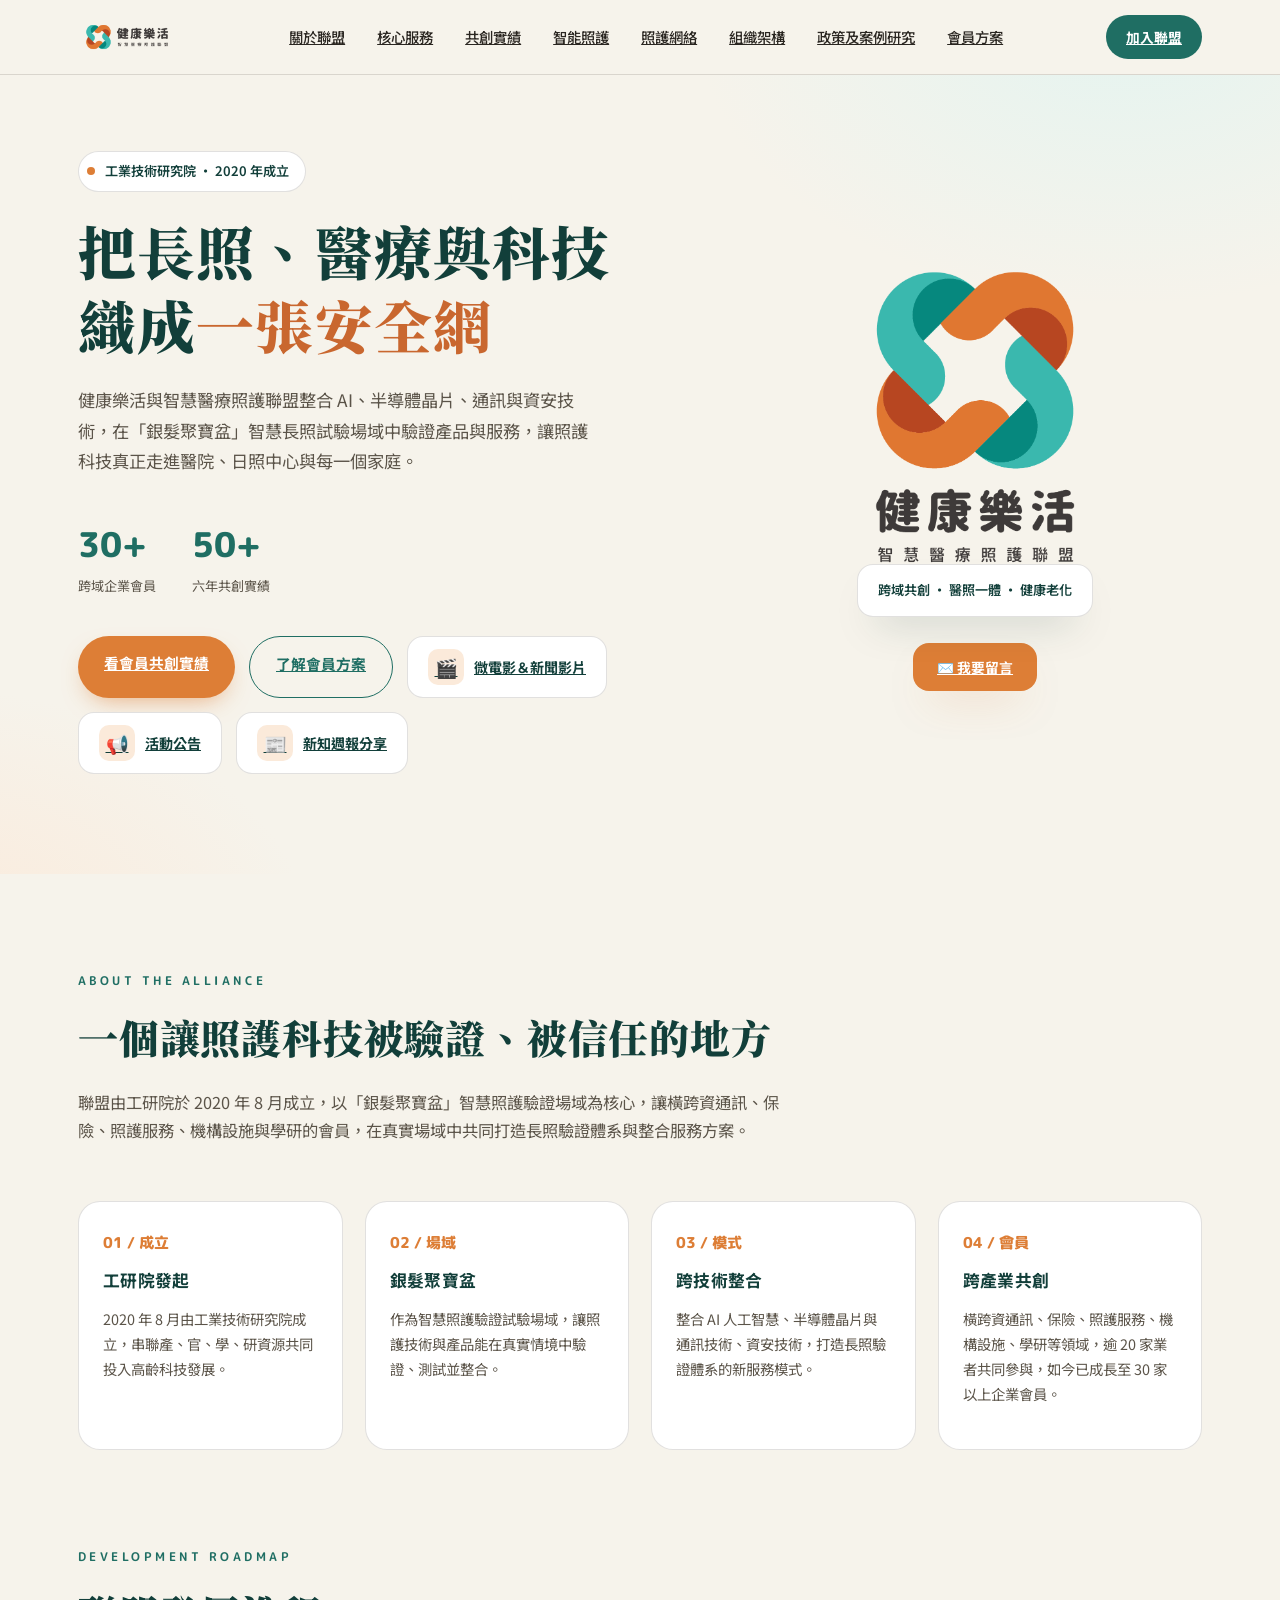
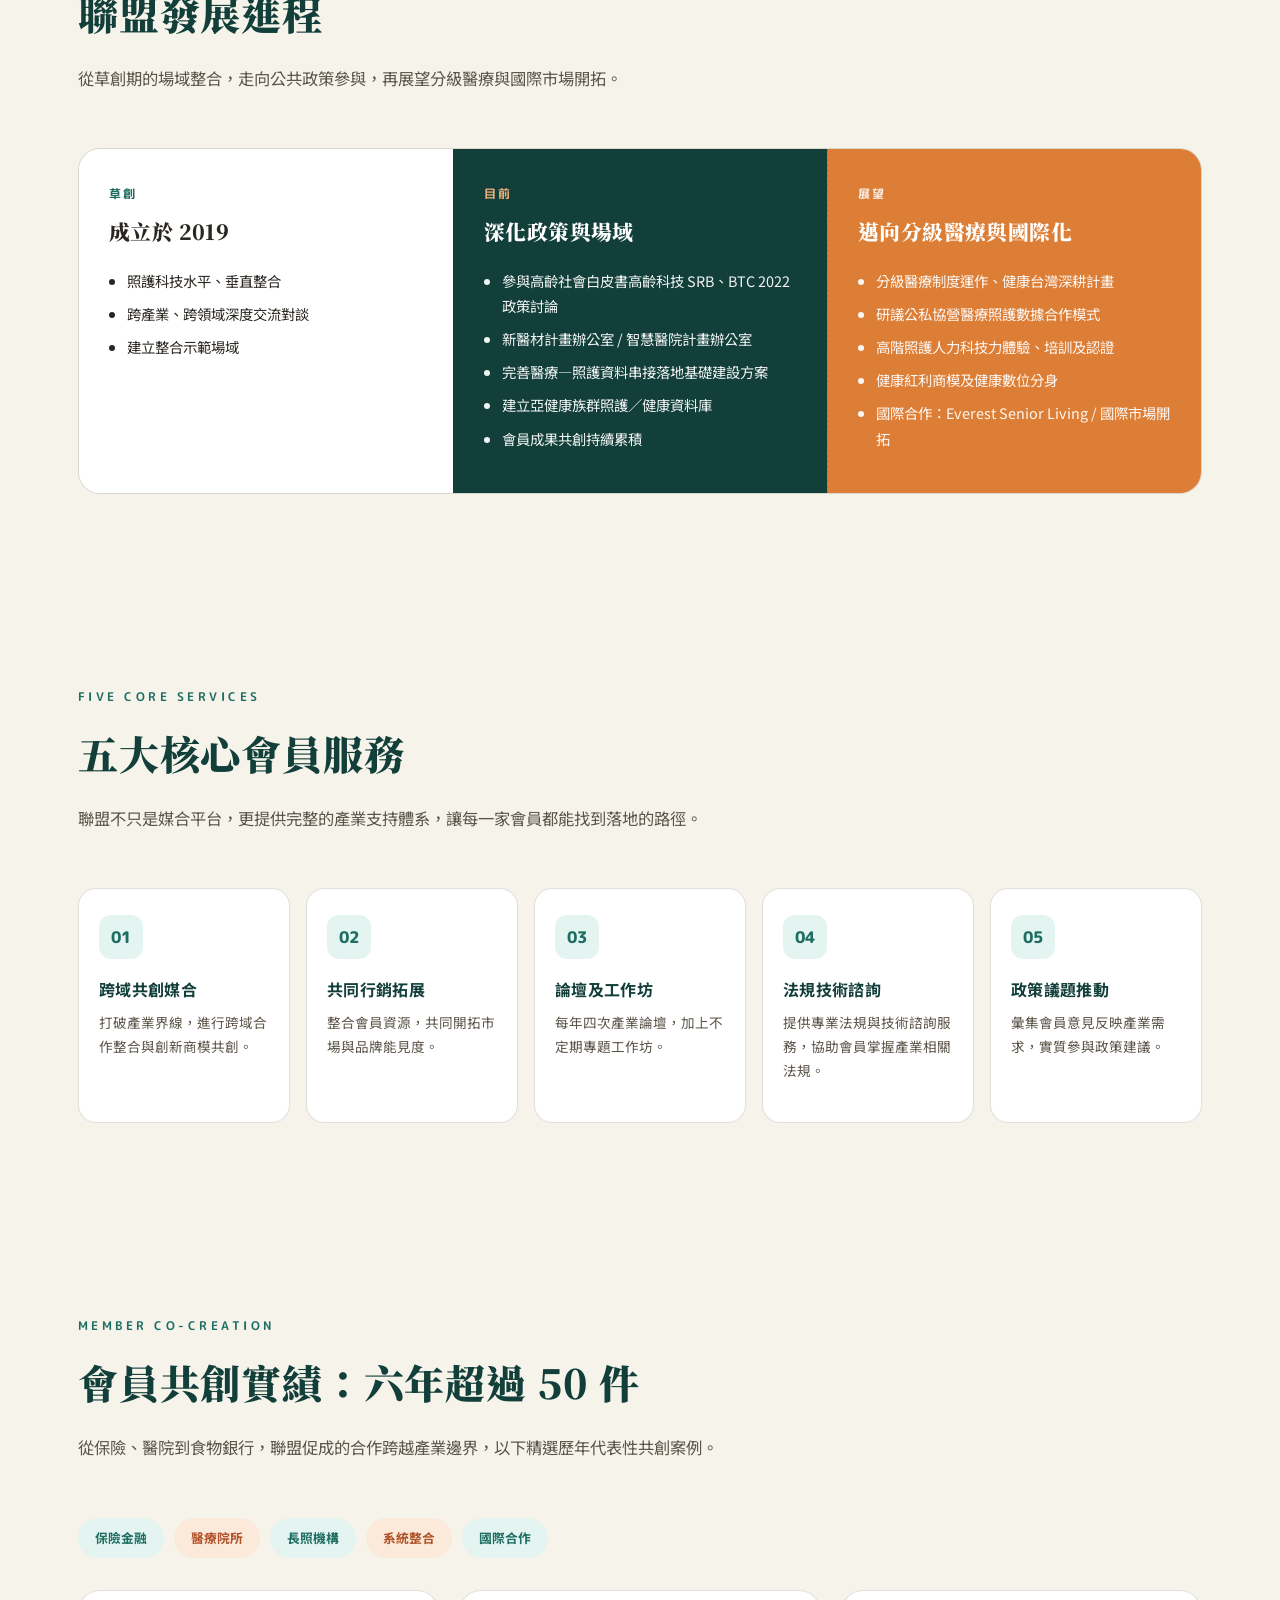
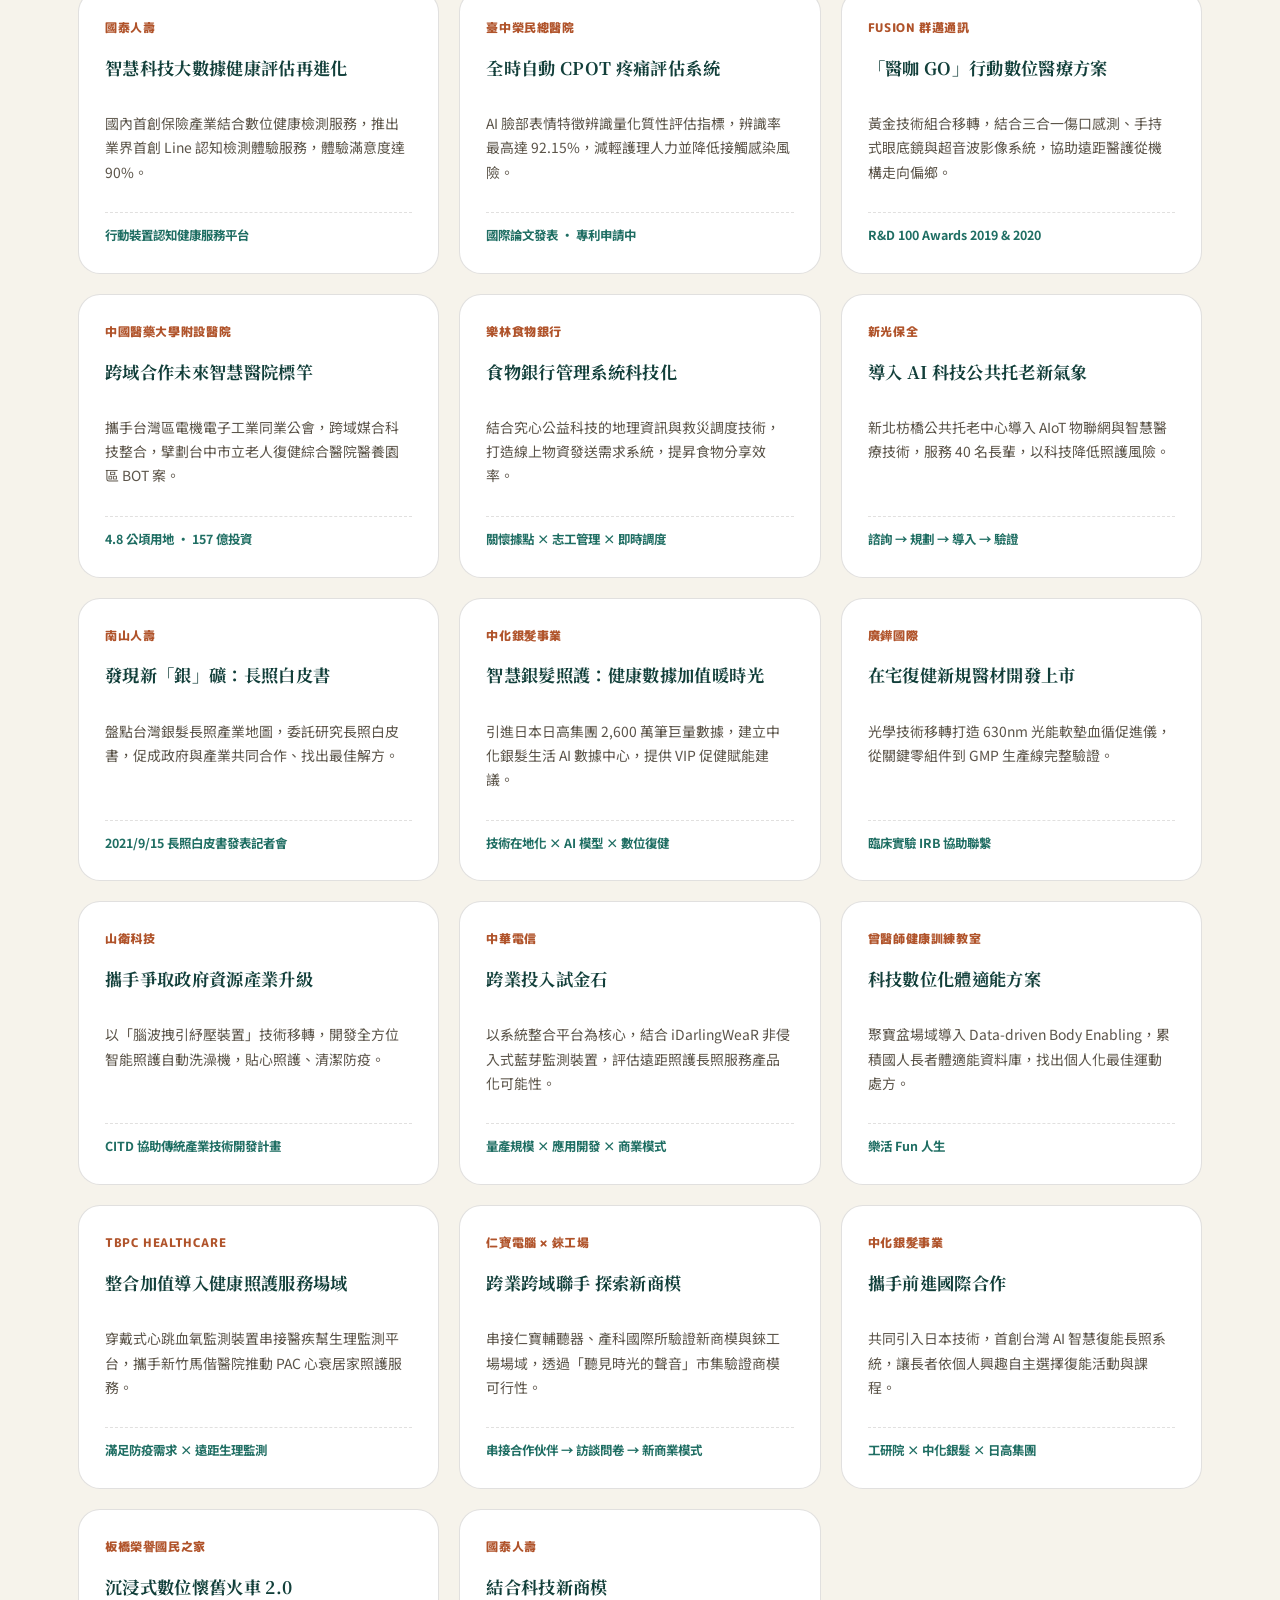
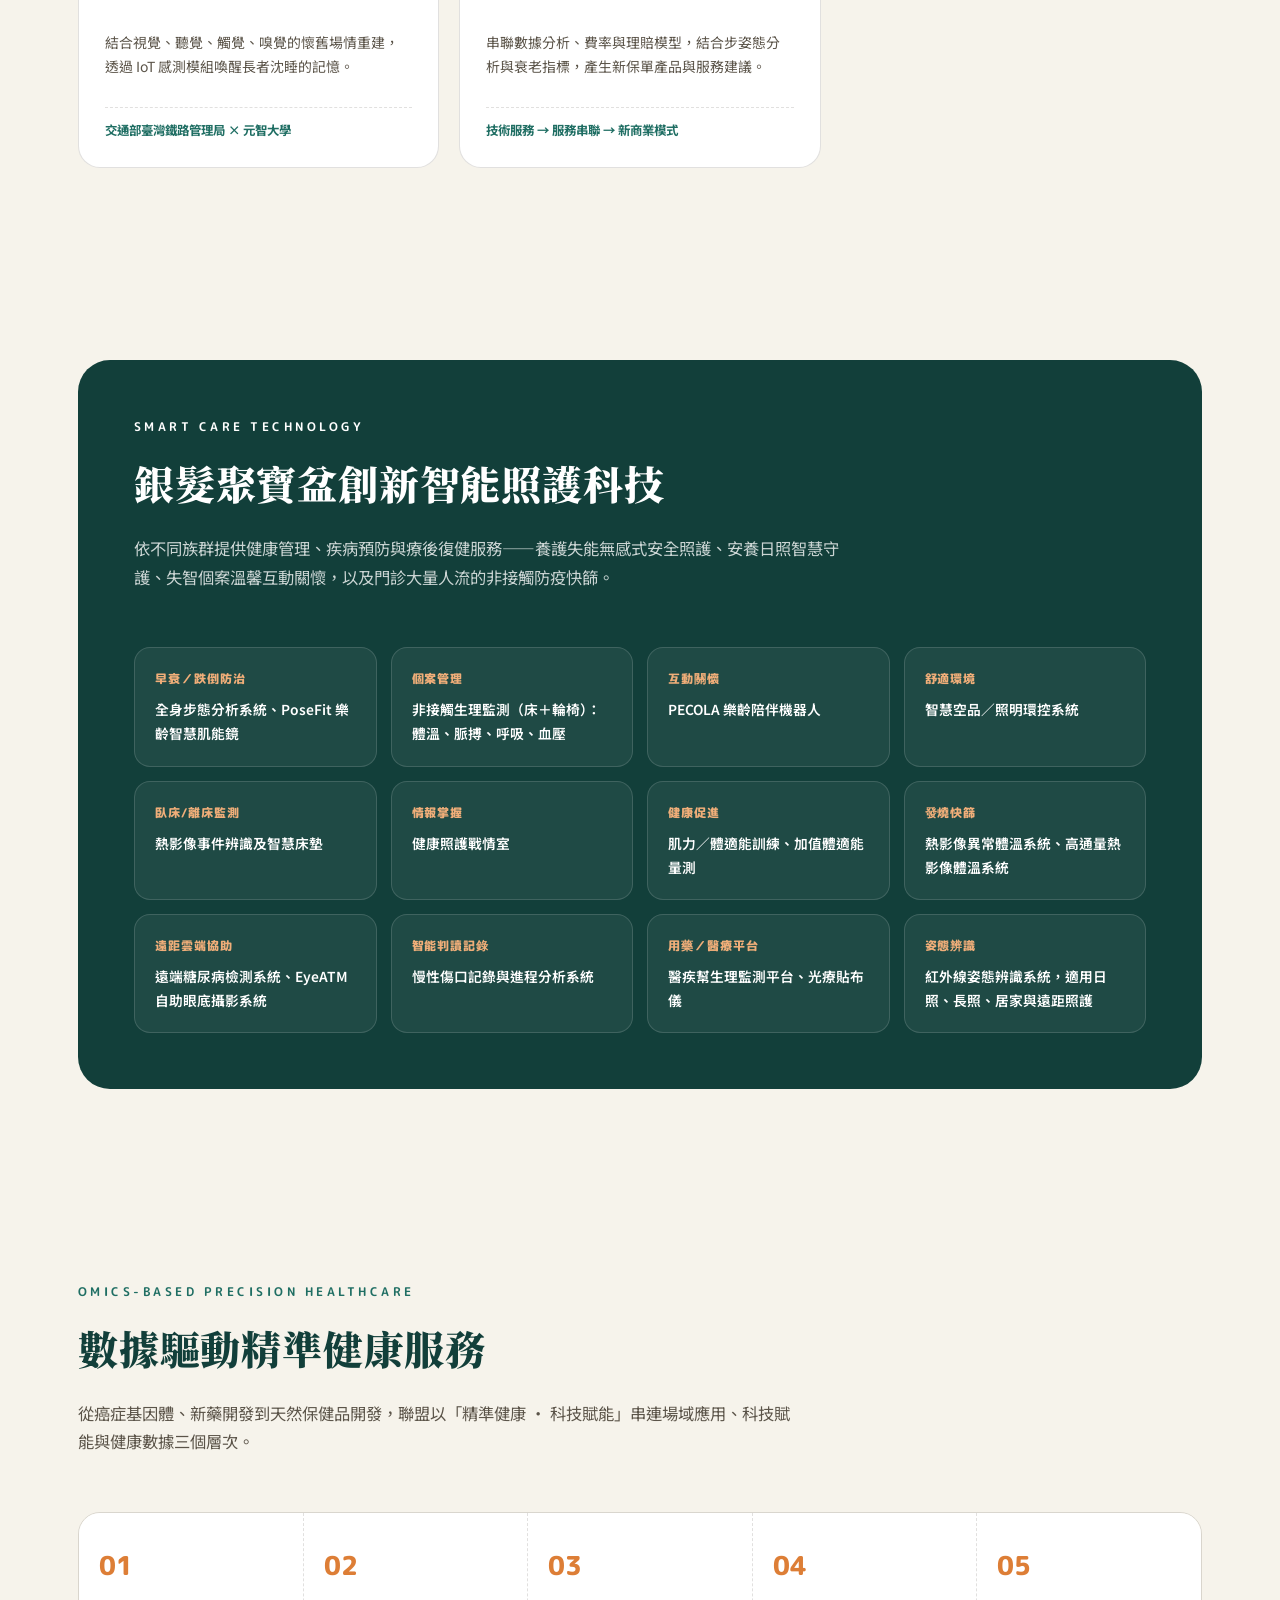
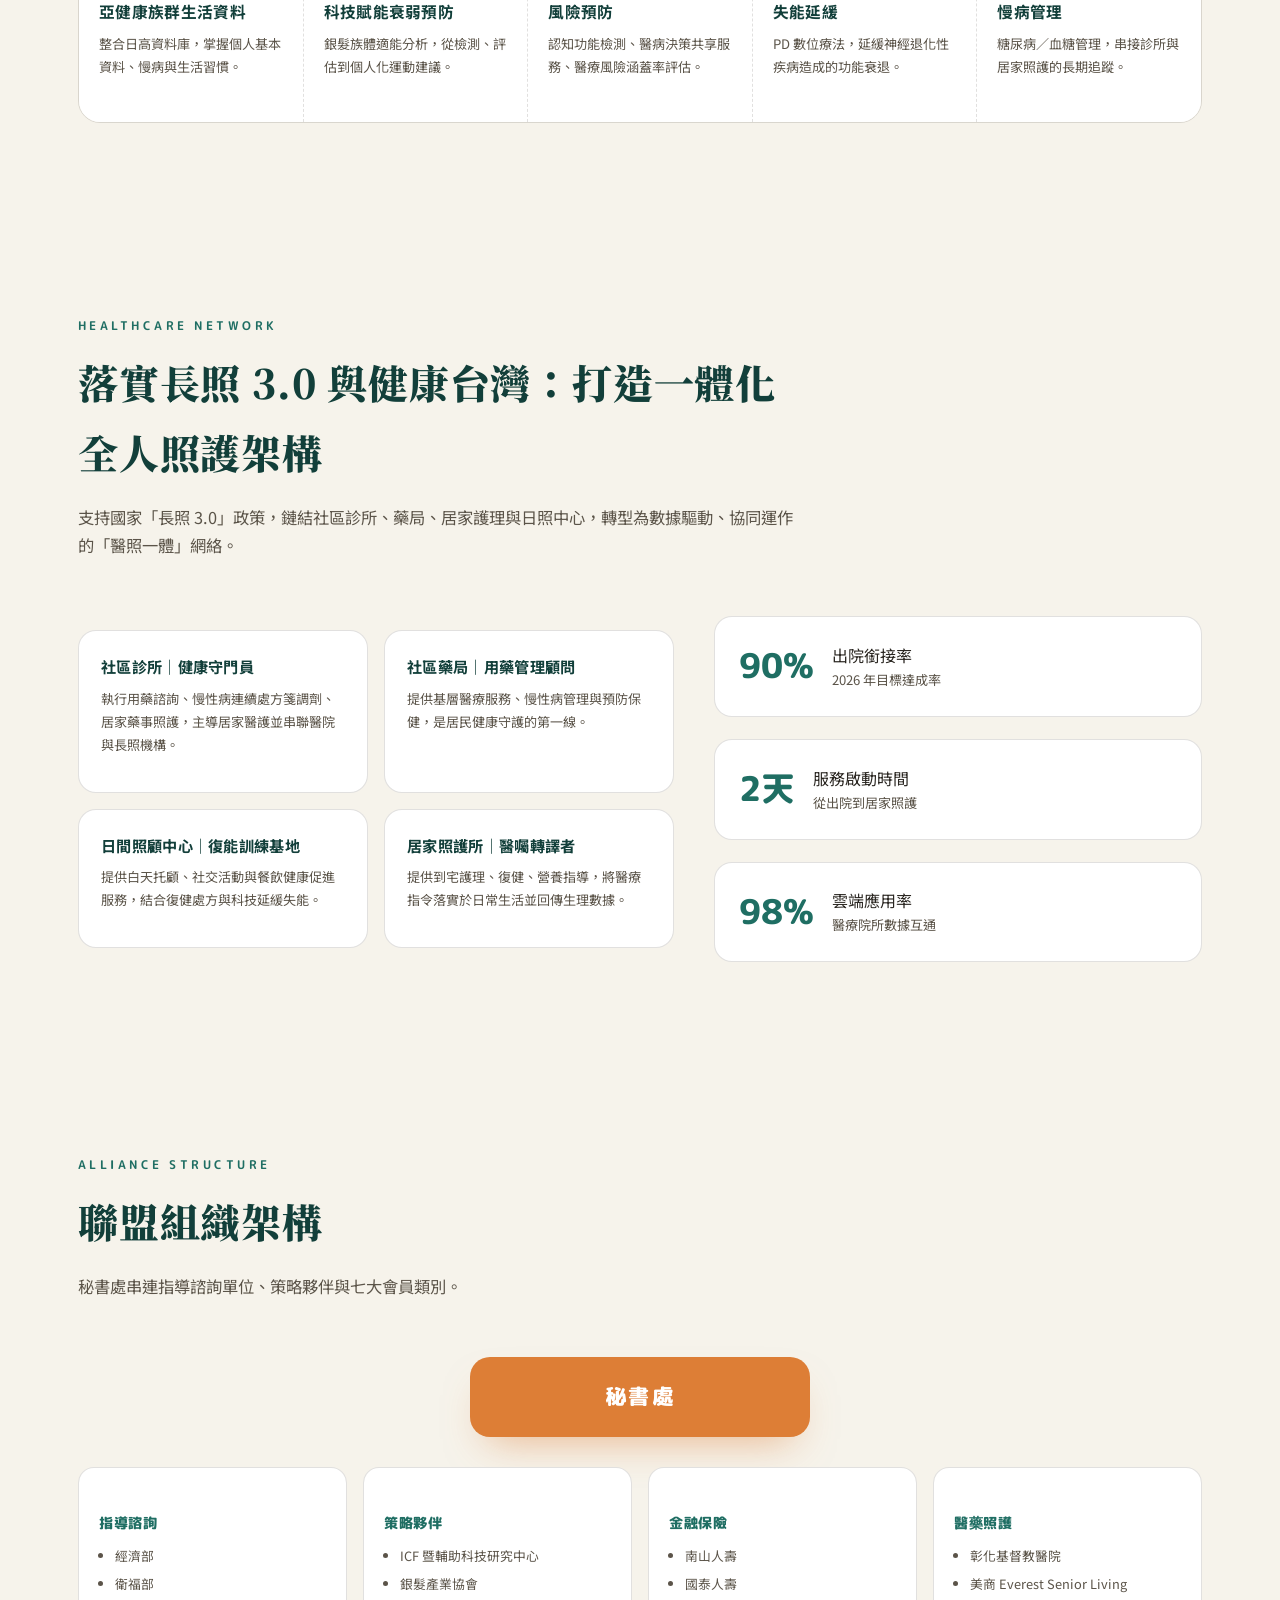
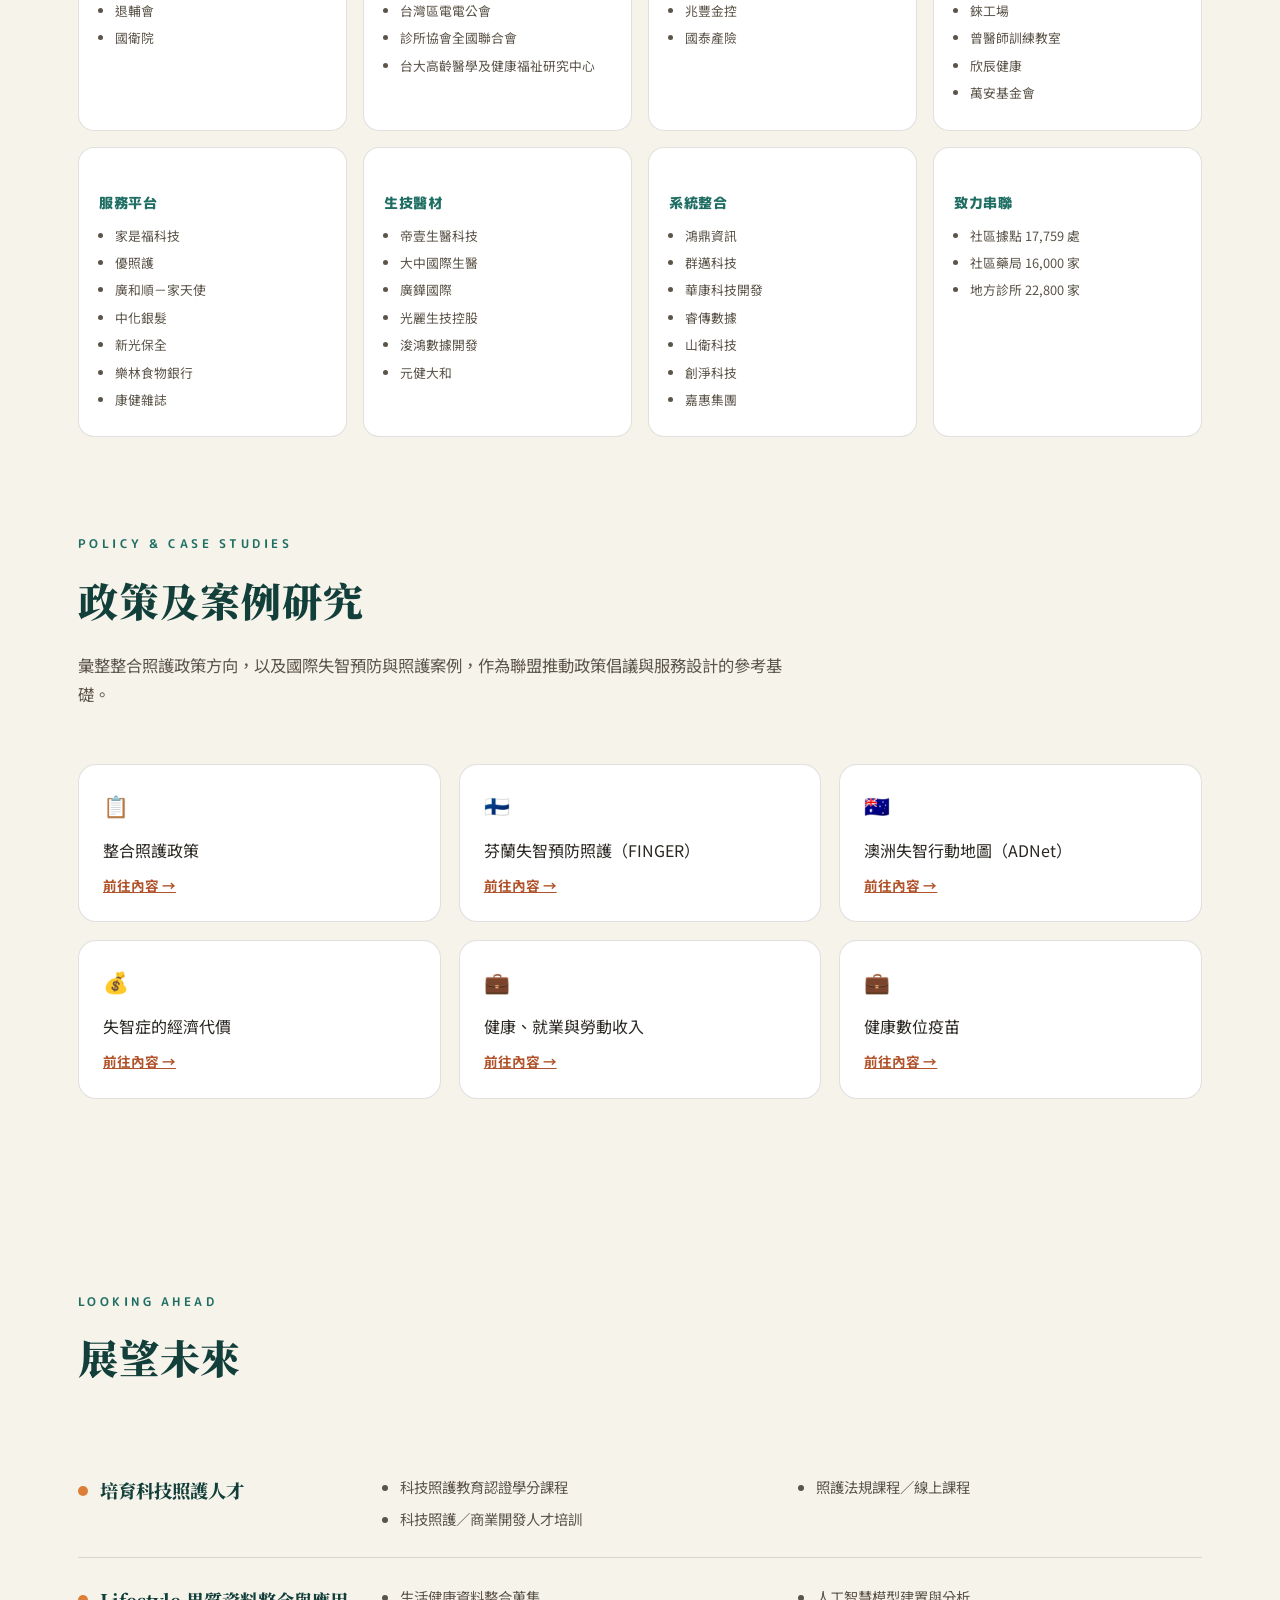
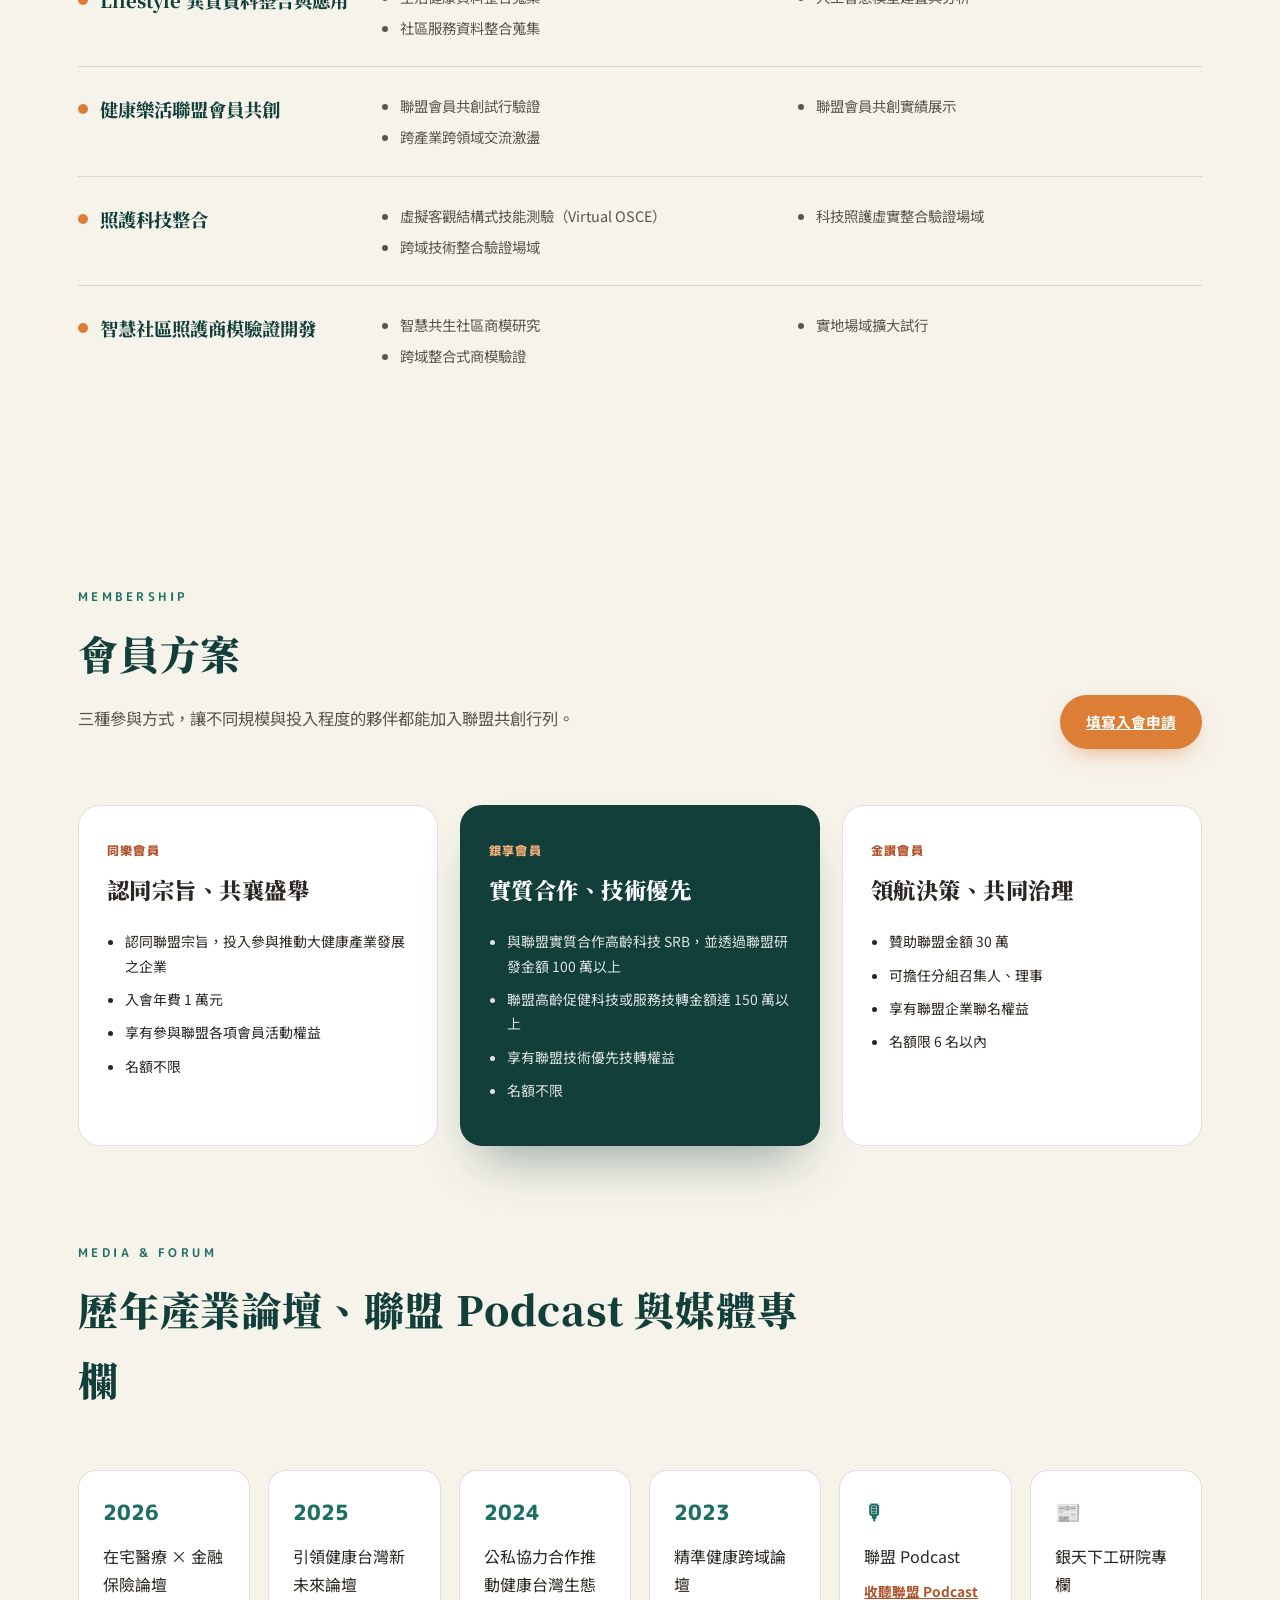
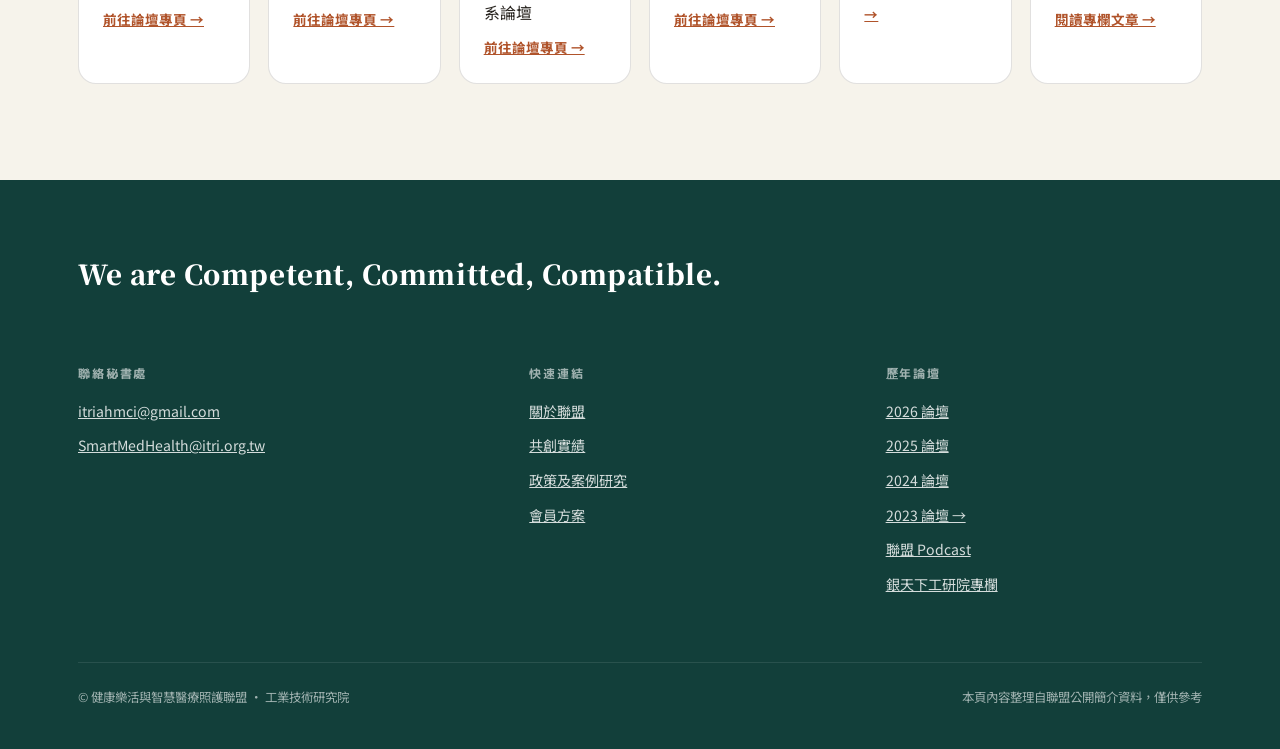
<file: index.html>
<html lang="zh-Hant">
<head><!-- Google tag (gtag.js) -->
<script async src="https://www.googletagmanager.com/gtag/js?id=G-NW3ZSP789E"></script>
<script>
  window.dataLayer = window.dataLayer || [];
  function gtag(){dataLayer.push(arguments);}
  gtag('js', new Date());

  gtag('config', 'G-NW3ZSP789E');
</script>
<meta charset="UTF-8">
<meta name="viewport" content="width=device-width, initial-scale=1.0">
<title>健康樂活與智慧醫療照護聯盟</title>
<link rel="preconnect" href="https://fonts.googleapis.com">
<link rel="preconnect" href="https://fonts.gstatic.com" crossorigin>
<link href="https://fonts.googleapis.com/css2?family=Noto+Serif+TC:wght@600;700;900&family=Noto+Sans+TC:wght@400;500;600;700&family=M+PLUS+Rounded+1c:wght@500;700;800&display=swap" rel="stylesheet">
<style>
  :root{
    --teal-900:#123F3A;
    --teal-700:#1F6E63;
    --teal-500:#3AA697;
    --teal-300:#7FCBBE;
    --teal-100:#E4F4F0;
    --orange-700:#B0532A;
    --orange-500:#DD7E36;
    --orange-300:#F0AE79;
    --orange-100:#FBEADA;
    --sand:#F6F3EB;
    --sand-deep:#EFEADD;
    --ink:#2A2621;
    --ink-soft:#5B5449;
    --line:rgba(42,38,33,.14);
    --radius:22px;
  }
  *{box-sizing:border-box;}
  html{scroll-behavior:smooth;}
  body{
    margin:0;
    background:var(--sand);
    color:var(--ink);
    font-family:"Noto Sans TC","Noto Sans",sans-serif;
    line-height:1.75;
    -webkit-font-smoothing:antialiased;
  }
  h1,h2,h3,h4{
    font-family:"Noto Serif TC",serif;
    font-weight:900;
    margin:0;
    letter-spacing:.02em;
  }
  .eyebrow{
    font-family:"M PLUS Rounded 1c",sans-serif;
    font-weight:700;
    font-size:.78rem;
    letter-spacing:.28em;
    text-transform:uppercase;
    color:var(--teal-700);
  }
  a{color:inherit;}
  img{max-width:100%;display:block;}
  .wrap{max-width:1180px;margin:0 auto;padding:0 28px;}
  section{padding:96px 0;position:relative;}
  .section-head{max-width:720px;margin-bottom:56px;}
  .section-head h2{font-size:clamp(1.7rem,3.2vw,2.5rem);margin-top:10px;color:var(--teal-900);}
  .section-head p{color:var(--ink-soft);margin-top:16px;font-size:1.02rem;}

  /* ---------- NAV ---------- */
  .nav{
    position:sticky;top:0;z-index:50;
    background:rgba(246,243,235,.88);
    backdrop-filter:blur(10px);
    border-bottom:1px solid var(--line);
  }
  .nav .wrap{display:flex;align-items:center;justify-content:space-between;height:74px;}
  .nav-brand{display:flex;align-items:center;gap:10px;font-family:"Noto Serif TC",serif;font-weight:900;font-size:1.05rem;color:var(--teal-900);}
  .nav-brand img{height:34px;width:auto;}
  .nav-links{display:flex;gap:28px;font-size:.9rem;font-weight:500;list-style:none;padding:0;margin:0;}
  .nav-links a{padding:6px 2px;border-bottom:2px solid transparent;transition:border-color .2s, color .2s;}
  .nav-links a:hover{border-color:var(--orange-500);color:var(--orange-700);}
  .nav-cta{
    background:var(--teal-700);color:#fff;padding:10px 20px;border-radius:999px;
    font-size:.86rem;font-weight:700;white-space:nowrap;
  }
  @media(max-width:920px){.nav-links{display:none;}}

  /* ---------- HERO ---------- */
  .hero{
    padding:76px 0 100px;
    background:
      radial-gradient(620px 420px at 88% -8%, var(--teal-100) 0%, rgba(228,244,240,0) 70%),
      radial-gradient(560px 380px at -6% 110%, var(--orange-100) 0%, rgba(251,234,218,0) 70%);
    overflow:hidden;
  }
  .hero .wrap{display:grid;grid-template-columns:1.15fr .85fr;gap:56px;align-items:center;}
  .hero-tag{display:inline-flex;align-items:center;gap:10px;background:#fff;border:1px solid var(--line);padding:8px 16px 8px 8px;border-radius:999px;font-size:.82rem;font-weight:600;color:var(--teal-900);}
  .hero-tag span.dot{width:8px;height:8px;border-radius:50%;background:var(--orange-500);}
  .hero h1{font-size:clamp(2.3rem,4.6vw,3.6rem);line-height:1.28;margin-top:22px;color:var(--teal-900);}
  .hero h1 em{font-style:normal;color:var(--orange-600,#c9672f);position:relative;}
  .hero p.lead{margin-top:24px;font-size:1.08rem;color:var(--ink-soft);max-width:52ch;}
  .hero-stats{display:flex;gap:36px;margin-top:40px;flex-wrap:wrap;}
  .hero-stats .stat b{display:block;font-family:"M PLUS Rounded 1c",sans-serif;font-size:2.1rem;font-weight:800;color:var(--teal-700);}
  .hero-stats .stat span{font-size:.82rem;color:var(--ink-soft);}
  .hero-actions{margin-top:38px;display:flex;gap:14px;flex-wrap:wrap;}
  .btn-primary{background:var(--orange-500);color:#fff;padding:14px 26px;border-radius:999px;font-weight:700;font-size:.92rem;box-shadow:0 10px 24px -10px rgba(221,126,54,.65);}
  .btn-ghost{border:1.5px solid var(--teal-700);color:var(--teal-800,#1f6e63);padding:14px 26px;border-radius:999px;font-weight:700;font-size:.92rem;}
  .quick-box{
    display:flex;align-items:center;gap:10px;
    background:#fff;border:1.5px solid var(--line);border-radius:16px;
    padding:12px 20px;font-weight:700;font-size:.88rem;color:var(--teal-900);
    transition:transform .2s ease, box-shadow .2s ease, border-color .2s ease;
  }
  .quick-box:hover{transform:translateY(-3px);box-shadow:0 16px 30px -18px rgba(20,60,55,.4);border-color:var(--teal-500);}
  .quick-box .qb-ic{
    width:36px;height:36px;border-radius:10px;background:var(--orange-100);color:var(--orange-700);
    display:flex;align-items:center;justify-content:center;font-size:1.15rem;flex-shrink:0;
  }

  /* interlock motif */
  .interlock-wrap{position:relative;display:flex;align-items:center;justify-content:center;}
  .interlock{width:100%;max-width:300px;height:auto;}
  .interlock-card{
    position:absolute;bottom:-18px;left:50%;transform:translateX(-50%);
    background:#fff;border:1px solid var(--line);border-radius:16px;padding:14px 20px;
    box-shadow:0 20px 40px -20px rgba(20,60,55,.35);font-size:.82rem;font-weight:600;color:var(--teal-900);
    white-space:nowrap;
  }
  .interlock-col{display:flex;flex-direction:column;align-items:center;gap:44px;}
  .interlock-card-link{
    background:var(--orange-500);border-radius:16px;padding:12px 24px;
    box-shadow:0 20px 40px -20px rgba(221,126,54,.5);font-size:.86rem;font-weight:700;color:#fff;
    white-space:nowrap;display:inline-flex;align-items:center;gap:8px;
    transition:transform .2s ease, box-shadow .2s ease, background .2s ease;
  }
  .interlock-card-link:hover{transform:translateY(-3px);box-shadow:0 16px 30px -18px rgba(221,126,54,.7);background:var(--orange-600,#c9672f);}

  /* ---------- ABOUT ---------- */
  .about-grid{display:grid;grid-template-columns:repeat(4,1fr);gap:22px;}
  .about-card{
    background:#fff;border:1px solid var(--line);border-radius:var(--radius);padding:28px 24px;
  }
  .about-card .num{font-family:"M PLUS Rounded 1c",sans-serif;font-weight:800;color:var(--orange-500);font-size:.95rem;}
  .about-card h4{font-size:1.05rem;margin-top:10px;color:var(--teal-900);font-family:"Noto Sans TC";font-weight:700;}
  .about-card p{margin-top:10px;font-size:.9rem;color:var(--ink-soft);}
  @media(max-width:920px){.about-grid{grid-template-columns:1fr 1fr;}}
  @media(max-width:560px){.about-grid{grid-template-columns:1fr;}}

  /* ---------- TIMELINE ---------- */
  .timeline{
    display:grid;grid-template-columns:repeat(3,1fr);gap:0;
    border-radius:var(--radius);overflow:hidden;border:1px solid var(--line);
  }
  .tl-col{padding:34px 30px;background:#fff;position:relative;}
  .tl-col + .tl-col{border-left:1px dashed var(--line);}
  .tl-col.now{background:var(--teal-900);color:#fff;}
  .tl-col.now .tl-eyebrow{color:var(--orange-300);}
  .tl-col.next{background:var(--orange-500);color:#fff;}
  .tl-col.next .tl-eyebrow{color:#fff;opacity:.85;}
  .tl-eyebrow{font-family:"M PLUS Rounded 1c",sans-serif;font-weight:700;font-size:.78rem;letter-spacing:.2em;text-transform:uppercase;color:var(--teal-700);}
  .tl-col h3{font-size:1.3rem;margin-top:8px;}
  .tl-col ul{margin:18px 0 0;padding-left:18px;font-size:.9rem;}
  .tl-col li{margin-bottom:8px;}
  .tl-col.now li, .tl-col.next li{opacity:.94;}
  @media(max-width:860px){.timeline{grid-template-columns:1fr;}.tl-col+.tl-col{border-left:none;border-top:1px dashed var(--line);}}

  /* ---------- SERVICE CARDS ---------- */
  .service-row{display:grid;grid-template-columns:repeat(5,1fr);gap:16px;}
  .service-card{
    background:#fff;border:1px solid var(--line);border-radius:18px;padding:26px 20px;text-align:left;
    transition:transform .25s ease, box-shadow .25s ease;
  }
  .service-card:hover{transform:translateY(-6px);box-shadow:0 22px 40px -22px rgba(20,60,55,.3);}
  .service-card .ic{
    width:44px;height:44px;border-radius:12px;background:var(--teal-100);color:var(--teal-700);
    display:flex;align-items:center;justify-content:center;font-weight:800;font-family:"M PLUS Rounded 1c";
    margin-bottom:16px;
  }
  .service-card h4{font-size:1rem;color:var(--teal-900);font-family:"Noto Sans TC";font-weight:700;}
  .service-card p{margin-top:8px;font-size:.85rem;color:var(--ink-soft);}
  @media(max-width:980px){.service-row{grid-template-columns:repeat(2,1fr);}}
  @media(max-width:560px){.service-row{grid-template-columns:1fr;}}

  /* ---------- SHOWCASE ---------- */
  .filter-row{display:flex;gap:10px;flex-wrap:wrap;margin-bottom:32px;}
  .tag{
    font-size:.8rem;font-weight:700;padding:8px 16px;border-radius:999px;
    background:#fff;border:1px solid var(--line);color:var(--ink-soft);
  }
  .tag.teal{background:var(--teal-100);color:var(--teal-700);border-color:transparent;}
  .tag.orange{background:var(--orange-100);color:var(--orange-700);border-color:transparent;}
  .case-grid{display:grid;grid-template-columns:repeat(3,1fr);gap:20px;}
  .case-card{
    background:#fff;border:1px solid var(--line);border-radius:var(--radius);padding:26px;
    display:flex;flex-direction:column;gap:14px;
  }
  .case-card .partner{
    font-family:"M PLUS Rounded 1c",sans-serif;font-weight:800;font-size:.78rem;letter-spacing:.05em;
    color:var(--orange-700);text-transform:uppercase;
  }
  .case-card h4{font-size:1.08rem;color:var(--teal-900);font-family:"Noto Serif TC";font-weight:700;}
  .case-card p{font-size:.87rem;color:var(--ink-soft);flex:1;}
  .case-card .meta{font-size:.78rem;color:var(--teal-700);font-weight:700;border-top:1px dashed var(--line);padding-top:12px;}
  @media(max-width:980px){.case-grid{grid-template-columns:1fr 1fr;}}
  @media(max-width:640px){.case-grid{grid-template-columns:1fr;}}

  /* ---------- TECH GRID ---------- */
  .tech-panel{
    background:var(--teal-900);color:#fff;border-radius:32px;padding:56px;
  }
  .tech-panel .section-head h2, .tech-panel .eyebrow, .tech-panel .section-head p{color:#fff;}
  .tech-panel .section-head p{opacity:.78;}
  .tech-grid{display:grid;grid-template-columns:repeat(4,1fr);gap:14px;}
  .tech-item{
    background:rgba(255,255,255,.06);border:1px solid rgba(255,255,255,.14);border-radius:16px;
    padding:20px;font-size:.86rem;font-weight:600;
  }
  .tech-item span{display:block;font-family:"M PLUS Rounded 1c";font-weight:800;color:var(--orange-300);font-size:.75rem;letter-spacing:.08em;margin-bottom:8px;}
  @media(max-width:980px){.tech-grid{grid-template-columns:repeat(2,1fr);}.tech-panel{padding:36px 24px;}}

  /* ---------- PRECISION HEALTH ---------- */
  .pillar-row{display:flex;gap:0;border-radius:var(--radius);overflow:hidden;border:1px solid var(--line);}
  .pillar{flex:1;background:#fff;padding:30px 20px;position:relative;}
  .pillar+.pillar{border-left:1px dashed var(--line);}
  .pillar .idx{font-family:"M PLUS Rounded 1c";font-weight:800;color:var(--orange-500);font-size:1.6rem;}
  .pillar h4{margin-top:10px;font-size:.98rem;color:var(--teal-900);font-family:"Noto Sans TC";font-weight:700;}
  .pillar p{margin-top:8px;font-size:.82rem;color:var(--ink-soft);}
  @media(max-width:920px){.pillar-row{flex-direction:column;}.pillar+.pillar{border-left:none;border-top:1px dashed var(--line);}}

  /* ---------- CARE NETWORK ---------- */
  .network-wrap{display:grid;grid-template-columns:1.1fr .9fr;gap:40px;align-items:center;}
  .network-cards{display:grid;grid-template-columns:1fr 1fr;gap:16px;}
  .network-card{background:#fff;border:1px solid var(--line);border-radius:18px;padding:22px;}
  .network-card h4{font-size:.95rem;color:var(--teal-900);font-family:"Noto Sans TC";font-weight:700;}
  .network-card p{font-size:.82rem;color:var(--ink-soft);margin-top:8px;}
  .stat-stack{display:flex;flex-direction:column;gap:22px;}
  .stat-ring{
    display:flex;align-items:center;gap:18px;background:#fff;border:1px solid var(--line);border-radius:18px;padding:20px 24px;
  }
  .stat-ring b{font-family:"M PLUS Rounded 1c";font-size:2.1rem;color:var(--teal-700);font-weight:800;}
  .stat-ring div span{display:block;font-size:.82rem;color:var(--ink-soft);}
  @media(max-width:920px){.network-wrap{grid-template-columns:1fr;}.network-cards{grid-template-columns:1fr 1fr;}}

  /* ---------- ORG CHART ---------- */
  .org-center{
    text-align:center;background:var(--orange-500);color:#fff;border-radius:20px;padding:22px;max-width:340px;margin:0 auto 30px;
    box-shadow:0 20px 40px -18px rgba(221,126,54,.55);
  }
  .org-center b{display:block;font-family:"Noto Serif TC";font-weight:800;font-size:1rem;}
  .org-grid{display:grid;grid-template-columns:repeat(4,1fr);gap:16px;}
  .org-box{background:#fff;border:1px solid var(--line);border-radius:16px;padding:20px;}
  .org-box h5{font-size:.86rem;color:var(--teal-700);font-family:"M PLUS Rounded 1c";font-weight:800;letter-spacing:.05em;margin-bottom:10px;}
  .org-box ul{margin:0;padding-left:16px;font-size:.8rem;color:var(--ink-soft);}
  .org-box li{margin-bottom:5px;}
  @media(max-width:980px){.org-grid{grid-template-columns:1fr 1fr;}}
  @media(max-width:560px){.org-grid{grid-template-columns:1fr;}}

  /* ---------- ROADMAP ---------- */
  .roadmap{display:flex;flex-direction:column;gap:0;}
  .rm-row{display:grid;grid-template-columns:280px 1fr;gap:24px;padding:26px 0;border-top:1px solid var(--line);align-items:start;}
  .rm-row:first-child{border-top:none;}
  .rm-label{
    font-family:"Noto Serif TC";font-weight:800;font-size:1.15rem;color:var(--teal-900);
    display:flex;align-items:center;gap:12px;
  }
  .rm-label .dot{width:10px;height:10px;border-radius:50%;background:var(--orange-500);flex-shrink:0;}
  .rm-row ul{margin:0;padding-left:18px;font-size:.9rem;color:var(--ink-soft);columns:2;column-gap:30px;}
  .rm-row li{margin-bottom:6px;break-inside:avoid;}
  @media(max-width:760px){.rm-row{grid-template-columns:1fr;}.rm-row ul{columns:1;}}

  /* ---------- MEMBERSHIP ---------- */
  .plan-grid{display:grid;grid-template-columns:repeat(3,1fr);gap:22px;}
  .plan-card{background:#fff;border:1px solid var(--line);border-radius:var(--radius);padding:34px 28px;position:relative;}
  .plan-card.featured{background:var(--teal-900);color:#fff;transform:translateY(-10px);box-shadow:0 30px 50px -22px rgba(18,63,58,.45);}
  .plan-card.featured p, .plan-card.featured li{color:rgba(255,255,255,.86);}
  .plan-card .tier{font-family:"M PLUS Rounded 1c";font-weight:800;font-size:.78rem;letter-spacing:.1em;text-transform:uppercase;color:var(--orange-600,#b0532a);}
  .plan-card.featured .tier{color:var(--orange-300);}
  .plan-card h3{font-size:1.4rem;margin-top:8px;}
  .plan-card ul{margin:20px 0 0;padding-left:18px;font-size:.87rem;}
  .plan-card li{margin-bottom:9px;}
  @media(max-width:980px){.plan-grid{grid-template-columns:1fr;}.plan-card.featured{transform:none;}}

  /* ---------- FORUMS / FOOTER ---------- */
  .forum-row{display:grid;grid-template-columns:repeat(3,1fr);gap:18px;}
  .forum-card{background:#fff;border:1px solid var(--line);border-radius:18px;padding:24px;display:flex;flex-direction:column;gap:10px;}
  .forum-card .yr{font-family:"M PLUS Rounded 1c";font-weight:800;color:var(--teal-700);font-size:1.3rem;}
  .forum-card a{font-size:.85rem;font-weight:700;color:var(--orange-700);}
  @media(max-width:860px){.forum-row{grid-template-columns:1fr !important;}}

  footer{background:var(--teal-900);color:#fff;padding:70px 0 40px;}
  footer h3{font-size:1.7rem;}
  footer .foot-grid{display:grid;grid-template-columns:1.3fr 1fr 1fr;gap:40px;margin-top:44px;}
  footer .foot-col a{display:block;font-size:.88rem;opacity:.82;margin-bottom:10px;}
  footer .foot-col h5{font-family:"M PLUS Rounded 1c";font-size:.78rem;letter-spacing:.15em;text-transform:uppercase;opacity:.6;margin-bottom:14px;}
  .foot-bottom{margin-top:56px;padding-top:24px;border-top:1px solid rgba(255,255,255,.16);font-size:.78rem;opacity:.6;display:flex;justify-content:space-between;flex-wrap:wrap;gap:10px;}
  @media(max-width:820px){footer .foot-grid{grid-template-columns:1fr 1fr;}}

  .reveal{opacity:0;transform:translateY(18px);transition:opacity .7s ease, transform .7s ease;}
  .reveal.show{opacity:1;transform:none;}
</style>
</head>
<body>

<nav class="nav">
  <div class="wrap">
    <div class="nav-brand"><img src="[data-uri]" alt="健康樂活與智慧醫療照護聯盟"></div>
    <ul class="nav-links">
      <li><a href="#about">關於聯盟</a></li>
      <li><a href="#services">核心服務</a></li>
      <li><a href="#cases">共創實績</a></li>
      <li><a href="#tech">智能照護</a></li>
      <li><a href="#network">照護網絡</a></li>
      <li><a href="#org">組織架構</a></li>
      <li><a href="#policy-cases">政策及案例研究</a></li>
      <li><a href="#plans">會員方案</a></li>
    </ul>
    <a class="nav-cta" href="#plans">加入聯盟</a>
  </div>
</nav>

<!-- HERO -->
<header class="hero">
  <div class="wrap">
    <div>
      <div class="hero-tag"><span class="dot"></span>工業技術研究院 · 2020 年成立</div>
      <h1>把長照、醫療與科技<br>織成<em>一張安全網</em></h1>
      <p class="lead">健康樂活與智慧醫療照護聯盟整合 AI、半導體晶片、通訊與資安技術，在「銀髮聚寶盆」智慧長照試驗場域中驗證產品與服務，讓照護科技真正走進醫院、日照中心與每一個家庭。</p>
      <div class="hero-stats">
        <div class="stat"><b>30+</b><span>跨域企業會員</span></div>
        <div class="stat"><b>50+</b><span>六年共創實績</span></div>
      </div>
      <div class="hero-actions">
        <a class="btn-primary" href="#cases">看會員共創實績</a>
        <a class="btn-ghost" href="#plans">了解會員方案</a>
        <a class="quick-box" href="media/index.html">
          <span class="qb-ic">🎬</span>
          <span>微電影＆新聞影片</span>
        </a>
        <a class="quick-box" href="activity/announcement.html">
          <span class="qb-ic">📢</span>
          <span>活動公告</span>
        </a>
        <a class="quick-box" href="news_report/index.html">
          <span class="qb-ic">📰</span>
          <span>新知週報分享</span>
        </a>
      </div>
    </div>
    <div class="interlock-col">
    <div class="interlock-wrap">
      <img class="interlock" src="[data-uri]" alt="健康樂活與智慧醫療照護聯盟">
      <div class="interlock-card">跨域共創 · 醫照一體 · 健康老化</div>
    </div>
    <a class="interlock-card-link" href="guestbook/index.html">✉️ 我要留言</a>
    </div>
  </div>
</header>

<!-- ABOUT -->
<section id="about">
  <div class="wrap">
    <div class="section-head reveal">
      <span class="eyebrow">About the Alliance</span>
      <h2>一個讓照護科技被驗證、被信任的地方</h2>
      <p>聯盟由工研院於 2020 年 8 月成立，以「銀髮聚寶盆」智慧照護驗證場域為核心，讓橫跨資通訊、保險、照護服務、機構設施與學研的會員，在真實場域中共同打造長照驗證體系與整合服務方案。</p>
    </div>
    <div class="about-grid">
      <div class="about-card reveal">
        <div class="num">01 / 成立</div>
        <h4>工研院發起</h4>
        <p>2020 年 8 月由工業技術研究院成立，串聯產、官、學、研資源共同投入高齡科技發展。</p>
      </div>
      <div class="about-card reveal">
        <div class="num">02 / 場域</div>
        <h4>銀髮聚寶盆</h4>
        <p>作為智慧照護驗證試驗場域，讓照護技術與產品能在真實情境中驗證、測試並整合。</p>
      </div>
      <div class="about-card reveal">
        <div class="num">03 / 模式</div>
        <h4>跨技術整合</h4>
        <p>整合 AI 人工智慧、半導體晶片與通訊技術、資安技術，打造長照驗證體系的新服務模式。</p>
      </div>
      <div class="about-card reveal">
        <div class="num">04 / 會員</div>
        <h4>跨產業共創</h4>
        <p>橫跨資通訊、保險、照護服務、機構設施、學研等領域，逾 20 家業者共同參與，如今已成長至 30 家以上企業會員。</p>
      </div>
    </div>
  </div>
</section>

<!-- TIMELINE -->
<section id="timeline" style="padding-top:0;">
  <div class="wrap">
    <div class="section-head reveal">
      <span class="eyebrow">Development Roadmap</span>
      <h2>聯盟發展進程</h2>
      <p>從草創期的場域整合，走向公共政策參與，再展望分級醫療與國際市場開拓。</p>
    </div>
    <div class="timeline reveal">
      <div class="tl-col">
        <div class="tl-eyebrow">草創</div>
        <h3>成立於 2019</h3>
        <ul>
          <li>照護科技水平、垂直整合</li>
          <li>跨產業、跨領域深度交流對談</li>
          <li>建立整合示範場域</li>
        </ul>
      </div>
      <div class="tl-col now">
        <div class="tl-eyebrow">目前</div>
        <h3>深化政策與場域</h3>
        <ul>
          <li>參與高齡社會白皮書高齡科技 SRB、BTC 2022 政策討論</li>
          <li>新醫材計畫辦公室 / 智慧醫院計畫辦公室</li>
          <li>完善醫療—照護資料串接落地基礎建設方案</li>
          <li>建立亞健康族群照護／健康資料庫</li>
          <li>會員成果共創持續累積</li>
        </ul>
      </div>
      <div class="tl-col next">
        <div class="tl-eyebrow">展望</div>
        <h3>邁向分級醫療與國際化</h3>
        <ul>
          <li>分級醫療制度運作、健康台灣深耕計畫</li>
          <li>研議公私協營醫療照護數據合作模式</li>
          <li>高階照護人力科技力體驗、培訓及認證</li>
          <li>健康紅利商模及健康數位分身</li>
          <li>國際合作：Everest Senior Living / 國際市場開拓</li>
        </ul>
      </div>
    </div>
  </div>
</section>

<!-- FIVE CORE SERVICES -->
<section id="services">
  <div class="wrap">
    <div class="section-head reveal">
      <span class="eyebrow">Five Core Services</span>
      <h2>五大核心會員服務</h2>
      <p>聯盟不只是媒合平台，更提供完整的產業支持體系，讓每一家會員都能找到落地的路徑。</p>
    </div>
    <div class="service-row">
      <div class="service-card reveal"><div class="ic">01</div><h4>跨域共創媒合</h4><p>打破產業界線，進行跨域合作整合與創新商模共創。</p></div>
      <div class="service-card reveal"><div class="ic">02</div><h4>共同行銷拓展</h4><p>整合會員資源，共同開拓市場與品牌能見度。</p></div>
      <div class="service-card reveal"><div class="ic">03</div><h4>論壇及工作坊</h4><p>每年四次產業論壇，加上不定期專題工作坊。</p></div>
      <div class="service-card reveal"><div class="ic">04</div><h4>法規技術諮詢</h4><p>提供專業法規與技術諮詢服務，協助會員掌握產業相關法規。</p></div>
      <div class="service-card reveal"><div class="ic">05</div><h4>政策議題推動</h4><p>彙集會員意見反映產業需求，實質參與政策建議。</p></div>
    </div>
  </div>
</section>

<!-- CASE SHOWCASE -->
<section id="cases">
  <div class="wrap">
    <div class="section-head reveal">
      <span class="eyebrow">Member Co-creation</span>
      <h2>會員共創實績：六年超過 50 件</h2>
      <p>從保險、醫院到食物銀行，聯盟促成的合作跨越產業邊界，以下精選歷年代表性共創案例。</p>
    </div>
    <div class="filter-row reveal">
      <span class="tag teal">保險金融</span>
      <span class="tag orange">醫療院所</span>
      <span class="tag teal">長照機構</span>
      <span class="tag orange">系統整合</span>
      <span class="tag teal">國際合作</span>
    </div>
    <div class="case-grid">
      <div class="case-card reveal">
        <div class="partner">國泰人壽</div>
        <h4>智慧科技大數據健康評估再進化</h4>
        <p>國內首創保險產業結合數位健康檢測服務，推出業界首創 Line 認知檢測體驗服務，體驗滿意度達 90%。</p>
        <div class="meta">行動裝置認知健康服務平台</div>
      </div>
      <div class="case-card reveal">
        <div class="partner">臺中榮民總醫院</div>
        <h4>全時自動 CPOT 疼痛評估系統</h4>
        <p>AI 臉部表情特徵辨識量化質性評估指標，辨識率最高達 92.15%，減輕護理人力並降低接觸感染風險。</p>
        <div class="meta">國際論文發表 · 專利申請中</div>
      </div>
      <div class="case-card reveal">
        <div class="partner">Fusion 群邁通訊</div>
        <h4>「醫咖 GO」行動數位醫療方案</h4>
        <p>黃金技術組合移轉，結合三合一傷口感測、手持式眼底鏡與超音波影像系統，協助遠距醫護從機構走向偏鄉。</p>
        <div class="meta">R&D 100 Awards 2019 & 2020</div>
      </div>
      <div class="case-card reveal">
        <div class="partner">中國醫藥大學附設醫院</div>
        <h4>跨域合作未來智慧醫院標竿</h4>
        <p>攜手台灣區電機電子工業同業公會，跨域媒合科技整合，擘劃台中市立老人復健綜合醫院醫養園區 BOT 案。</p>
        <div class="meta">4.8 公頃用地 · 157 億投資</div>
      </div>
      <div class="case-card reveal">
        <div class="partner">樂林食物銀行</div>
        <h4>食物銀行管理系統科技化</h4>
        <p>結合究心公益科技的地理資訊與救災調度技術，打造線上物資發送需求系統，提昇食物分享效率。</p>
        <div class="meta">關懷據點 × 志工管理 × 即時調度</div>
      </div>
      <div class="case-card reveal">
        <div class="partner">新光保全</div>
        <h4>導入 AI 科技公共托老新氣象</h4>
        <p>新北枋橋公共托老中心導入 AIoT 物聯網與智慧醫療技術，服務 40 名長輩，以科技降低照護風險。</p>
        <div class="meta">諮詢 → 規劃 → 導入 → 驗證</div>
      </div>
      <div class="case-card reveal">
        <div class="partner">南山人壽</div>
        <h4>發現新「銀」礦：長照白皮書</h4>
        <p>盤點台灣銀髮長照產業地圖，委託研究長照白皮書，促成政府與產業共同合作、找出最佳解方。</p>
        <div class="meta">2021/9/15 長照白皮書發表記者會</div>
      </div>
      <div class="case-card reveal">
        <div class="partner">中化銀髮事業</div>
        <h4>智慧銀髮照護：健康數據加值暖時光</h4>
        <p>引進日本日高集團 2,600 萬筆巨量數據，建立中化銀髮生活 AI 數據中心，提供 VIP 促健賦能建議。</p>
        <div class="meta">技術在地化 × AI 模型 × 數位復健</div>
      </div>
      <div class="case-card reveal">
        <div class="partner">廣鏵國際</div>
        <h4>在宅復健新規醫材開發上市</h4>
        <p>光學技術移轉打造 630nm 光能軟墊血循促進儀，從關鍵零組件到 GMP 生產線完整驗證。</p>
        <div class="meta">臨床實驗 IRB 協助聯繫</div>
      </div>
      <div class="case-card reveal">
        <div class="partner">山衛科技</div>
        <h4>攜手爭取政府資源產業升級</h4>
        <p>以「腦波拽引紓壓裝置」技術移轉，開發全方位智能照護自動洗澡機，貼心照護、清潔防疫。</p>
        <div class="meta">CITD 協助傳統產業技術開發計畫</div>
      </div>
      <div class="case-card reveal">
        <div class="partner">中華電信</div>
        <h4>跨業投入試金石</h4>
        <p>以系統整合平台為核心，結合 iDarlingWeaR 非侵入式藍芽監測裝置，評估遠距照護長照服務產品化可能性。</p>
        <div class="meta">量產規模 × 應用開發 × 商業模式</div>
      </div>
      <div class="case-card reveal">
        <div class="partner">曾醫師健康訓練教室</div>
        <h4>科技數位化體適能方案</h4>
        <p>聚寶盆場域導入 Data-driven Body Enabling，累積國人長者體適能資料庫，找出個人化最佳運動處方。</p>
        <div class="meta">樂活 Fun 人生</div>
      </div>
      <div class="case-card reveal">
        <div class="partner">tBPC HealthCare</div>
        <h4>整合加值導入健康照護服務場域</h4>
        <p>穿戴式心跳血氧監測裝置串接醫疾幫生理監測平台，攜手新竹馬偕醫院推動 PAC 心衰居家照護服務。</p>
        <div class="meta">滿足防疫需求 × 遠距生理監測</div>
      </div>
      <div class="case-card reveal">
        <div class="partner">仁寶電腦 × 錸工場</div>
        <h4>跨業跨域聯手 探索新商模</h4>
        <p>串接仁寶輔聽器、產科國際所驗證新商模與錸工場場域，透過「聽見時光的聲音」市集驗證商模可行性。</p>
        <div class="meta">串接合作伙伴 → 訪談問卷 → 新商業模式</div>
      </div>
      <div class="case-card reveal">
        <div class="partner">中化銀髮事業</div>
        <h4>攜手前進國際合作</h4>
        <p>共同引入日本技術，首創台灣 AI 智慧復能長照系統，讓長者依個人興趣自主選擇復能活動與課程。</p>
        <div class="meta">工研院 × 中化銀髮 × 日高集團</div>
      </div>
      <div class="case-card reveal">
        <div class="partner">板橋榮譽國民之家</div>
        <h4>沉浸式數位懷舊火車 2.0</h4>
        <p>結合視覺、聽覺、觸覺、嗅覺的懷舊場情重建，透過 IoT 感測模組喚醒長者沈睡的記憶。</p>
        <div class="meta">交通部臺灣鐵路管理局 × 元智大學</div>
      </div>
      <div class="case-card reveal">
        <div class="partner">國泰人壽</div>
        <h4>結合科技新商模</h4>
        <p>串聯數據分析、費率與理賠模型，結合步姿態分析與衰老指標，產生新保單產品與服務建議。</p>
        <div class="meta">技術服務 → 服務串聯 → 新商業模式</div>
      </div>
    </div>
  </div>
</section>

<!-- TECH ECOSYSTEM -->
<section id="tech">
  <div class="wrap">
    <div class="tech-panel">
      <div class="section-head reveal">
        <span class="eyebrow">Smart Care Technology</span>
        <h2>銀髮聚寶盆創新智能照護科技</h2>
        <p>依不同族群提供健康管理、疾病預防與療後復健服務——養護失能無感式安全照護、安養日照智慧守護、失智個案溫馨互動關懷，以及門診大量人流的非接觸防疫快篩。</p>
      </div>
      <div class="tech-grid">
        <div class="tech-item reveal"><span>早衰／跌倒防治</span>全身步態分析系統、PoseFit 樂齡智慧肌能鏡</div>
        <div class="tech-item reveal"><span>個案管理</span>非接觸生理監測（床＋輪椅）：體溫、脈搏、呼吸、血壓</div>
        <div class="tech-item reveal"><span>互動關懷</span>PECOLA 樂齡陪伴機器人</div>
        <div class="tech-item reveal"><span>舒適環境</span>智慧空品／照明環控系統</div>
        <div class="tech-item reveal"><span>臥床/離床監測</span>熱影像事件辨識及智慧床墊</div>
        <div class="tech-item reveal"><span>情報掌握</span>健康照護戰情室</div>
        <div class="tech-item reveal"><span>健康促進</span>肌力／體適能訓練、加值體適能量測</div>
        <div class="tech-item reveal"><span>發燒快篩</span>熱影像異常體溫系統、高通量熱影像體溫系統</div>
        <div class="tech-item reveal"><span>遠距雲端協助</span>遠端糖尿病檢測系統、EyeATM 自助眼底攝影系統</div>
        <div class="tech-item reveal"><span>智能判讀記錄</span>慢性傷口記錄與進程分析系統</div>
        <div class="tech-item reveal"><span>用藥／醫療平台</span>醫疾幫生理監測平台、光療貼布儀</div>
        <div class="tech-item reveal"><span>姿態辨識</span>紅外線姿態辨識系統，適用日照、長照、居家與遠距照護</div>
      </div>
    </div>
  </div>
</section>

<!-- PRECISION HEALTH -->
<section id="precision">
  <div class="wrap">
    <div class="section-head reveal">
      <span class="eyebrow">Omics-based Precision Healthcare</span>
      <h2>數據驅動精準健康服務</h2>
      <p>從癌症基因體、新藥開發到天然保健品開發，聯盟以「精準健康 · 科技賦能」串連場域應用、科技賦能與健康數據三個層次。</p>
    </div>
    <div class="pillar-row reveal">
      <div class="pillar">
        <div class="idx">01</div>
        <h4>亞健康族群生活資料</h4>
        <p>整合日高資料庫，掌握個人基本資料、慢病與生活習慣。</p>
      </div>
      <div class="pillar">
        <div class="idx">02</div>
        <h4>科技賦能衰弱預防</h4>
        <p>銀髮族體適能分析，從檢測、評估到個人化運動建議。</p>
      </div>
      <div class="pillar">
        <div class="idx">03</div>
        <h4>風險預防</h4>
        <p>認知功能檢測、醫病決策共享服務、醫療風險涵蓋率評估。</p>
      </div>
      <div class="pillar">
        <div class="idx">04</div>
        <h4>失能延緩</h4>
        <p>PD 數位療法，延緩神經退化性疾病造成的功能衰退。</p>
      </div>
      <div class="pillar">
        <div class="idx">05</div>
        <h4>慢病管理</h4>
        <p>糖尿病／血糖管理，串接診所與居家照護的長期追蹤。</p>
      </div>
    </div>
  </div>
</section>

<!-- CARE NETWORK -->
<section id="network">
  <div class="wrap">
    <div class="section-head reveal">
      <span class="eyebrow">Healthcare Network</span>
      <h2>落實長照 3.0 與健康台灣：打造一體化全人照護架構</h2>
      <p>支持國家「長照 3.0」政策，鏈結社區診所、藥局、居家護理與日照中心，轉型為數據驅動、協同運作的「醫照一體」網絡。</p>
    </div>
    <div class="network-wrap">
      <div class="network-cards reveal">
        <div class="network-card">
          <h4>社區診所｜健康守門員</h4>
          <p>執行用藥諮詢、慢性病連續處方箋調劑、居家藥事照護，主導居家醫護並串聯醫院與長照機構。</p>
        </div>
        <div class="network-card">
          <h4>社區藥局｜用藥管理顧問</h4>
          <p>提供基層醫療服務、慢性病管理與預防保健，是居民健康守護的第一線。</p>
        </div>
        <div class="network-card">
          <h4>日間照顧中心｜復能訓練基地</h4>
          <p>提供白天托顧、社交活動與餐飲健康促進服務，結合復健處方與科技延緩失能。</p>
        </div>
        <div class="network-card">
          <h4>居家照護所｜醫囑轉譯者</h4>
          <p>提供到宅護理、復健、營養指導，將醫療指令落實於日常生活並回傳生理數據。</p>
        </div>
      </div>
      <div class="stat-stack reveal">
        <div class="stat-ring"><b>90%</b><div>出院銜接率<span>2026 年目標達成率</span></div></div>
        <div class="stat-ring"><b>2天</b><div>服務啟動時間<span>從出院到居家照護</span></div></div>
        <div class="stat-ring"><b>98%</b><div>雲端應用率<span>醫療院所數據互通</span></div></div>
      </div>
    </div>
  </div>
</section>

<!-- ORG CHART -->
<section id="org">
  <div class="wrap">
    <div class="section-head reveal">
      <span class="eyebrow">Alliance Structure</span>
      <h2>聯盟組織架構</h2>
      <p>秘書處串連指導諮詢單位、策略夥伴與七大會員類別。</p>
    </div>
    <div class="org-center reveal">
      <span style="font-family:'M PLUS Rounded 1c';font-size:1.3rem;font-weight:800;letter-spacing:.1em;">秘書處</span>
    </div>
    <div class="org-grid">
      <div class="org-box reveal"><h5>指導諮詢</h5><ul><li>經濟部</li><li>衛福部</li><li>退輔會</li><li>國衛院</li></ul></div>
      <div class="org-box reveal"><h5>策略夥伴</h5><ul><li>ICF 暨輔助科技研究中心</li><li>銀髮產業協會</li><li>台灣區電電公會</li><li>診所協會全國聯合會</li><li>台大高齡醫學及健康福祉研究中心</li></ul></div>
      <div class="org-box reveal"><h5>金融保險</h5><ul><li>南山人壽</li><li>國泰人壽</li><li>兆豐金控</li><li>國泰產險</li></ul></div>
      <div class="org-box reveal"><h5>醫藥照護</h5><ul><li>彰化基督教醫院</li><li>美商 Everest Senior Living</li><li>錸工場</li><li>曾醫師訓練教室</li><li>欣辰健康</li><li>萬安基金會</li></ul></div>
      <div class="org-box reveal"><h5>服務平台</h5><ul><li>家是福科技</li><li>優照護</li><li>廣和順－家天使</li><li>中化銀髮</li><li>新光保全</li><li>樂林食物銀行</li><li>康健雜誌</li></ul></div>
      <div class="org-box reveal"><h5>生技醫材</h5><ul><li>帝壹生醫科技</li><li>大中國際生醫</li><li>廣鏵國際</li><li>光麗生技控股</li><li>浚鴻數據開發</li><li>元健大和</li></ul></div>
      <div class="org-box reveal"><h5>系統整合</h5><ul><li>鴻鼎資訊</li><li>群邁科技</li><li>華康科技開發</li><li>睿傳數據</li><li>山衛科技</li><li>創淨科技</li><li>嘉惠集團</li></ul></div>
      <div class="org-box reveal"><h5>致力串聯</h5><ul><li>社區據點 17,759 處</li><li>社區藥局 16,000 家</li><li>地方診所 22,800 家</li></ul></div>
    </div>
  </div>
</section>

<!-- POLICY & CASE STUDIES -->
<section id="policy-cases" style="padding-top:0;">
  <div class="wrap">
    <div class="section-head reveal">
      <span class="eyebrow">Policy &amp; Case Studies</span>
      <h2>政策及案例研究</h2>
      <p>彙整整合照護政策方向，以及國際失智預防與照護案例，作為聯盟推動政策倡議與服務設計的參考基礎。</p>
    </div>
    <div class="forum-row" style="grid-template-columns:repeat(3,1fr);">
      <div class="forum-card reveal">
        <div class="yr">📋</div>
        <div>整合照護政策</div>
        <a href="Policy_study/index.html" target="_blank" rel="noopener">前往內容 →</a>
      </div>
      <div class="forum-card reveal">
        <div class="yr">🇫🇮</div>
        <div>芬蘭失智預防照護（FINGER）</div>
        <a href="Case_Studies/Finland_FINGER.html" target="_blank" rel="noopener">前往內容 →</a>
      </div>
      <div class="forum-card reveal">
        <div class="yr">🇦🇺</div>
        <div>澳洲失智行動地圖（ADNet）</div>
        <a href="Case_Studies/Australian_ADNet.html" target="_blank" rel="noopener">前往內容 →</a>
      </div>
      <div class="forum-card reveal">
        <div class="yr">💰</div>
        <div>失智症的經濟代價</div>
        <a href="Case_Studies/Dematia_EcoLoss.html" target="_blank" rel="noopener">前往內容 →</a>
      </div>
      <div class="forum-card reveal">
        <div class="yr">💼</div>
        <div>健康、就業與勞動收入</div>
        <a href="Case_Studies/Income&Health.html" target="_blank" rel="noopener">前往內容 →</a>
      </div>
        <div class="forum-card reveal">
        <div class="yr">💼</div>
        <div>健康數位疫苗</div>
        <a href="Case_Studies/digital_vaccine.html" target="_blank" rel="noopener">前往內容 →</a>
      </div>
    </div>
  </div>
</section>

<!-- ROADMAP -->
<section id="roadmap">
  <div class="wrap">
    <div class="section-head reveal">
      <span class="eyebrow">Looking Ahead</span>
      <h2>展望未來</h2>
    </div>
    <div class="roadmap reveal">
      <div class="rm-row">
        <div class="rm-label"><span class="dot"></span>培育科技照護人才</div>
        <ul><li>科技照護教育認證學分課程</li><li>科技照護／商業開發人才培訓</li><li>照護法規課程／線上課程</li></ul>
      </div>
      <div class="rm-row">
        <div class="rm-label"><span class="dot"></span>Lifestyle 異質資料整合與應用</div>
        <ul><li>生活健康資料整合蒐集</li><li>社區服務資料整合蒐集</li><li>人工智慧模型建置與分析</li></ul>
      </div>
      <div class="rm-row">
        <div class="rm-label"><span class="dot"></span>健康樂活聯盟會員共創</div>
        <ul><li>聯盟會員共創試行驗證</li><li>跨產業跨領域交流激盪</li><li>聯盟會員共創實績展示</li></ul>
      </div>
      <div class="rm-row">
        <div class="rm-label"><span class="dot"></span>照護科技整合</div>
        <ul><li>虛擬客觀結構式技能測驗（Virtual OSCE）</li><li>跨域技術整合驗證場域</li><li>科技照護虛實整合驗證場域</li></ul>
      </div>
      <div class="rm-row">
        <div class="rm-label"><span class="dot"></span>智慧社區照護商模驗證開發</div>
        <ul><li>智慧共生社區商模研究</li><li>跨域整合式商模驗證</li><li>實地場域擴大試行</li></ul>
      </div>
    </div>
  </div>
</section>

<!-- MEMBERSHIP -->
<section id="plans">
  <div class="wrap">
    <div class="section-head reveal" style="display:flex;align-items:flex-end;justify-content:space-between;gap:24px;flex-wrap:wrap;max-width:none;">
      <div>
        <span class="eyebrow">Membership</span>
        <h2>會員方案</h2>
        <p>三種參與方式，讓不同規模與投入程度的夥伴都能加入聯盟共創行列。</p>
      </div>
      <a class="btn-primary" href="adminstration/apply.html" target="_blank" rel="noopener" style="flex-shrink:0;">填寫入會申請</a>
    </div>
    <div class="plan-grid">
      <div class="plan-card reveal">
        <div class="tier">同樂會員</div>
        <h3>認同宗旨、共襄盛舉</h3>
        <ul>
          <li>認同聯盟宗旨，投入參與推動大健康產業發展之企業</li>
          <li>入會年費 1 萬元</li>
          <li>享有參與聯盟各項會員活動權益</li>
          <li>名額不限</li>
        </ul>
      </div>
      <div class="plan-card featured reveal">
        <div class="tier">銀享會員</div>
        <h3>實質合作、技術優先</h3>
        <ul>
          <li>與聯盟實質合作高齡科技 SRB，並透過聯盟研發金額 100 萬以上</li>
          <li>聯盟高齡促健科技或服務技轉金額達 150 萬以上</li>
          <li>享有聯盟技術優先技轉權益</li>
          <li>名額不限</li>
        </ul>
      </div>
      <div class="plan-card reveal">
        <div class="tier">金讚會員</div>
        <h3>領航決策、共同治理</h3>
        <ul>
          <li>贊助聯盟金額 30 萬</li>
          <li>可擔任分組召集人、理事</li>
          <li>享有聯盟企業聯名權益</li>
          <li>名額限 6 名以內</li>
        </ul>
      </div>
    </div>
  </div>
</section>

<!-- FORUMS -->
<section id="forums" style="padding-top:0;">
  <div class="wrap">
    <div class="section-head reveal">
      <span class="eyebrow">Media &amp; Forum</span>
      <h2>歷年產業論壇、聯盟 Podcast 與媒體專欄</h2>
    </div>
    <div class="forum-row" style="grid-template-columns:repeat(6,1fr);">
      <div class="forum-card reveal">
        <div class="yr">2026</div>
        <div>在宅醫療 × 金融保險論壇</div>
        <a href="forum/2026Q3.html" target="_blank" rel="noopener">前往論壇專頁 →</a>
      </div>
      <div class="forum-card reveal">
        <div class="yr">2025</div>
        <div>引領健康台灣新未來論壇</div>
        <a href="forum/2025Q4.html" target="_blank" rel="noopener">前往論壇專頁 →</a>
      </div>
      <div class="forum-card reveal">
        <div class="yr">2024</div>
        <div>公私協力合作推動健康台灣生態系論壇</div>
        <a href="forum/2024Q4.html" target="_blank" rel="noopener">前往論壇專頁 →</a>
      </div>
        <div class="forum-card reveal">
        <div class="yr">2023</div>
        <div>精準健康跨域論壇</div>
        <a href="forum/2023Q4.html" target="_blank" rel="noopener">前往論壇專頁 →</a>
      </div>
      <div class="forum-card reveal">
        <div class="yr">🎙</div>
        <div>聯盟 Podcast</div>
        <a href="https://open.firstory.me/user/cmadfxoxs07gt01yz2qtug9ne/platforms" target="_blank" rel="noopener">收聽聯盟 Podcast →</a>
      </div>
      <div class="forum-card reveal">
        <div class="yr">📰</div>
        <div>銀天下工研院專欄</div>
        <a href="https://www.cw.com.tw/feature/topic/aging/aging-itri" target="_blank" rel="noopener">閱讀專欄文章 →</a>
      </div>
    </div>
  </div>
</section>

<!-- FOOTER -->
<footer id="contact">
  <div class="wrap">
    <h3>We are Competent, Committed, Compatible.</h3>
    <div class="foot-grid">
      <div class="foot-col">
        <h5>聯絡秘書處</h5>
        <a href="mailto:itriahmci@gmail.com">itriahmci@gmail.com</a>
        <a href="mailto:SmartMedHealth@itri.org.tw">SmartMedHealth@itri.org.tw</a>
      </div>
      <div class="foot-col">
        <h5>快速連結</h5>
        <a href="#about">關於聯盟</a>
        <a href="#cases">共創實績</a>
        <a href="#policy-cases">政策及案例研究</a>
        <a href="#plans">會員方案</a>
      </div>
      <div class="foot-col">
        <h5>歷年論壇</h5>
        <a href="forum/2026Q3.html" target="_blank" rel="noopener">2026 論壇</a>
        <a href="forum/2025Q4.html" target="_blank" rel="noopener">2025 論壇</a>
        <a href="forum/2024Q4.html" target="_blank" rel="noopener">2024 論壇</a>
        <a href="forum/2023Q4.html" target="_blank" rel="noopener">2023 論壇 →</a>
        <a href="https://open.firstory.me/user/cmadfxoxs07gt01yz2qtug9ne/platforms" target="_blank" rel="noopener">聯盟 Podcast</a>
        <a href="https://www.cw.com.tw/feature/topic/aging/aging-itri" target="_blank" rel="noopener">銀天下工研院專欄</a>
      </div>
    </div>
    <div class="foot-bottom">
      <span>© 健康樂活與智慧醫療照護聯盟 · 工業技術研究院</span>
      <span>本頁內容整理自聯盟公開簡介資料，僅供參考</span>
    </div>
  </div>
</footer>

<script>
  const els = document.querySelectorAll('.reveal');
  const io = new IntersectionObserver((entries)=>{
    entries.forEach(e=>{ if(e.isIntersecting){ e.target.classList.add('show'); io.unobserve(e.target); } });
  },{threshold:.12});
  els.forEach(el=>io.observe(el));
</script>
</body>
</html>
</file>
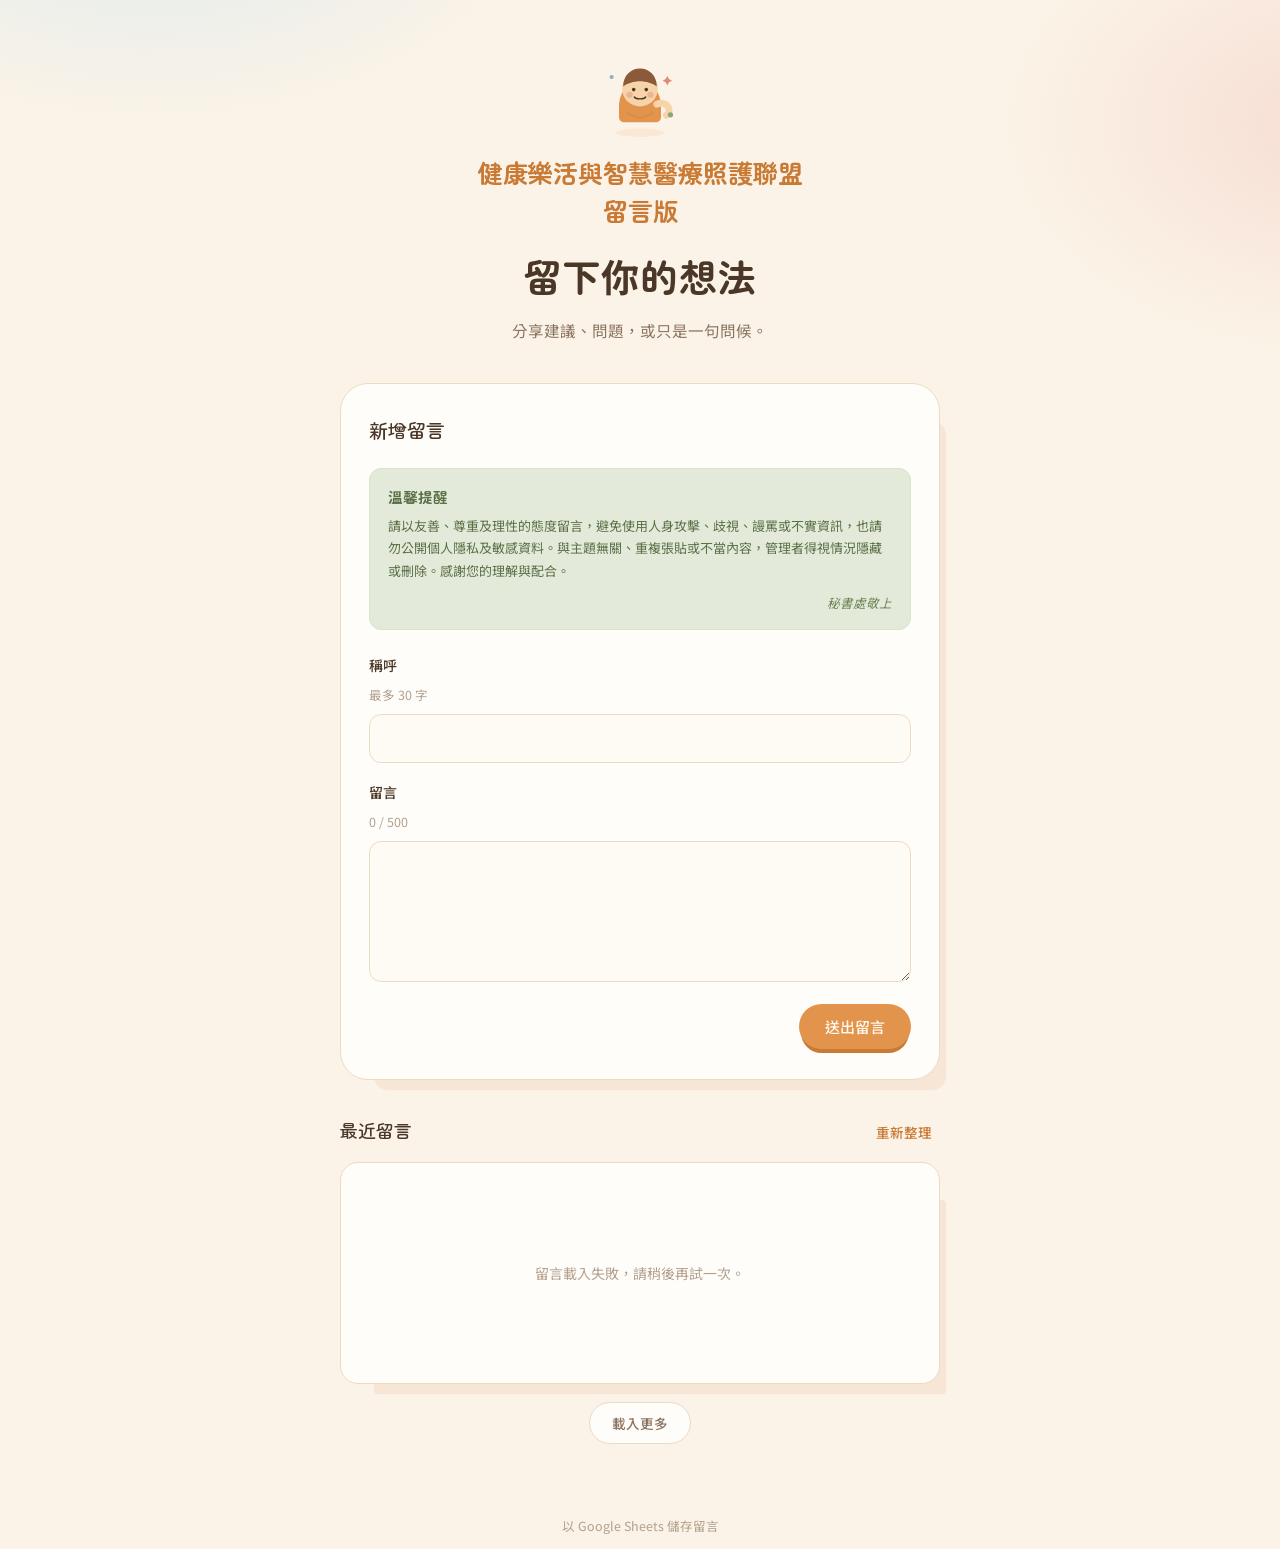
<file: guestbook/index.html>
<!doctype html>
<html lang="zh-Hant">
<head>
  <meta charset="utf-8">
  <meta name="viewport" content="width=device-width,initial-scale=1">
  <meta name="description" content="由 Google Sheets 儲存內容的簡潔留言板">
  <title>留言板</title>
  <link rel="stylesheet" href="styles.css">
</head>
<body>
  <main class="shell">
    <header class="hero">
      <svg class="hero-art" viewBox="0 0 160 160" xmlns="http://www.w3.org/2000/svg" role="img" aria-label="揮手打招呼的插畫角色">
        <ellipse cx="80" cy="146" rx="46" ry="8" fill="#E2934C" opacity="0.12"/>
        <path d="M40 96c0-28 18-46 40-46s40 18 40 46v20c0 6-4 10-10 10H50c-6 0-10-4-10-10z" fill="#E2934C"/>
        <path d="M40 96c0-28 18-46 40-46s40 18 40 46" fill="none"/>
        <circle cx="80" cy="62" r="34" fill="#F6D3A8"/>
        <path d="M48 58c0-20 14-34 32-34s32 14 32 34c-8-6-20-10-32-10s-24 4-32 10z" fill="#8A5A3A"/>
        <circle cx="68" cy="64" r="3.4" fill="#4A3728"/>
        <circle cx="92" cy="64" r="3.4" fill="#4A3728"/>
        <circle cx="60" cy="74" r="6" fill="#E89A7C" opacity="0.55"/>
        <circle cx="100" cy="74" r="6" fill="#E89A7C" opacity="0.55"/>
        <path d="M69 78c4 5 18 5 22 0" stroke="#4A3728" stroke-width="2.6" fill="none" stroke-linecap="round"/>
        <g class="wave">
          <path d="M112 92c8-4 18-2 22 6 3 6 1 12-4 15" fill="none" stroke="#F6D3A8" stroke-width="13" stroke-linecap="round"/>
        </g>
        <path d="M56 108c8 6 20 9 24 9s16-3 24-9" fill="none" stroke="#C97A34" stroke-width="3" stroke-linecap="round" opacity="0.35"/>
        <circle cx="26" cy="40" r="4" fill="#8FB0BE"/>
        <circle cx="138" cy="112" r="5" fill="#8FA37B"/>
        <path d="M132 38l3 6 6 3-6 3-3 6-3-6-6-3 6-3z" fill="#E08975"/>
      </svg>
      <p class="eyebrow">健康樂活與智慧醫療照護聯盟留言版</p>
      <h1>留下你的想法</h1>
      <p>分享建議、問題，或只是一句問候。</p>
    </header>

    <section class="card compose" aria-labelledby="form-title">
      <h2 id="form-title">新增留言</h2>
      <div class="notice" role="note">
        <p class="notice-title">溫馨提醒</p>
        <p>請以友善、尊重及理性的態度留言，避免使用人身攻擊、歧視、謾罵或不實資訊，也請勿公開個人隱私及敏感資料。與主題無關、重複張貼或不當內容，管理者得視情況隱藏或刪除。感謝您的理解與配合。</p>
        <p class="notice-sign">秘書處敬上</p>
      </div>
      <form id="message-form">
        <label>稱呼 <span>最多 30 字</span>
          <input id="name" name="name" maxlength="30" autocomplete="name" required>
        </label>
        <label>留言 <span id="counter">0 / 500</span>
          <textarea id="message" name="message" maxlength="500" rows="5" required></textarea>
        </label>
        <label class="website" aria-hidden="true">網站
          <input name="website" tabindex="-1" autocomplete="off">
        </label>
        <div class="form-footer">
          <p id="form-status" role="status"></p>
          <button id="submit-button" type="submit">送出留言</button>
        </div>
      </form>
    </section>

    <section class="messages" aria-labelledby="messages-title">
      <div class="section-title">
        <h2 id="messages-title">最近留言</h2>
        <button id="refresh-button" class="text-button" type="button">重新整理</button>
      </div>
      <div id="message-list" aria-live="polite">
        <p class="empty">載入中…</p>
      </div>
      <button id="load-more" class="load-more" type="button" hidden>載入更多</button>
    </section>
  </main>
  <footer>以 Google Sheets 儲存留言</footer>
  <script src="config.js"></script>
  <script src="app.js"></script>
</body>
</html>
</file>
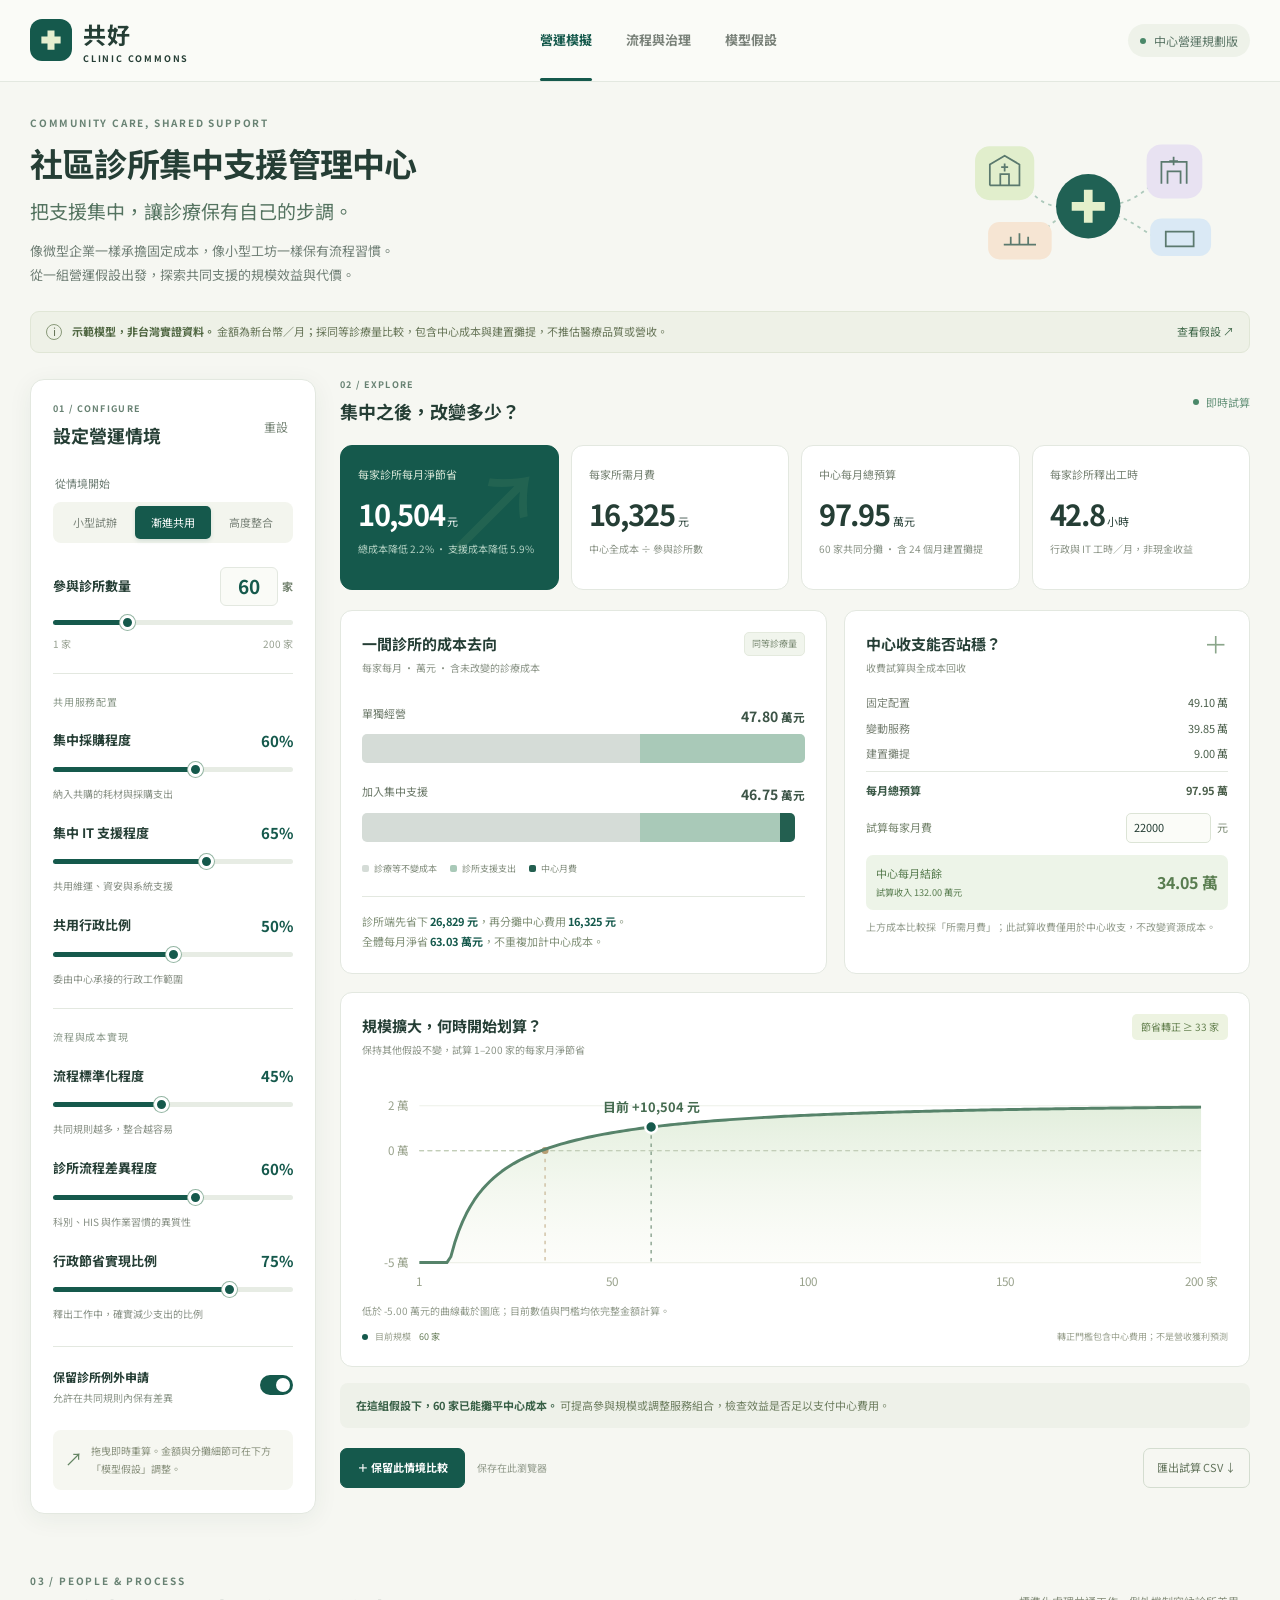
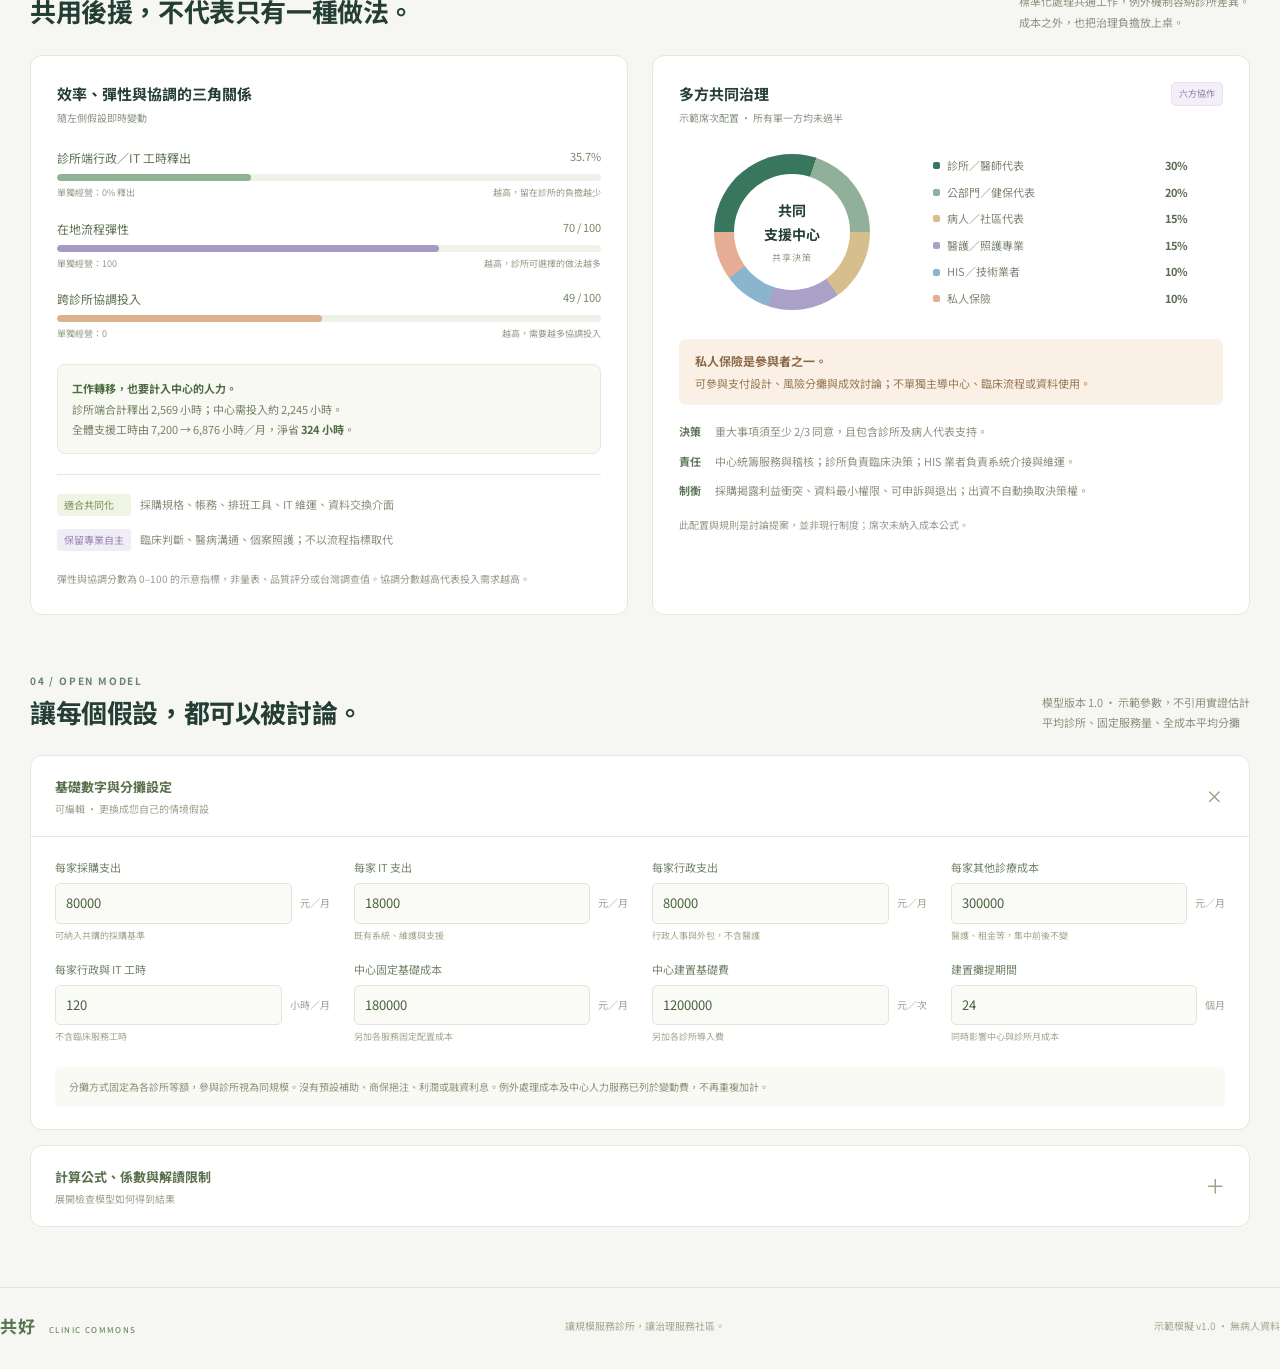
<file: hub_simulator/index.html>
<!doctype html>
<html lang="zh-Hant">
<head>
  <meta charset="UTF-8"><meta name="viewport" content="width=device-width, initial-scale=1">
  <meta name="description" content="社區診所集中支援管理中心互動模擬：探索規模、成本、流程彈性與多方治理。所有數值皆為示範假設。">
  <meta name="theme-color" content="#15594c"><meta name="robots" content="noindex,nofollow">
  <title>共好 Clinic Commons｜社區診所集中支援管理中心</title>
  <link rel="icon" href="data:image/svg+xml,%3Csvg xmlns='http://www.w3.org/2000/svg' viewBox='0 0 40 40'%3E%3Crect width='40' height='40' rx='12' fill='%2315594c'/%3E%3Cpath d='M17 9h6v8h8v6h-8v8h-6v-8H9v-6h8z' fill='%23e5f1c6'/%3E%3C/svg%3E">
  <link rel="stylesheet" href="./styles.css">
  <script type="module" src="./app.js"></script>
</head>
<body>
  <a class="skip-link" href="#simulation">跳至模擬器</a>
  <header class="site-header">
    <a class="brand" href="#top" aria-label="共好 Clinic Commons 首頁"><span class="brand-mark" aria-hidden="true"><svg viewBox="0 0 32 32"><path d="M12 5h8v7h7v8h-7v7h-8v-7H5v-8h7z" fill="currentColor"/></svg></span><span>共好<span class="brand-en">CLINIC COMMONS</span></span></a>
    <nav aria-label="主選單"><a href="#simulation" class="active">營運模擬</a><a href="#governance">流程與治理</a><a href="#assumptions">模型假設</a></nav>
    <span class="header-tag"><span class="status-dot"></span> 中心營運規劃版</span>
  </header>
  <main id="top">
    <section id="simulation" class="simulation-section" aria-labelledby="page-title">
      <div class="intro">
        <div><div class="eyebrow">COMMUNITY CARE, SHARED SUPPORT</div><h1 id="page-title">社區診所集中支援管理中心</h1><p class="intro-sub">把支援集中，讓診療保有自己的步調。</p><p class="intro-detail">像微型企業一樣承擔固定成本，像小型工坊一樣保有流程習慣。<br class="desktop-break">從一組營運假設出發，探索共同支援的規模效益與代價。</p></div>
        <div class="intro-art" aria-hidden="true"><svg viewBox="0 0 310 150"><path d="M55 48C90 48 84 93 142 82M255 44C226 44 220 83 166 82M78 130C93 130 105 94 142 89M254 124C220 124 212 96 166 89" fill="none" stroke="#aac7b9" stroke-width="2" stroke-dasharray="4 5"/><rect x="23" y="14" width="68" height="62" rx="17" fill="#e0eecb"/><rect x="220" y="12" width="64" height="62" rx="17" fill="#e8e1f3"/><rect x="38" y="101" width="73" height="43" rx="13" fill="#f7e5d2"/><rect x="224" y="97" width="70" height="43" rx="13" fill="#d9e9f6"/><g fill="none" stroke="#537367" stroke-width="2"><path d="M40 59V35l17-10 17 10v24H40m12 0V46h10v13m-5-25v9m-4-5h8M237 57V32h29v25m-22 0V43h15v14m-8-31v10m-5-5h10M56 127h37m-29-9v9m10-13v13m10-9v9M242 112h32v17h-32z"/></g><circle cx="153" cy="83" r="37" fill="#15594c"/><path d="M148 64h10v14h14v10h-14v14h-10V88h-14V78h14z" fill="#e4f0c9"/></svg></div>
      </div>
      <div class="notice"><span class="notice-icon" aria-hidden="true">i</span><p><strong>示範模型，非台灣實證資料。</strong> 金額為新台幣／月；採同等診療量比較，包含中心成本與建置攤提，不推估醫療品質或營收。</p><a href="#assumptions">查看假設 <span aria-hidden="true">↗</span></a></div>
      <div class="workspace">
        <aside class="control-panel" aria-labelledby="controls-title">
          <div class="panel-heading"><div><span class="eyebrow small">01 / CONFIGURE</span><h2 id="controls-title">設定營運情境</h2></div><button id="reset" class="text-button" type="button">重設</button></div>
          <fieldset class="preset-field"><legend>從情境開始</legend><div class="preset-group"><button type="button" data-preset="pilot">小型試辦</button><button type="button" data-preset="balanced" class="selected" aria-pressed="true">漸進共用</button><button type="button" data-preset="integrated">高度整合</button></div></fieldset>
          <div class="control clinic-count"><div class="control-label"><label for="n">參與診所數量</label><div class="number-wrap"><input type="number" id="n-number" min="1" max="200" step="1" value="60" aria-label="參與診所數量精確輸入"><span>家</span></div></div><input type="range" id="n" min="1" max="200" value="60" step="1"><div class="range-end"><span>1 家</span><span>200 家</span></div></div>
          <div class="controls-divider">共用服務配置</div>
          <div id="service-controls"></div>
          <div class="controls-divider">流程與成本實現</div>
          <div id="process-controls"></div>
          <label class="switch-row" for="exceptions"><span><strong>保留診所例外申請</strong><small>允許在共同規則內保有差異</small></span><input type="checkbox" id="exceptions" checked role="switch"><span class="switch-track" aria-hidden="true"></span></label>
          <div class="control-note"><span aria-hidden="true">↗</span> 拖曳即時重算。金額與分攤細節可在下方「模型假設」調整。</div>
        </aside>
        <div class="result-panel">
          <div class="results-heading"><div><span class="eyebrow small">02 / EXPLORE</span><h2>集中之後，改變多少？</h2></div><span class="live-badge"><span class="status-dot"></span> 即時試算</span></div>
          <div class="metric-grid">
            <article class="metric-card primary"><p id="saving-label">每家診所每月淨節省</p><div class="metric-value" id="net-saving">—</div><p class="metric-foot" id="saving-percent">含中心月費與建置攤提</p><span class="metric-glyph" aria-hidden="true">↗</span></article>
            <article class="metric-card"><p>每家所需月費</p><div class="metric-value" id="required-fee">—</div><p class="metric-foot">中心全成本 ÷ 參與診所數</p></article>
            <article class="metric-card"><p>中心每月總預算</p><div class="metric-value" id="center-budget">—</div><p class="metric-foot" id="budget-foot">固定＋變動＋建置攤提</p></article>
            <article class="metric-card"><p>每家診所釋出工時</p><div class="metric-value" id="hours-saved">—</div><p class="metric-foot">行政與 IT 工時／月，非現金收益</p></article>
          </div>
          <div class="chart-row">
            <article class="card cost-card"><div class="card-heading"><div><h3>一間診所的成本去向</h3><p>每家每月 · 萬元 · 含未改變的診療成本</p></div><span class="subtle-tag">同等診療量</span></div><div id="cost-chart" class="cost-chart" role="img" aria-label="單獨經營與集中支援成本比較"></div><div class="legend"><span><i style="--legend:#d5dcd7"></i>診療等不變成本</span><span><i style="--legend:#a9c9b8"></i>診所支援支出</span><span><i style="--legend:#235f50"></i>中心月費</span></div><div class="chart-insight" id="cost-insight"></div></article>
            <article class="card budget-card"><div class="card-heading"><div><h3>中心收支能否站穩？</h3><p>收費試算與全成本回收</p></div><span class="small-icon" aria-hidden="true">＋</span></div><dl class="budget-lines" id="budget-lines"></dl><label class="fee-input-label" for="targetFee">試算每家月費 <div><input id="targetFee" type="number" min="0" max="200000" step="1000" value="22000"><span>元</span></div></label><div id="budget-balance" class="budget-balance"></div><p class="micro">上方成本比較採「所需月費」；此試算收費僅用於中心收支，不改變資源成本。</p></article>
          </div>
          <article class="card scale-card"><div class="card-heading"><div><h3>規模擴大，何時開始划算？</h3><p>保持其他假設不變，試算 1–200 家的每家月淨節省</p></div><span id="threshold-label" class="threshold-badge"></span></div><div id="scale-chart" class="scale-chart"></div><div class="scale-footer"><span><i class="point-dot"></i> 目前規模 <strong id="current-scale">60 家</strong></span><span>轉正門檻包含中心費用；不是營收獲利預測</span></div></article>
          <div class="decision-strip" id="decision-insight" aria-live="polite"></div>
          <div class="scenario-actions"><div><button type="button" id="pin-scenario" class="primary-button"><span aria-hidden="true">＋</span> 保留此情境比較</button><span class="micro">保存在此瀏覽器</span></div><button type="button" id="export-csv" class="secondary-button">匯出試算 CSV <span aria-hidden="true">↓</span></button></div>
          <div id="scenario-comparison" hidden></div>
        </div>
      </div>
    </section>
    <section id="governance" class="governance-section" aria-labelledby="governance-title">
      <div class="section-heading"><div><span class="eyebrow">03 / PEOPLE & PROCESS</span><h2 id="governance-title">共用後援，不代表只有一種做法。</h2></div><p>標準化處理共通工作，例外機制容納診所差異。<br>成本之外，也把治理負擔放上桌。</p></div>
      <div class="governance-grid">
        <article class="card process-card"><div class="card-heading"><div><h3>效率、彈性與協調的三角關係</h3><p>隨左側假設即時變動</p></div></div><div class="process-meters" id="process-meters"></div><div class="hours-summary" id="hours-summary"></div><div class="process-boundary"><span class="boundary-label green">適合共同化</span><p>採購規格、帳務、排班工具、IT 維運、資料交換介面</p><span class="boundary-label purple">保留專業自主</span><p>臨床判斷、醫病溝通、個案照護；不以流程指標取代</p></div><p class="micro">彈性與協調分數為 0–100 的示意指標，非量表、品質評分或台灣調查值。協調分數越高代表投入需求越高。</p></article>
        <article class="card stakeholders-card"><div class="card-heading"><div><h3>多方共同治理</h3><p>示範席次配置 · 所有單一方均未過半</p></div><span class="subtle-tag lavender">六方協作</span></div><div class="stakeholder-top"><div class="governance-donut" role="img" aria-label="診所30%、公部門20%、病人社區15%、醫護照護15%、HIS技術10%、私人保險10%"><div><strong>共同<br>支援中心</strong><span>共享決策</span></div></div><ul class="stakeholder-list"><li><i style="background:#39765e"></i><span>診所／醫師代表</span><strong>30%</strong></li><li><i style="background:#91b09a"></i><span>公部門／健保代表</span><strong>20%</strong></li><li><i style="background:#d6bf8c"></i><span>病人／社區代表</span><strong>15%</strong></li><li><i style="background:#a9a1c8"></i><span>醫護／照護專業</span><strong>15%</strong></li><li><i style="background:#8bb5ce"></i><span>HIS／技術業者</span><strong>10%</strong></li><li><i style="background:#e5ad94"></i><span>私人保險</span><strong>10%</strong></li></ul></div><div class="insurance-note"><strong>私人保險是參與者之一。</strong><p>可參與支付設計、風險分攤與成效討論；不單獨主導中心、臨床流程或資料使用。</p></div><div class="governance-rules"><div><span>決策</span><p>重大事項須至少 2/3 同意，且包含診所及病人代表支持。</p></div><div><span>責任</span><p>中心統籌服務與稽核；診所負責臨床決策；HIS 業者負責系統介接與維運。</p></div><div><span>制衡</span><p>採購揭露利益衝突、資料最小權限、可申訴與退出；出資不自動換取決策權。</p></div></div><p class="micro">此配置與規則是討論提案，並非現行制度；席次未納入成本公式。</p></article>
      </div>
    </section>
    <section id="assumptions" class="assumptions-section" aria-labelledby="assumptions-title">
      <div class="section-heading"><div><span class="eyebrow">04 / OPEN MODEL</span><h2 id="assumptions-title">讓每個假設，都可以被討論。</h2></div><p>模型版本 1.0 · 示範參數，不引用實證估計<br>平均診所、固定服務量、全成本平均分攤</p></div>
      <details class="card assumption-details" open><summary><span><strong>基礎數字與分攤設定</strong><small>可編輯 · 更換成您自己的情境假設</small></span><span class="chevron" aria-hidden="true">＋</span></summary><div class="assumption-grid" id="assumption-inputs"></div><div class="assumption-note">分攤方式固定為各診所等額，參與診所視為同規模。沒有預設補助、商保挹注、利潤或融資利息。例外處理成本及中心人力服務已列於變動費，不再重複加計。</div></details>
      <details class="card formula-details"><summary><span><strong>計算公式、係數與解讀限制</strong><small>展開檢查模型如何得到結果</small></span><span class="chevron" aria-hidden="true">＋</span></summary><div class="formula-content"><p><strong>符號：</strong>N＝診所數；p／t／a／s／d／r 分別為採購、IT、共用行政、標準化、流程差異與成本實現比例，均轉為 0–1；e＝保留例外時為 1，否則為 0。所有金額為元，所有係數皆為自行設定的示範假設。</p><table class="formula-table"><thead><tr><th>項目</th><th>公式／設定</th></tr></thead><tbody>
      <tr><td>規模效應 q</td><td>1 − exp(−(N−1) / 40)。以飽和曲線表示議價邊際效益遞減；不是統計估計。</td></tr>
      <tr><td>每家採購節省</td><td>採購基準 × p × 18% × q。1 家時無團購折扣。</td></tr>
      <tr><td>每家 IT 節省</td><td>IT 基準 × t × (30% + 25% × q)。中心 IT 支出另列。</td></tr>
      <tr><td>每家行政現金節省</td><td>行政基準 × a × (30% + 40% × s) × r。r 表示可減少聘用、外包或加班支出的比例；未實現的工時不折算為現金。</td></tr>
      <tr><td>中心固定月成本 F</td><td>固定基礎 + 120,000p + 160,000t + 180,000a + 100,000s。即使各服務設為零，仍計已設立中心的固定基礎。</td></tr>
      <tr><td>中心每家變動月成本 V</td><td>1,500p + 2,200t + 5,500a + 1,200s + 2,800asd × (有例外機制：1；無：0.4) + 3,000td(1−s)。末兩項分別是例外／衝突處理與異質系統調整費。</td></tr>
      <tr><td>建置與導入 I</td><td>中心建置基礎 + N × 30,000 × (a+t+s) / 3；按設定月數 M 平均攤提。未估融資、稅務與汰換。</td></tr>
      <tr><td>中心預算 B 與所需月費</td><td>B＝F + NV + I/M；每家月費＝B/N。為全成本回收所需費用，非市場報價。</td></tr>
      <tr><td>成本比較</td><td>每家集中後成本＝基準總成本 − 採購／IT／行政節省 + B/N。全體總成本＝每家成本 × N；中心不重複加計。節省轉正門檻逐一檢查 1–200 家。</td></tr>
      <tr><td>中心收支</td><td>試算每家月費 × N − B。收支含攤提，非現金流；全成本回收月費不含利潤，亦無預設補助。</td></tr>
      <tr><td>診所釋出工時 H</td><td>基準工時 × [(0.42a+0.18t+0.18s) × (1−0.30d(1−s)) − 0.06asd − 0.02easd]，下限為 0。屬行政與 IT 工作。</td></tr>
      <tr><td>中心支援工時 C</td><td>80 + 240(p+t+a)/3 + N × [55a(1−0.35s)+10t+5p+8dsa]。是成本中既有服務的工時表示，不另外加計費用。全體淨省工時＝NH−C。</td></tr>
      <tr><td>流程彈性指標</td><td>100 − (45s+15a+8t)(1+0.25d) + 18es，限制於 0–100。單獨經營設為 100 作參考，僅表示本地流程選擇空間。</td></tr>
      <tr><td>協調投入指標</td><td>10 + 40sd + 20a + 15t + 10√(N/200) + 6es，限制於 0–100。單獨經營的跨診所協調設為 0，不代表診所沒有其他管理工作。</td></tr>
      </tbody></table><div class="limits-note"><strong>適用範圍</strong><p>用於比較假設與討論營運設計；未處理科別、城鄉、診療量、薪資、健保支付與個別 HIS 契約差異，亦未估病人結果、醫療風險、營收增加、擴張容量上限與退出成本。工時、成本及指標為平行示範模型，並非工時乘薪資即可完全核對。正式規劃應以實際帳務及流程訪談校準。</p></div></div></details>
    </section>
  </main>
  <footer><div class="footer-brand">共好 <span>CLINIC COMMONS</span></div><p>讓規模服務診所，讓治理服務社區。</p><span>示範模擬 v1.0 · 無病人資料</span></footer>
  <div id="toast" class="toast" role="status"></div>
</body>
</html>
</file>
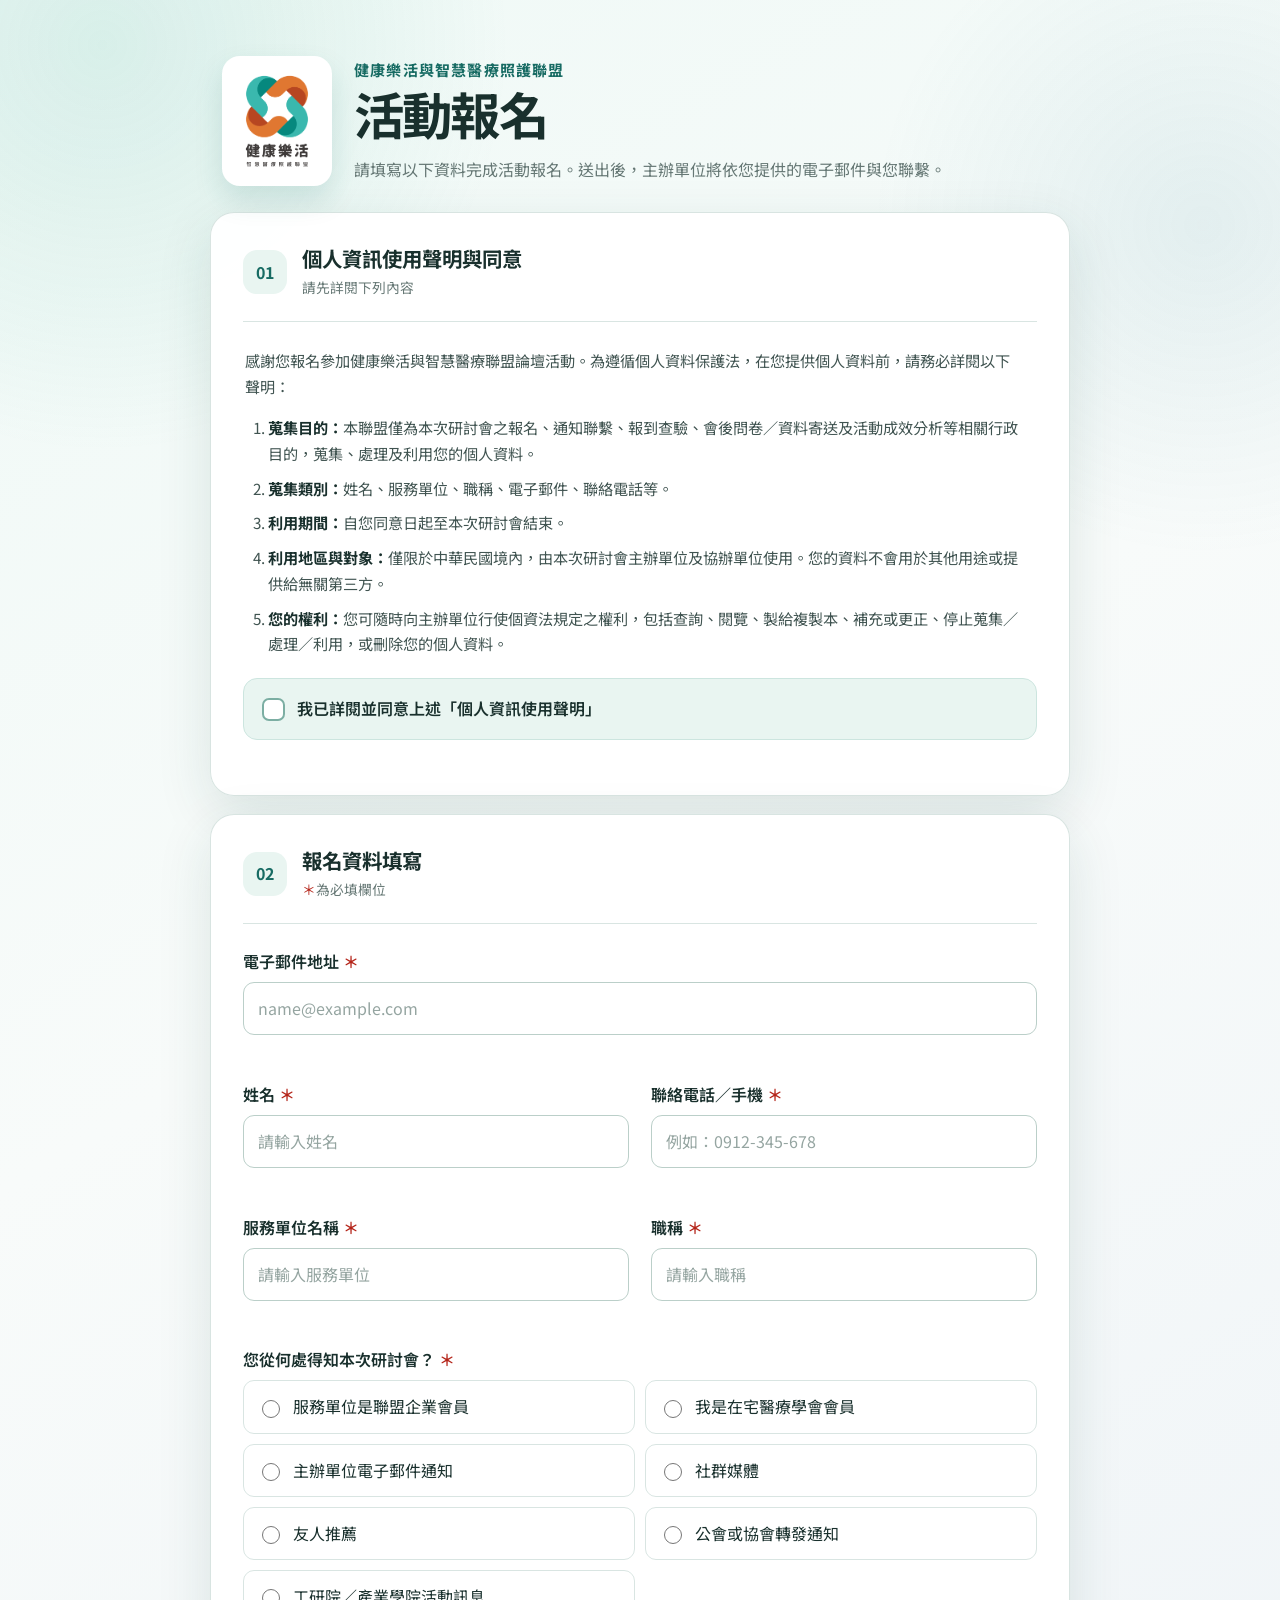
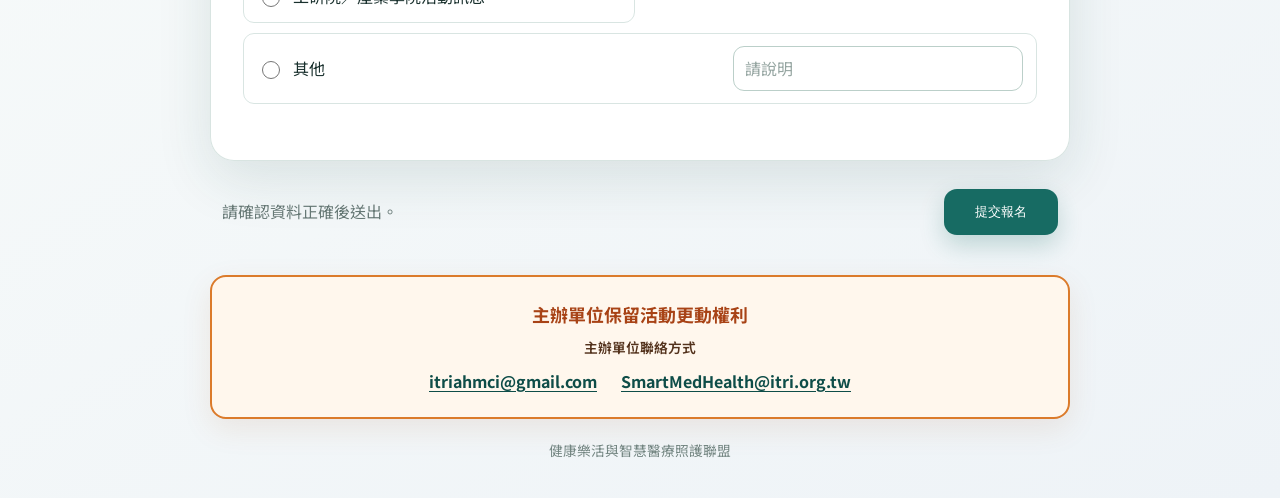
<file: activity/registration/index.html>
<!doctype html>
<html lang="zh-Hant">
<head>
  <meta charset="utf-8">
  <meta name="viewport" content="width=device-width, initial-scale=1">
  <meta name="description" content="健康樂活與智慧醫療照護聯盟活動報名表">
  <meta name="theme-color" content="#176b63">
  <title>健康樂活與智慧醫療照護聯盟｜活動報名</title>
  <link rel="preconnect" href="https://fonts.googleapis.com">
  <link rel="preconnect" href="https://fonts.gstatic.com" crossorigin>
  <link href="https://fonts.googleapis.com/css2?family=Noto+Sans+TC:wght@400;500;600;700&display=swap" rel="stylesheet">
  <link rel="stylesheet" href="styles.css">
</head>
<body>
  <main class="page-shell">
    <header class="hero">
      <div class="brand-mark">
        <img src="alliance-logo.png" alt="健康樂活智慧醫療照護聯盟 Logo">
      </div>
      <div>
        <p class="eyebrow">健康樂活與智慧醫療照護聯盟</p>
        <h1>活動報名</h1>
        <p class="intro">請填寫以下資料完成活動報名。送出後，主辦單位將依您提供的電子郵件與您聯繫。</p>
      </div>
    </header>

    <form id="registrationForm" novalidate>
      <div class="honeypot" aria-hidden="true">
        <label for="website">網站</label>
        <input id="website" name="website" type="text" tabindex="-1" autocomplete="off">
      </div>
      <section class="card privacy-card" aria-labelledby="privacyTitle">
        <div class="section-heading">
          <span class="step">01</span>
          <div><h2 id="privacyTitle">個人資訊使用聲明與同意</h2><p>請先詳閱下列內容</p></div>
        </div>
        <div class="privacy-copy">
          <p>感謝您報名參加健康樂活與智慧醫療聯盟論壇活動。為遵循個人資料保護法，在您提供個人資料前，請務必詳閱以下聲明：</p>
          <ol>
            <li><strong>蒐集目的：</strong>本聯盟僅為本次研討會之報名、通知聯繫、報到查驗、會後問卷／資料寄送及活動成效分析等相關行政目的，蒐集、處理及利用您的個人資料。</li>
            <li><strong>蒐集類別：</strong>姓名、服務單位、職稱、電子郵件、聯絡電話等。</li>
            <li><strong>利用期間：</strong>自您同意日起至本次研討會結束。</li>
            <li><strong>利用地區與對象：</strong>僅限於中華民國境內，由本次研討會主辦單位及協辦單位使用。您的資料不會用於其他用途或提供給無關第三方。</li>
            <li><strong>您的權利：</strong>您可隨時向主辦單位行使個資法規定之權利，包括查詢、閱覽、製給複製本、補充或更正、停止蒐集／處理／利用，或刪除您的個人資料。</li>
            <li><strong>不同意之影響：</strong>若您不同意提供或提供的資料不完整，本聯盟將無法完成您的報名程序。</li>
          </ol>
        </div>
        <label class="consent-box">
          <input id="consent" name="consent" type="checkbox" value="同意" required>
          <span class="checkmark" aria-hidden="true"></span>
          <span>我已詳閱並同意上述「個人資訊使用聲明」</span>
        </label>
        <p class="field-error" data-error-for="consent"></p>
      </section>

      <section class="card" aria-labelledby="detailsTitle">
        <div class="section-heading">
          <span class="step">02</span>
          <div><h2 id="detailsTitle">報名資料填寫</h2><p><span class="required-dot">＊</span>為必填欄位</p></div>
        </div>

        <div class="form-grid">
          <div class="field full">
            <label for="email">電子郵件地址 <span class="required-dot">＊</span></label>
            <input id="email" name="email" type="email" autocomplete="email" placeholder="name@example.com" required>
            <p class="field-error" data-error-for="email"></p>
          </div>
          <div class="field">
            <label for="name">姓名 <span class="required-dot">＊</span></label>
            <input id="name" name="name" type="text" autocomplete="name" maxlength="50" placeholder="請輸入姓名" required>
            <p class="field-error" data-error-for="name"></p>
          </div>
          <div class="field">
            <label for="phone">聯絡電話／手機 <span class="required-dot">＊</span></label>
            <input id="phone" name="phone" type="tel" autocomplete="tel" inputmode="tel" maxlength="30" placeholder="例如：0912-345-678" required>
            <p class="field-error" data-error-for="phone"></p>
          </div>
          <div class="field">
            <label for="organization">服務單位名稱 <span class="required-dot">＊</span></label>
            <input id="organization" name="organization" type="text" autocomplete="organization" maxlength="100" placeholder="請輸入服務單位" required>
            <p class="field-error" data-error-for="organization"></p>
          </div>
          <div class="field">
            <label for="jobTitle">職稱 <span class="required-dot">＊</span></label>
            <input id="jobTitle" name="jobTitle" type="text" autocomplete="organization-title" maxlength="50" placeholder="請輸入職稱" required>
            <p class="field-error" data-error-for="jobTitle"></p>
          </div>
          <fieldset class="field full source-field">
            <legend>您從何處得知本次研討會？ <span class="required-dot">＊</span></legend>
            <div class="radio-grid">
              <label><input type="radio" name="source" value="服務單位是健康樂活與智慧醫療照護聯盟企業會員" required><span>服務單位是聯盟企業會員</span></label>
              <label><input type="radio" name="source" value="我是在宅醫療學會會員"><span>我是在宅醫療學會會員</span></label>
              <label><input type="radio" name="source" value="主辦單位電子郵件通知"><span>主辦單位電子郵件通知</span></label>
              <label><input type="radio" name="source" value="社群媒體"><span>社群媒體</span></label>
              <label><input type="radio" name="source" value="友人推薦"><span>友人推薦</span></label>
              <label><input type="radio" name="source" value="公會或協會轉發通知"><span>公會或協會轉發通知</span></label>
              <label><input type="radio" name="source" value="工研院活動訊息／產業學院活動訊息"><span>工研院／產業學院活動訊息</span></label>
              <label class="other-option"><input type="radio" name="source" value="其他"><span>其他</span><input id="sourceOther" type="text" maxlength="80" placeholder="請說明" aria-label="其他得知管道"></label>
            </div>
            <p class="field-error" data-error-for="source"></p>
          </fieldset>
        </div>
      </section>

      <div class="submit-area">
        <p>請確認資料正確後送出。</p>
        <button id="submitButton" type="submit"><span class="button-text">提交報名</span><span class="spinner" aria-hidden="true"></span></button>
      </div>
      <div id="formStatus" class="status" role="status" aria-live="polite"></div>
    </form>

    <footer>
      <div class="organizer-notice">
        <strong>主辦單位保留活動更動權利</strong>
        <span>主辦單位聯絡方式</span>
        <div class="contact-links">
          <a href="mailto:itriahmci@gmail.com">itriahmci@gmail.com</a>
          <a href="mailto:SmartMedHealth@itri.org.tw">SmartMedHealth@itri.org.tw</a>
        </div>
      </div>
      <p>健康樂活與智慧醫療照護聯盟</p>
    </footer>
  </main>
  <script src="config.js"></script>
  <script src="app.js"></script>
</body>
</html>
</file>
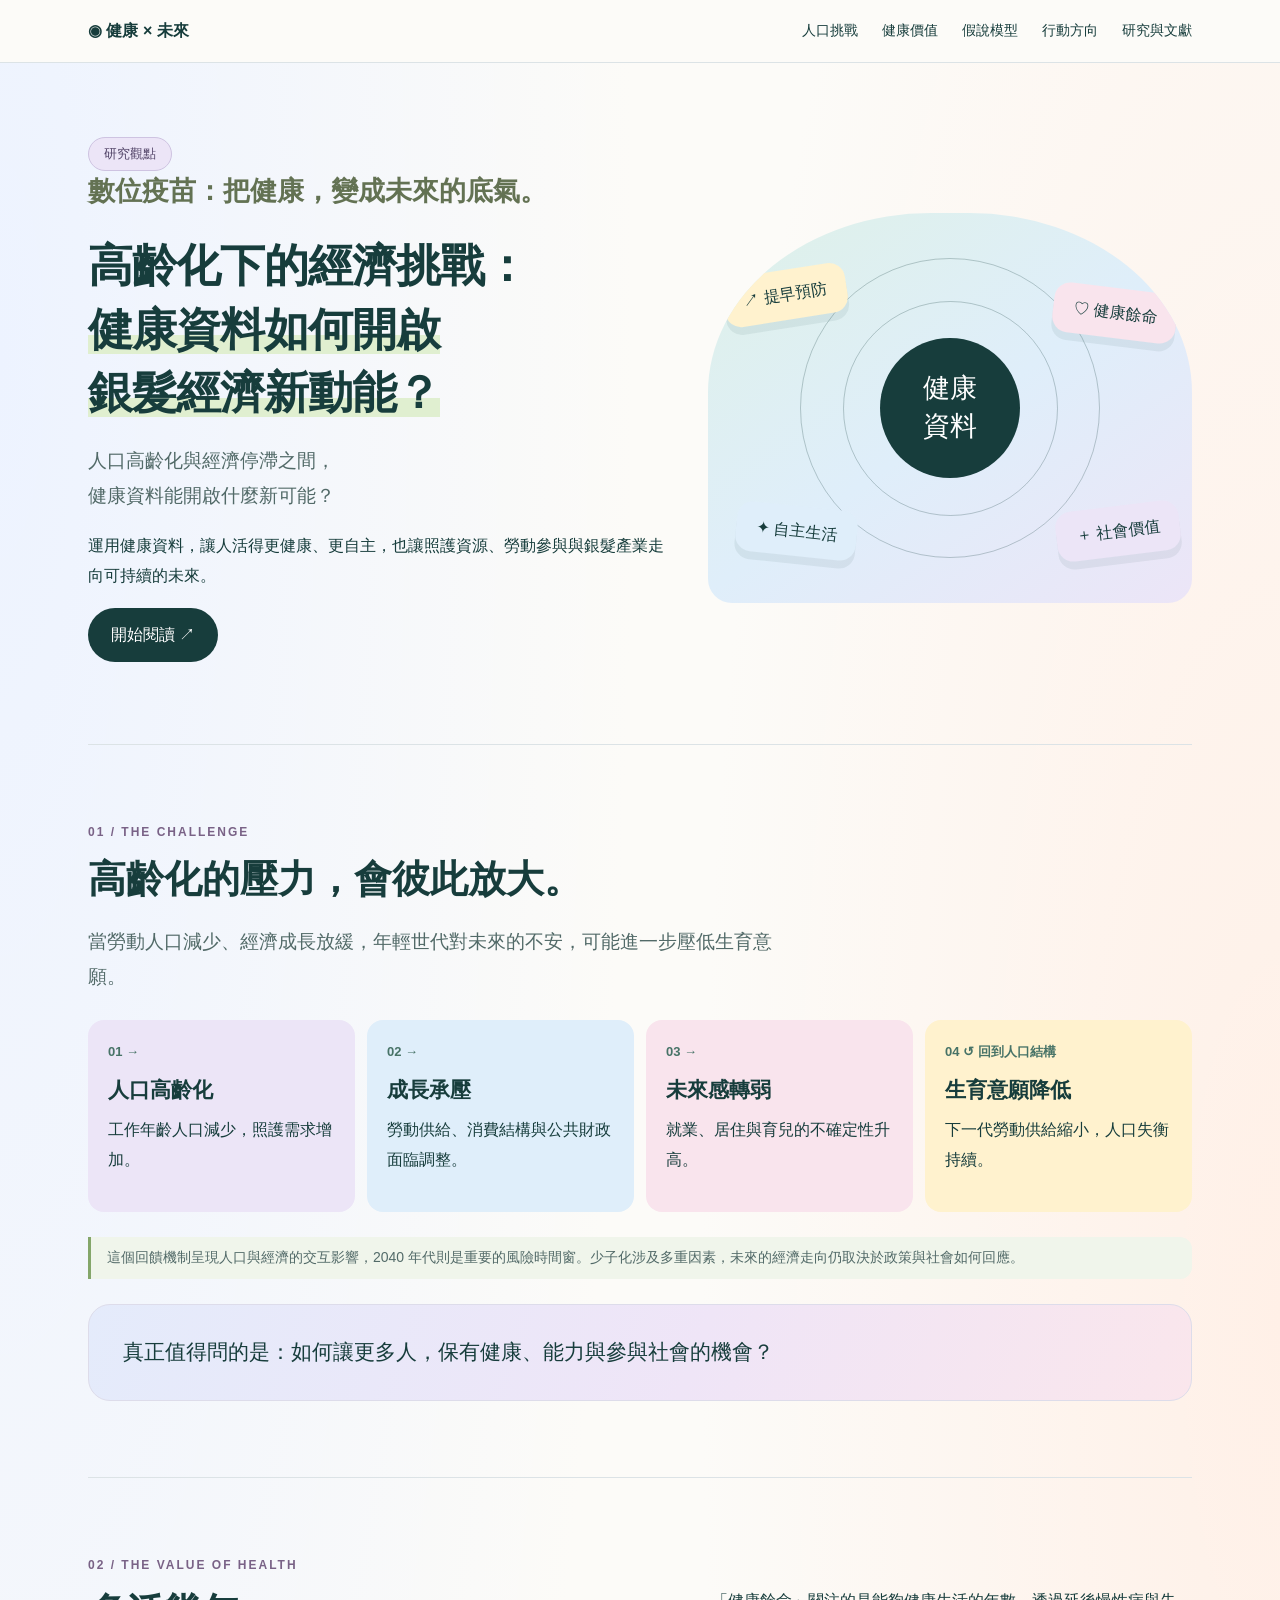
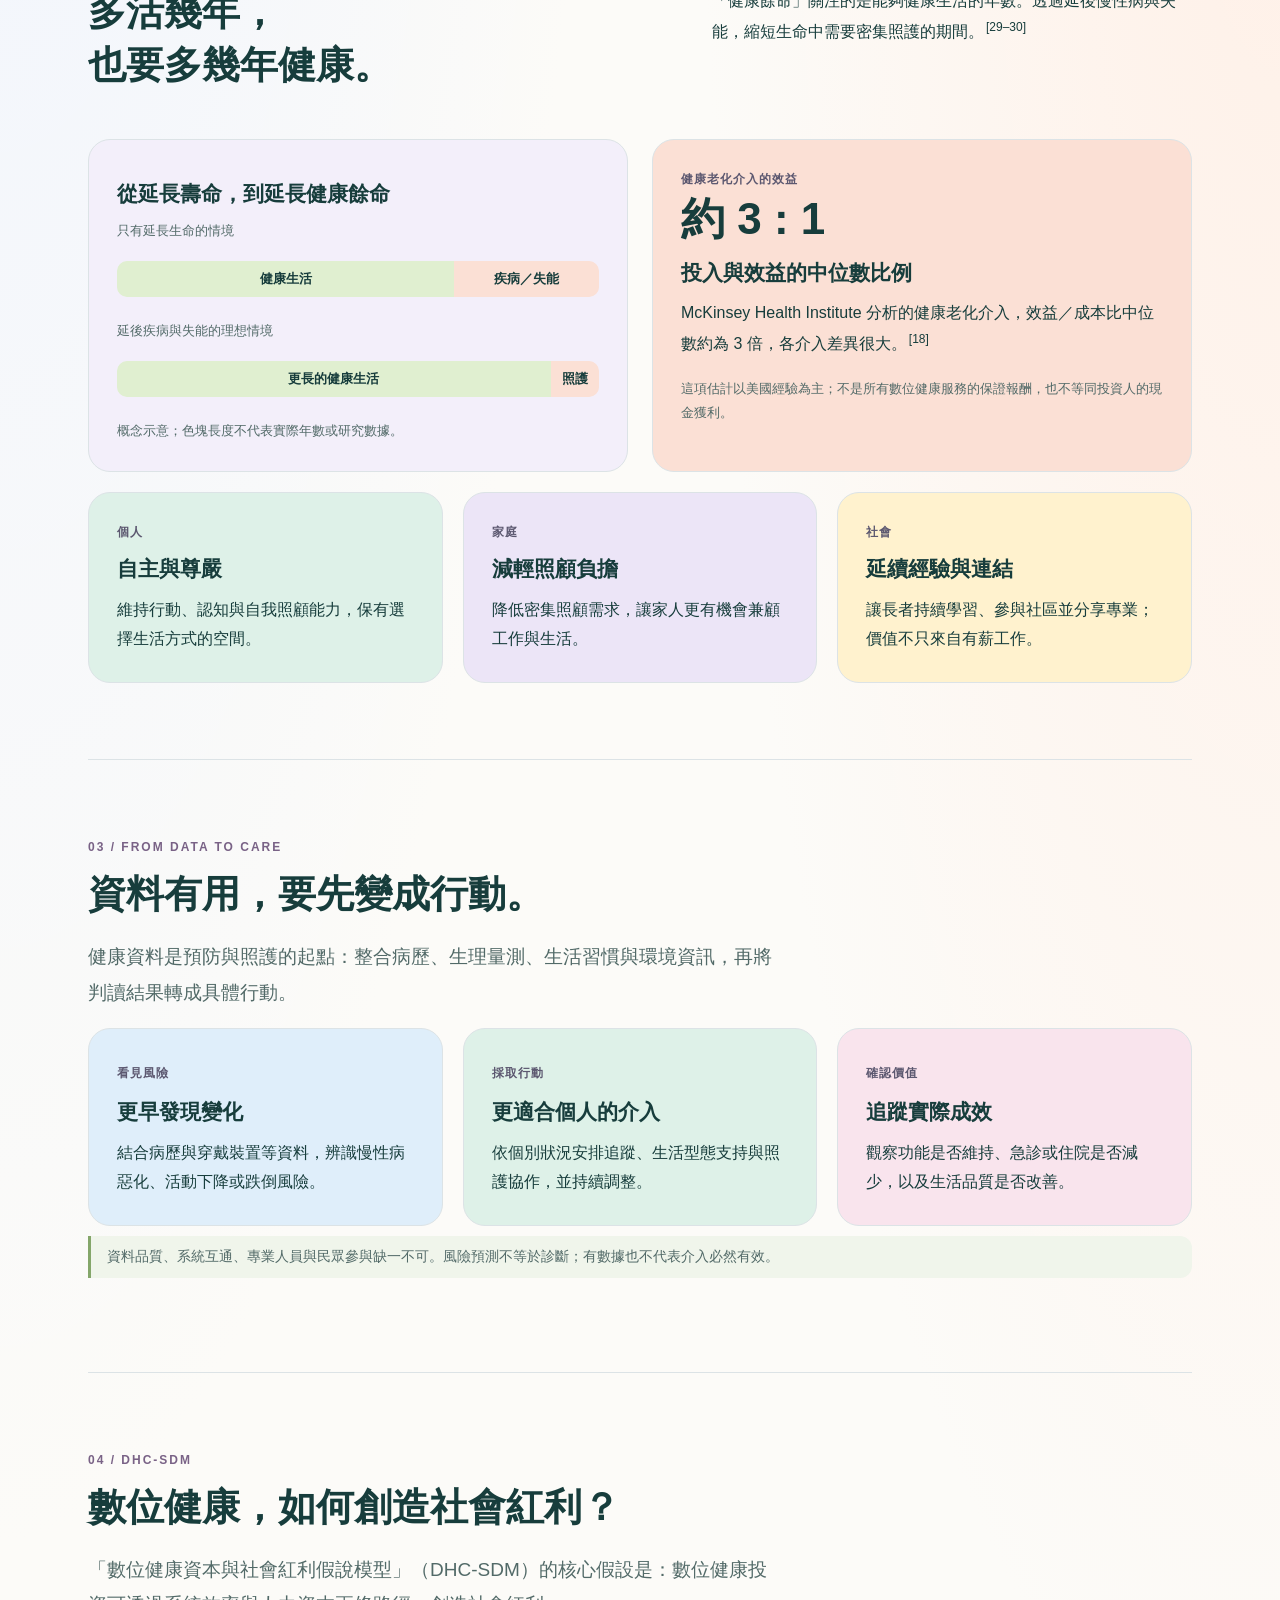
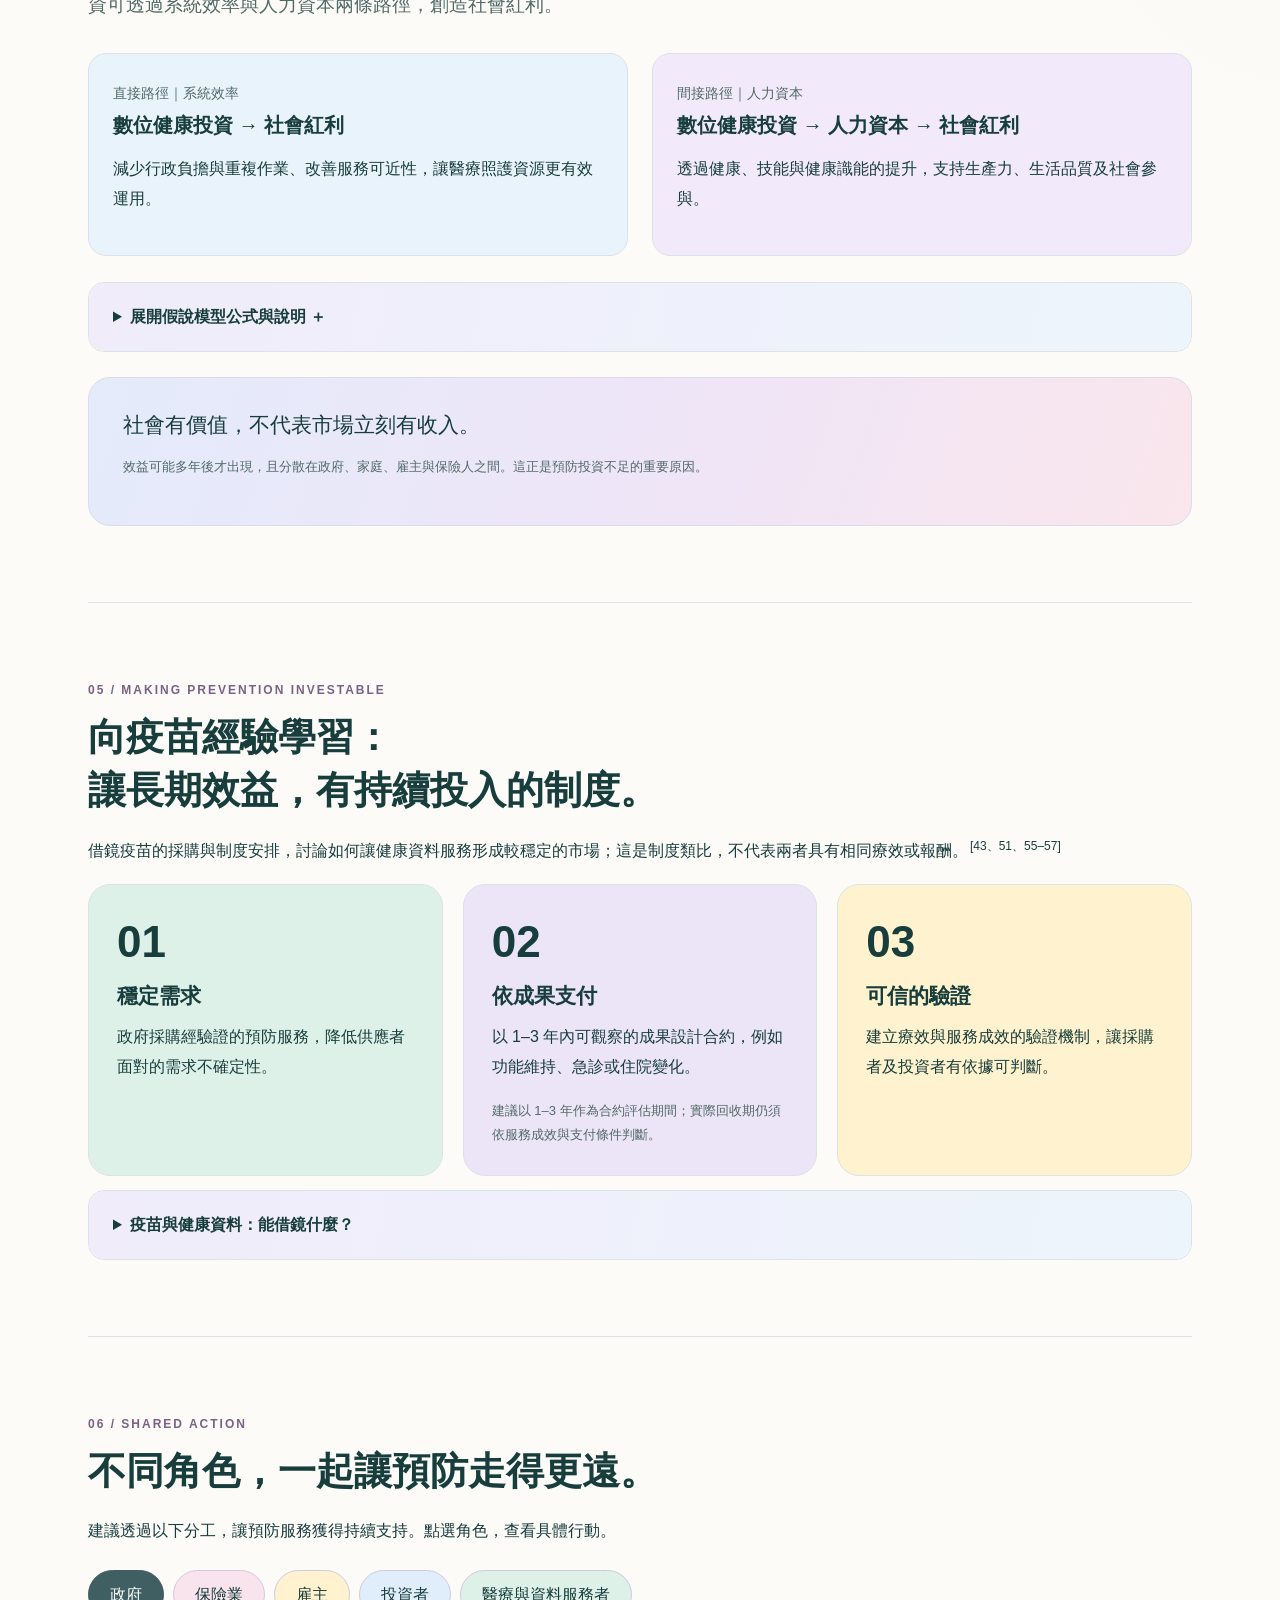
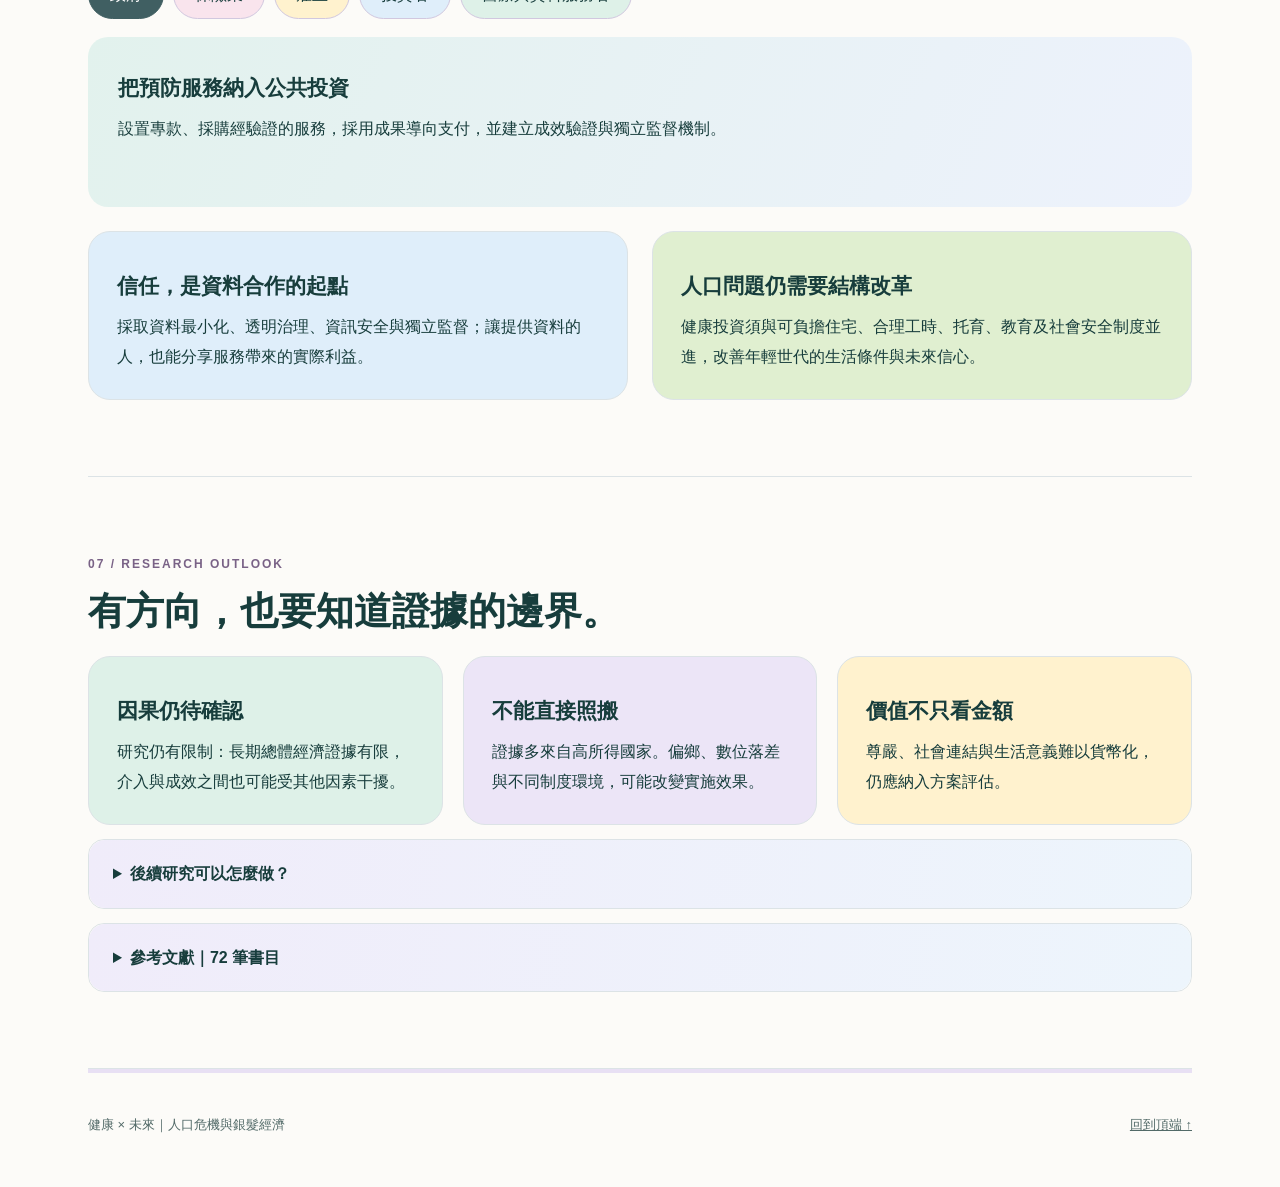
<file: Case_Studies/digital_vaccine.html>
<!doctype html>
<html lang="zh-Hant"><head><meta charset="utf-8"><meta name="viewport" content="width=device-width, initial-scale=1"><meta name="description" content="人口危機與經濟停滯：從健康資料、健康餘命到銀髮經濟的投資思考。"><title>高齡化下的經濟挑戰：健康資料如何開啟銀髮經濟新動能？</title><style>
:root{--ink:#173d3c;--muted:#526a68;--paper:#fcfbf8;--green:#e0efd0;--coral:#fbe0d5;--blue:#dfeefa;--line:#dce3e6;--lavender:#ece5f7;--pink:#f9e4ed;--yellow:#fff2ce;--mint:#def1e8}*{box-sizing:border-box}html{scroll-behavior:smooth;scroll-padding-top:90px}body{margin:0;background:var(--paper);color:var(--ink);font-family:"Noto Sans TC","Microsoft JhengHei",sans-serif;line-height:1.85}a{color:inherit}button,input{font:inherit}button{cursor:pointer}header{position:sticky;top:0;z-index:10;background:#fcfbf8f5;border-bottom:1px solid var(--line);backdrop-filter:blur(12px)}nav{max-width:1160px;margin:auto;padding:16px 28px;display:flex;align-items:center;gap:24px}nav strong{margin-right:auto;white-space:nowrap}nav a{text-decoration:none;font-size:14px}main{max-width:1160px;margin:auto;padding:0 28px}section{padding:76px 0;border-bottom:1px solid var(--line)}.hero{display:grid;grid-template-columns:1.2fr 1fr;gap:40px;align-items:center;padding:74px 0 64px}.kicker{font-size:12px;letter-spacing:2px;font-weight:700;text-transform:uppercase}.pill{display:inline-block;border:1px solid var(--ink);border-radius:30px;padding:4px 15px;font-size:13px}h1{font-size:clamp(40px,5.7vw,70px);line-height:1.2;letter-spacing:-2px;margin:23px 0}h1 em{font-style:normal;background:linear-gradient(transparent 62%,var(--green) 62%)}h2{font-size:clamp(27px,3vw,38px);line-height:1.4;margin:10px 0 18px}h3{font-size:21px;line-height:1.5;margin:10px 0}p{margin:10px 0 18px}.lead{font-size:19px;color:var(--muted);max-width:690px}.small{font-size:13px;color:var(--muted)}.button{display:inline-block;padding:12px 23px;background:var(--ink);color:white;border-radius:40px;text-decoration:none;border:0}.hero-art{height:390px;border-radius:46% 46% 24px 24px;background:var(--green);position:relative;display:flex;align-items:center;justify-content:center;overflow:hidden}.orb{border:1px solid #173d3c40;width:300px;height:300px;border-radius:50%;position:absolute}.orb.two{width:215px;height:215px}.core{width:140px;height:140px;border-radius:50%;background:var(--ink);color:white;display:grid;place-content:center;text-align:center;font-size:27px;line-height:1.4;z-index:1}.float{position:absolute;border-radius:16px;background:var(--paper);padding:10px 20px;box-shadow:0 8px 0 #173d3c12;z-index:2}.f1{left:15px;top:57px;transform:rotate(-9deg)}.f2{right:15px;top:75px;transform:rotate(7deg);background:var(--coral)}.f3{left:28px;bottom:48px;background:var(--blue);transform:rotate(6deg)}.f4{right:12px;bottom:48px;transform:rotate(-7deg)}.grid{display:grid;grid-template-columns:repeat(3,1fr);gap:20px}.card{padding:28px;border-radius:22px;background:white;border:1px solid var(--line)}.card p:last-child{margin-bottom:0}.green{background:var(--green)}.coral{background:var(--coral)}.blue{background:var(--blue)}.num{font-size:44px;font-weight:800;line-height:1.3}.tag{font-size:12px;font-weight:700;letter-spacing:1px}.intro{display:flex;gap:30px;justify-content:space-between;align-items:start;margin-bottom:28px}.intro p{max-width:480px}.band{background:var(--ink);color:white;padding:28px 34px;border-radius:22px;margin-top:25px;font-size:21px}.band .small{color:#d8e4df}.cycle{display:grid;grid-template-columns:repeat(4,1fr);gap:12px;margin:25px 0}.step{background:#eaf0e3;border-radius:16px;padding:20px}.step b{display:block;font-size:13px;color:#477367}.two-col{display:grid;grid-template-columns:1fr 1fr;gap:24px}.bar{display:flex;height:36px;border-radius:10px;overflow:hidden;margin:9px 0 22px;font-size:13px;font-weight:700;text-align:center;line-height:36px}.bar .healthy{background:var(--green);flex:7}.bar .ill{background:var(--coral);flex:3}.bar.better .healthy{flex:9}.bar.better .ill{flex:1}.note{border-left:3px solid #84a66a;padding:8px 16px;font-size:14px;color:var(--muted)}.path{padding:24px;border:1px solid var(--line);border-radius:18px;margin:12px 0;background:white}.path strong{display:block;font-size:20px}.path span{font-size:14px;color:var(--muted)}details{border:1px solid var(--line);border-radius:16px;margin-top:14px;background:white}summary{padding:19px 24px;font-weight:700;cursor:pointer}details .inside{padding:0 24px 24px}.equation{font-family:Georgia,serif;font-size:24px;padding:16px 0;overflow-wrap:anywhere}.roles{display:flex;flex-wrap:wrap;gap:9px;margin:24px 0 18px}.roles button{border:1px solid var(--ink);background:transparent;border-radius:40px;padding:9px 21px;color:var(--ink)}.roles button[aria-pressed=true]{background:var(--ink);color:white}.role-panel{min-height:170px;background:#eaf0e3;border-radius:20px;padding:25px 30px}.refs li{padding:9px 6px;overflow-wrap:anywhere;font-size:13px}.refs{max-height:470px;overflow:auto;padding-left:28px}.footer{padding:40px 0 50px;font-size:13px;color:var(--muted)}.source{font-size:12px;vertical-align:super;text-decoration:none;padding:2px}.progress{height:3px;background:var(--ink);width:0;position:fixed;top:0;left:0;z-index:20}.toplink{float:right}a:focus-visible,button:focus-visible,summary:focus-visible{outline:3px solid #327faf;outline-offset:5px}@media(max-width:750px){nav{padding:13px 20px;gap:14px;flex-wrap:wrap}nav strong{width:100%;line-height:1.2}nav a{font-size:12px}main{padding:0 20px}.hero{grid-template-columns:1fr;padding:45px 0;gap:24px}.hero-art{height:310px;max-width:440px;width:100%;margin:auto}h1{letter-spacing:-1px}.grid,.two-col{grid-template-columns:1fr}.cycle{grid-template-columns:1fr 1fr}.intro{display:block}section{padding:45px 0}.card{padding:23px}.band{padding:24px}.num{font-size:38px}}@media(prefers-reduced-motion:reduce){html{scroll-behavior:auto}}@media print{header,.progress,.roles,.button,.toplink{display:none}main{max-width:none}section{padding:25px 0}.hero-art{height:270px}.card,details{break-inside:avoid}.refs{max-height:none;overflow:visible}body{background:white}.hero{padding:20px 0}h1{font-size:40px}}

/* Soft multicolor surfaces */
body{background:radial-gradient(ellipse at 0% 6%,#edf3ff 0,transparent 35%),radial-gradient(ellipse at 100% 22%,#fff0e7 0,transparent 32%),var(--paper)}
.pill{background:var(--lavender);border-color:#cec3e1;color:#514367}
.hero-art{background:linear-gradient(145deg,var(--mint),var(--blue) 52%,var(--lavender))}
.f1{background:var(--yellow)}.f2{background:var(--pink)}.f3{background:var(--blue)}.f4{background:var(--lavender)}
.kicker{color:#796286}.tag{color:#5c5870}
section:not(.hero){position:relative}
.step:nth-child(1){background:var(--lavender)}.step:nth-child(2){background:var(--blue)}.step:nth-child(3){background:var(--pink)}.step:nth-child(4){background:var(--yellow)}
.grid .card:nth-child(1){background:var(--mint)}.grid .card:nth-child(2){background:var(--lavender)}.grid .card:nth-child(3){background:var(--yellow)}
.grid .card.blue{background:var(--blue)}.grid .card.green{background:var(--mint)}.grid .card.coral{background:var(--pink)}
#value .two-col .card:first-child{background:#f3effa}
.band{background:linear-gradient(110deg,#e4ebfb,#efe5f7 55%,#fae6ec);color:var(--ink);border:1px solid #dddcea}.band .small{color:var(--muted)}
.path:first-child{background:#e9f3fc}.path:nth-child(2){background:#f2eafa}
.note{background:#f0f5eb;border-radius:0 12px 12px 0}
details{background:#fffdf9}summary{background:linear-gradient(100deg,#f0ecfa,#edf5fc);border-radius:16px}
details[open] summary{border-radius:16px 16px 0 0;margin-bottom:12px}
.roles button{border-color:#d1c8df;background:var(--lavender)}.roles button:nth-child(2){background:var(--pink)}.roles button:nth-child(3){background:var(--yellow)}.roles button:nth-child(4){background:var(--blue)}.roles button:nth-child(5){background:var(--mint)}
.roles button[aria-pressed=true]{background:#405f62;color:white;border-color:#405f62}
.role-panel{background:linear-gradient(115deg,#e2f2ed,#edf2fc)}
.footer{border-top:4px solid #e8e0f4}

h1{font-size:clamp(32px,3.5vw,47px);line-height:1.42;letter-spacing:-1px;margin-bottom:18px}
.hero-subtitle{font-size:clamp(22px,2.1vw,28px);font-weight:600;line-height:1.5;color:#637253;margin:0 0 22px}
@media(max-width:750px){h1{font-size:clamp(29px,7.4vw,42px);letter-spacing:-.5px}.hero-subtitle{font-size:22px}}
</style></head><body><div class="progress" aria-hidden="true"></div><header><nav aria-label="章節導覽"><strong>◉ 健康 × 未來</strong><a href="#challenge">人口挑戰</a><a href="#value">健康價值</a><a href="#model">假說模型</a><a href="#action">行動方向</a><a href="#reading">研究與文獻</a></nav></header>
<main id="top"><section class="hero"><div><span class="pill">研究觀點</span><p class="hero-subtitle">數位疫苗：把健康，變成未來的底氣。</p><h1>高齡化下的經濟挑戰：<br><em>健康資料如何開啟<br>銀髮經濟新動能？</em></h1><p class="lead">人口高齡化與經濟停滯之間，<br>健康資料能開啟什麼新可能？</p><p>運用健康資料，讓人活得更健康、更自主，也讓照護資源、勞動參與與銀髮產業走向可持續的未來。</p><a class="button" href="#challenge">開始閱讀 ↗</a><p class="small"></p></div><div class="hero-art" role="img" aria-label="以健康資料連結預防、健康餘命、自主生活與社會價值的概念圖"><div class="orb"></div><div class="orb two"></div><div class="core">健康<br>資料</div><div class="float f1">↗ 提早預防</div><div class="float f2">♡ 健康餘命</div><div class="float f3">✦ 自主生活</div><div class="float f4">＋ 社會價值</div></div></section>
<section id="challenge"><div class="kicker">01 / THE CHALLENGE</div><h2>高齡化的壓力，會彼此放大。</h2><p class="lead">當勞動人口減少、經濟成長放緩，年輕世代對未來的不安，可能進一步壓低生育意願。</p><div class="cycle"><div class="step"><b>01 →</b><h3>人口高齡化</h3><p>工作年齡人口減少，照護需求增加。</p></div><div class="step"><b>02 →</b><h3>成長承壓</h3><p>勞動供給、消費結構與公共財政面臨調整。</p></div><div class="step"><b>03 →</b><h3>未來感轉弱</h3><p>就業、居住與育兒的不確定性升高。</p></div><div class="step"><b>04 ↺ 回到人口結構</b><h3>生育意願降低</h3><p>下一代勞動供給縮小，人口失衡持續。</p></div></div><p class="note">這個回饋機制呈現人口與經濟的交互影響，2040 年代則是重要的風險時間窗。少子化涉及多重因素，未來的經濟走向仍取決於政策與社會如何回應。</p><div class="band">真正值得問的是：如何讓更多人，保有健康、能力與參與社會的機會？</div></section>
<section id="value"><div class="kicker">02 / THE VALUE OF HEALTH</div><div class="intro"><h2>多活幾年，<br>也要多幾年健康。</h2><p>「健康餘命」關注的是能夠健康生活的年數。透過延後慢性病與失能，縮短生命中需要密集照護的期間。<a class="source" href="#ref29">[29–30]</a></p></div><div class="two-col"><div class="card"><h3>從延長壽命，到延長健康餘命</h3><p class="small">只有延長生命的情境</p><div class="bar"><span class="healthy">健康生活</span><span class="ill">疾病／失能</span></div><p class="small">延後疾病與失能的理想情境</p><div class="bar better"><span class="healthy">更長的健康生活</span><span class="ill">照護</span></div><p class="small">概念示意；色塊長度不代表實際年數或研究數據。</p></div><div class="card coral"><div class="tag">健康老化介入的效益</div><div class="num">約 3 : 1</div><h3>投入與效益的中位數比例</h3><p>McKinsey Health Institute 分析的健康老化介入，效益／成本比中位數約為 3 倍，各介入差異很大。<a class="source" href="#ref18">[18]</a></p><p class="small">這項估計以美國經驗為主；不是所有數位健康服務的保證報酬，也不等同投資人的現金獲利。</p></div></div><div class="grid" style="margin-top:20px"><div class="card"><div class="tag">個人</div><h3>自主與尊嚴</h3><p>維持行動、認知與自我照顧能力，保有選擇生活方式的空間。</p></div><div class="card"><div class="tag">家庭</div><h3>減輕照顧負擔</h3><p>降低密集照顧需求，讓家人更有機會兼顧工作與生活。</p></div><div class="card"><div class="tag">社會</div><h3>延續經驗與連結</h3><p>讓長者持續學習、參與社區並分享專業；價值不只來自有薪工作。</p></div></div></section>
<section><div class="kicker">03 / FROM DATA TO CARE</div><h2>資料有用，要先變成行動。</h2><p class="lead">健康資料是預防與照護的起點：整合病歷、生理量測、生活習慣與環境資訊，再將判讀結果轉成具體行動。</p><div class="grid"><div class="card blue"><span class="tag">看見風險</span><h3>更早發現變化</h3><p>結合病歷與穿戴裝置等資料，辨識慢性病惡化、活動下降或跌倒風險。</p></div><div class="card green"><span class="tag">採取行動</span><h3>更適合個人的介入</h3><p>依個別狀況安排追蹤、生活型態支持與照護協作，並持續調整。</p></div><div class="card coral"><span class="tag">確認價值</span><h3>追蹤實際成效</h3><p>觀察功能是否維持、急診或住院是否減少，以及生活品質是否改善。</p></div></div><p class="note">資料品質、系統互通、專業人員與民眾參與缺一不可。風險預測不等於診斷；有數據也不代表介入必然有效。</p></section>
<section id="model"><div class="kicker">04 / DHC-SDM</div><h2>數位健康，如何創造社會紅利？</h2><p class="lead">「數位健康資本與社會紅利假說模型」（DHC-SDM）的核心假設是：數位健康投資可透過系統效率與人力資本兩條路徑，創造社會紅利。</p><div class="two-col"><div class="path"><span>直接路徑｜系統效率</span><strong>數位健康投資 → 社會紅利</strong><p>減少行政負擔與重複作業、改善服務可近性，讓醫療照護資源更有效運用。</p></div><div class="path"><span>間接路徑｜人力資本</span><strong>數位健康投資 → 人力資本 → 社會紅利</strong><p>透過健康、技能與健康識能的提升，支持生產力、生活品質及社會參與。</p></div></div><details><summary>展開假說模型公式與說明 ＋</summary><div class="inside"><p>以下函數關係表達這項假說：數位健康投資可能直接影響社會紅利，也可能先改善人力資本，再產生間接影響。</p><div class="equation">SB = f(DH, HC, Z)<br>HC = g(DH, X)<br>∂SB / ∂DH = β₁ (∂HC / ∂DH) + β₂</div><p><b>SB</b>：社會紅利；<b>DH</b>：數位健康投資；<b>HC</b>：人力資本；<b>X、Z</b>：其他影響因素。</p><p><b>β₁</b> 表示人力資本對社會紅利的邊際影響；<b>β₂</b> 表示數位健康投資的直接邊際影響。白話來說，整體影響包含「透過人的健康與能力改善」及「直接提升系統效率」兩部分。</p><p class="note">模型尚在進一步研究驗證中。</p></div></details><div class="band">社會有價值，不代表市場立刻有收入。<p class="small">效益可能多年後才出現，且分散在政府、家庭、雇主與保險人之間。這正是預防投資不足的重要原因。</p></div></section>
<section><div class="kicker">05 / MAKING PREVENTION INVESTABLE</div><h2>向疫苗經驗學習：<br>讓長期效益，有持續投入的制度。</h2><p>借鏡疫苗的採購與制度安排，討論如何讓健康資料服務形成較穩定的市場；這是制度類比，不代表兩者具有相同療效或報酬。<a class="source" href="#ref43">[43、51、55–57]</a></p><div class="grid"><div class="card"><div class="num">01</div><h3>穩定需求</h3><p>政府採購經驗證的預防服務，降低供應者面對的需求不確定性。</p></div><div class="card"><div class="num">02</div><h3>依成果支付</h3><p>以 1–3 年內可觀察的成果設計合約，例如功能維持、急診或住院變化。</p><p class="small">建議以 1–3 年作為合約評估期間；實際回收期仍須依服務成效與支付條件判斷。</p></div><div class="card"><div class="num">03</div><h3>可信的驗證</h3><p>建立療效與服務成效的驗證機制，讓採購者及投資者有依據可判斷。</p></div></div><details><summary>疫苗與健康資料：能借鏡什麼？</summary><div class="inside"><p><b>共同的挑戰：</b>長期社會效益，不容易由單一投入者完整取得。</p><p><b>不同的服務特性：</b>疫苗以特定感染症預防為核心；健康資料服務往往涵蓋慢性病與失能風險，需要持續介入，結果也受生活型態與照護環境影響。</p><p><b>因此：</b>可借鏡穩定採購與科學驗證，但健康資料服務仍須處理成效歸因、族群差異及隱私治理。</p></div></details></section>
<section id="action"><div class="kicker">06 / SHARED ACTION</div><h2>不同角色，一起讓預防走得更遠。</h2><p>建議透過以下分工，讓預防服務獲得持續支持。點選角色，查看具體行動。</p><div class="roles" aria-label="選擇利害關係人"><button aria-pressed="true" data-role="gov">政府</button><button aria-pressed="false" data-role="insurance">保險業</button><button aria-pressed="false" data-role="employer">雇主</button><button aria-pressed="false" data-role="capital">投資者</button><button aria-pressed="false" data-role="care">醫療與資料服務者</button></div><div class="role-panel" aria-live="polite"><h3 id="role-title">把預防服務納入公共投資</h3><p id="role-text">設置專款、採購經驗證的服務，採用成果導向支付，並建立成效驗證與獨立監督機制。</p></div><div class="two-col" style="margin-top:24px"><div class="card blue"><h3>信任，是資料合作的起點</h3><p>採取資料最小化、透明治理、資訊安全與獨立監督；讓提供資料的人，也能分享服務帶來的實際利益。</p></div><div class="card green"><h3>人口問題仍需要結構改革</h3><p>健康投資須與可負擔住宅、合理工時、托育、教育及社會安全制度並進，改善年輕世代的生活條件與未來信心。</p></div></div></section>
<section id="reading"><div class="kicker">07 / RESEARCH OUTLOOK</div><h2>有方向，也要知道證據的邊界。</h2><div class="grid"><div class="card"><h3>因果仍待確認</h3><p>研究仍有限制：長期總體經濟證據有限，介入與成效之間也可能受其他因素干擾。</p></div><div class="card"><h3>不能直接照搬</h3><p>證據多來自高所得國家。偏鄉、數位落差與不同制度環境，可能改變實施效果。</p></div><div class="card"><h3>價值不只看金額</h3><p>尊嚴、社會連結與生活意義難以貨幣化，仍應納入方案評估。</p></div></div><details><summary>後續研究可以怎麼做？</summary><div class="inside"><p>建議進行長期追蹤，利用政策差異設計準實驗，並比較各國的實施效果。研究也應納入公平性、民眾參與、制度阻力與真實場域的落實情況，逐步驗證這個假說模型。</p></div></details><details><summary>參考文獻｜72 筆書目</summary><div class="inside"><p class="small">以下文獻為人口、健康與經濟關係的研究基礎。</p><ol class="refs"><li id="ref1">Grinin, L., Grinin, A. &amp; Korotayev, A. Global aging and our futures. World Futur. 79, 536–556 (2023).</li><li id="ref2">Grinin, L., Grinin, A. &amp; Korotayev, A. Global Aging, Adaptation to It and Future Demographic Transformations. in Cybernetic Revolution and Global Aging: Humankind on the Way to Cybernetic Society, or the Next Hundred Years 269–327 (Springer, 2024).</li><li id="ref3">Park, S.-C., Ogawa, N., Kim, C. J., Sirivunnabood, P. &amp; Le, T.-H. Demographic Transition and Its Impacts in Asia and Europe. (Asian Development Bank Institute, 2021).</li><li id="ref4">Haß, L. et al. Projected number of people in need for long-term care in Germany until 2050. Front. Public Health 12, 1456320 (2024).</li><li id="ref5">Deng, Y., Yamauchi, K., Karako, K. &amp; Song, P. Dual community-based care innovations in a super-aged population: The role of Small-scale Multifunctional In-home Care and Nursing Small-scale Multifunctional In- home Care in Japan. Biosci. Trends (2025).</li><li id="ref6">Chand, M. &amp; Markova, G. Demographic Change in High‐Income East Asian Economies—Implications for Human Resource Management. Thunderbird Int. Bus. Rev. (2025).</li><li id="ref7">Dieppe, A. Global Productivity: Trends, Drivers, and Policies. (World Bank Publications, 2021).</li><li id="ref8">Chen, D. The Era of Longevity: Transformation of Aging, Health and Wealth. (Springer Nature, 2023).</li><li id="ref9">Lim, H. J. Miracle under threat: South Korea’s birth rate collapse could undo decades of growth. (2025).</li><li id="ref10">Lin, C. Taiwan Minister: Support Single Women Who Want Kids.</li><li id="ref11">Morgan, S. P. &amp; Taylor, M. G. Low fertility at the turn of the twenty-first century. Annu Rev Sociol 32, 375–399 (2006).</li><li id="ref12">Chiang, M. Taiwan’s Graying Economy Challenges Its Growth Prospects. (2023).</li><li id="ref13">Luebbert, S., Christensen, W., Finkel, C. &amp; Worsowicz, G. Falls in senior adults: demographics, cost, risk stratification, and evaluation. Mo. Med. 119, 158 (2022).</li><li id="ref14">Jones, C. H. &amp; Dolsten, M. Healthcare on the brink: navigating the challenges of an aging society in the United States. Npj Aging 10, 22 (2024).</li><li id="ref15">Guarnera, J., Yuen, E. &amp; Macpherson, H. The impact of loneliness and social isolation on cognitive aging: a narrative review. J. Alzheimers Dis. Rep. 7, 699– 714 (2023).</li><li id="ref16">Bloom, D. &amp; Canning, D. Health as human capital and its impact on economic performance. Geneva Pap. Risk Insur. Issues Pract. 28, 304–315 (2003).</li><li id="ref17">Jamison, D. T. Investing in health. Dis. Control Priorities Dev. Ctries. 2nd Ed. (2006).</li><li id="ref18">Nuzum, D., Linzer, K., Kumar, P. &amp; Nagarajan, N. The Economic Case for Investing in Healthy Aging: Lessons from the United States. https://www.mckinsey.com.br/mhi/our-insights/the-economic-case-for- investing-in-healthy-aging-lessons-from-the-united-states (2025).</li><li id="ref19">Berkman, L. F., Glass, T., Brissette, I. &amp; Seeman, T. E. From social integration to health: Durkheim in the new millennium. Soc. Sci. Med. 51, 843–857 (2000).</li><li id="ref20">Monteiro, J. M., Gonçalves, R., Bastos, A. &amp; Barbosa, M. R. Social engagement and wellbeing in late life: A systematic review. Ageing Soc. 1–28 (2024).</li><li id="ref21">Gianfredi, V. et al. Aging, longevity, and healthy aging: the public health approach. Aging Clin. Exp. Res. 37, 1–12 (2025).</li><li id="ref22">Dror, D. M. Investors in Longevity: Big Capital and the Future of Extending Life. Available SSRN 5296121 (2024).</li><li id="ref23">Arnhold, N. &amp; Bassett, R. M. Steering Tertiary Education: Toward Resilient Systems That Deliver for All. World Bank (2021).</li><li id="ref24">Bu, D. D., Liu, S. H., Liu, B. &amp; Li, Y. Achieving value in population health big data. J. Gen. Intern. Med. 35, 3342–3345 (2020).</li><li id="ref25">Borges do Nascimento, I. J. et al. Barriers and facilitators to utilizing digital health technologies by healthcare professionals. NPJ Digit. Med. 6, 161 (2023).</li><li id="ref26">Saratkar, S. Y. et al. Digital twin for personalized medicine development. Front. Digit. Health 7, 1583466 (2025).</li><li id="ref27">Cox, E. O. Aging in the United States: Challenges to social policy and policy practice. Handb. OF 177 (2008).</li><li id="ref28">Van Den Bos, G. A. The burden of chronic diseases in terms of disability, use of health care and healthy life expectancies. Eur. J. Public Health 5, 29–34 (1995).</li><li id="ref29">Fries, J. F. The compression of morbidity. in Aging and Technological Advances 169–187 (Springer, 2017).</li><li id="ref30">Jugran, D. Too well to die; too ill to live: an update on the lifespan versus health span debate. J. Glob. Health 15, 03022 (2025).</li><li id="ref31">Henderson, D. A. The eradication of smallpox–an overview of the past, present, and future. Vaccine 29, D7–D9 (2011).</li><li id="ref32">Morens, D. M., Holmes, E. C., Davis, A. S. &amp; Taubenberger, J. K. Global rinderpest eradication: lessons learned and why humans should celebrate too. J. Infect. Dis. 204, 502–505 (2011).</li><li id="ref33">Rémy, V., Largeron, N., Quilici, S. &amp; Carroll, S. The economic value of vaccination: why prevention is wealth. J. Mark. Access Health Policy 3, 29284 (2015).</li><li id="ref34">Global Strategy on Digital Health 2020-2025. https://www.who.int/docs/default- source/documents/gs4dhdaa2a9f352b0445bafbc79ca799dce4d.pdf.</li><li id="ref35">Conduah, A. K., Ofoe, S. &amp; Siaw-Marfo, D. Data privacy in healthcare: Global challenges and solutions. Digit. Health 11, 20552076251343959 (2025).</li><li id="ref36">Lautenbach, D. M., Christensen, K. D., Sparks, J. A. &amp; Green, R. C. Communicating genetic risk information for common disorders in the era of genomic medicine. Annu. Rev. Genomics Hum. Genet. 14, 491–513 (2013).</li><li id="ref37">Al Kuwaiti, A. et al. A Review of the Role of Artificial Intelligence in Healthcare. J. Pers. Med. 13, (2023).</li><li id="ref38">Badr, J., Motulsky, A. &amp; Denis, J.-L. Digital health technologies and inequalities: A scoping review of potential impacts and policy recommendations. Health Policy 146, 105122 (2024).</li><li id="ref39">Health and Economic Benefits of Diabetes Interventions. https://www.cdc.gov/nccdphp/priorities/diabetes-interventions.html (2024).</li><li id="ref40">Kivipelto, M. et al. The Finnish geriatric intervention study to prevent cognitive impairment and disability (FINGER): study design and progress. Alzheimers Dement. 9, 657–665 (2013).</li><li id="ref41">Scott, A. J., Ellison, M. &amp; Sinclair, D. A. The economic value of targeting aging. Nat. Aging 1, 616–623 (2021).</li><li id="ref42">Panahi, O. Predictive Health in Communities: Leveraging AI for Early Intervention and Prevention. Ann Community Med Prim Health Care 3, 1027 (2025).</li><li id="ref43">Nandi, A. &amp; Shet, A. Why vaccines matter: understanding the broader health, economic, and child development benefits of routine vaccination. Hum. Vaccines Immunother. 16, 1900–1904 (2020).</li><li id="ref44">Bahl, S., Bhatnagar, P., Sutter, R. W., Roesel, S. &amp; Zaffran, M. Global polio eradication–way ahead. Indian J. Pediatr. 85, 124–131 (2018).</li><li id="ref45">Boccalini, S. Value of Vaccinations: A Fundamental Public Health Priority to Be Fully Evaluated. Vaccines 13, 479 (2025).</li><li id="ref46">Rodrigues, C. M. &amp; Plotkin, S. A. Impact of vaccines; health, economic and social perspectives. Front. Microbiol. 11, 1526 (2020).</li><li id="ref47">Henderson, D. A. &amp; Klepac, P. Lessons from the eradication of smallpox: an interview with DA Henderson. Philos. Trans. R. Soc. B Biol. Sci. 368, 20130113 (2013).</li><li id="ref48">Khan, M. M. &amp; Ehreth, J. Costs and benefits of polio eradication: a long-run global perspective. Vaccines Immun. 2003 Based Third World Congr. Vaccines Immun. 21, 702–705 (2003).</li><li id="ref49">Shattock, A. J. et al. Contribution of vaccination to improved survival and health: modelling 50 years of the Expanded Programme on Immunization. The Lancet 403, 2307–2316 (2024).</li><li id="ref50">Gessner, B. D. et al. Estimating the full public health value of vaccination. Vaccine 35, 6255–6263 (2017).</li><li id="ref51">Quilici, S., Smith, R. &amp; Signorelli, C. Role of vaccination in economic growth. J. Mark. Access Health Policy 3, 27044 (2015).</li><li id="ref52">Nargund, G. Declining birth rate in Developed Countries: A radical policy re- think is required. Facts Views Vis. ObGyn 1, 191 (2009).</li><li id="ref53">Essue, B. M. et al. The effectiveness of interventions to reduce the household economic burden of illness and injury: a systematic review. Bull. World Health Organ. 93, 102-112B (2014).</li><li id="ref54">Donelle, L. et al. Digital technology and disease surveillance in the COVID-19 pandemic: a scoping review protocol. BMJ Open 11, e053962 (2021).</li><li id="ref55">Monteiro, B., Hlacs, A. &amp; Boéchat, P. Public Procurement for Public Sector Innovation: Facilitating Innovators’ Access to Innovation Procurement. (2024).</li><li id="ref56">Kremer, M. Creating markets for new vaccines. Part I: rationale. Innov. Policy Econ. 1, 35–72 (2000).</li><li id="ref57">Domingos, F. D., Heinrich, C. J., Saussier, S. &amp; Shiva, M. The interplay of discretion and complexity in public contracting and renegotiations. J. Public Adm. Res. Theory 35, 148–163 (2025).</li><li id="ref58">Bocean, C. G. &amp; Vărzaru, A. A. Health status in the era of digital transformation and sustainable economic development. BMC Health Serv. Res. 25, 343 (2025).</li><li id="ref59">Lautenbach, D. M., Christensen, K. D., Sparks, J. A. &amp; Green, R. C. Communicating genetic risk information for common disorders in the era of genomic medicine. Annu. Rev. Genomics Hum. Genet. 14, 491–513 (2013).</li><li id="ref60">Olawade, D. B. et al. Enhancing mental health with Artificial Intelligence: Current trends and future prospects. J. Med. Surg. Public Health 3, 100099 (2024).</li><li id="ref61">Willis, V. C. et al. Digital Health Interventions to Enhance Prevention in Primary Care: Scoping Review. JMIR Med. Inform. 10, e33518 (2022).</li><li id="ref62">Ademola, A., George, C. &amp; Mapp, G. Addressing the Interoperability of Electronic Health Records: The Technical and Semantic Interoperability, Preserving Privacy and Security Framework. Appl. Syst. Innov. 7, (2024).</li><li id="ref63">Bernardo, B. M. V., Mamede, H. S., Barroso, J. M. P. &amp; dos Santos, V. M. P. D. Data governance &amp; quality management—Innovation and breakthroughs across different fields. J. Innov. Knowl. 9, 100598 (2024).</li><li id="ref64">Wang, L. &amp; Shao, J. Has digital policy improved the high-quality development of the economy? J. Innov. Knowl. 10, 100836 (2025).</li><li id="ref65">Keng, C., DiGiorgio, A., Ehrenfeld, J. M., Spear, J. &amp; Miller, B. J. Unburdening Patients and Clinicians Through Automation and Artificial Intelligence: Informatics Strategies for Reducing Administrative Burden. J. Med. Syst. 49, 128 (2025).</li><li id="ref66">Health, Economic Growth and Jobs. https://www.worldbank.org/en/topic/health/brief/health-economic-growth- and-jobs (2025).</li><li id="ref67">Bloom, D. E., Canning, D. &amp; Sevilla, J. The Effect of Health on Economic Growth: A Production Function Approach. World Dev. 32, 1–13 (2004).</li><li id="ref68">The Impact of Artificial Intelligence on Productivity, Distribution and Growth. https://www.oecd.org/content/dam/oecd/en/publications/reports/2024/04/t he-impact-of-artificial-intelligence-on-productivity-distribution-and- growth_d54e2842/8d900037-en.pdf (2024).</li><li id="ref69">Becker, G. Human Capital: A Theoretical and Empirical Analysis, with Special Reference to Education, Second Edition. (National Bureau of Economic Research).</li><li id="ref70">Sidhu, A., Bhalla, P. &amp; Zafar, S. Mediating Effect and Review of its Statistical Measures. Empir. Econ. Lett. 20, 29–40 (2021).</li><li id="ref71">Smith, R. D., Yago, M., Millar, M. &amp; Coast, J. Assessing the macroeconomic impact of a healthcare problem: The application of computable general equilibrium analysis to antimicrobial resistance. J. Health Econ. 24, 1055– 1075 (2005).</li><li id="ref72">Mason, A., Lee, R. &amp; Jiang, J. X. Demographic dividends, human capital, and saving. J. Econ. Ageing 7, 106–122 (2016).</li></ol></div></details></section><footer class="footer"><a class="toplink" href="#top">回到頂端 ↑</a>健康 × 未來｜人口危機與銀髮經濟</footer></main>
<script>const roles={gov:['把預防服務納入公共投資','設置專款、採購經驗證的服務，採用成果導向支付，並建立成效驗證與獨立監督機制。'],insurance:['把預防效益連結到保障服務','建議與健康資料服務者合作，透過健康獎勵、保費優惠或主動個案管理，讓降低未來理賠風險的效益支持當前服務。這些屬制度提案，非現行商品說明。'],employer:['投資員工的健康與能力','將中高齡員工的健康支持視為人力資本投資，透過健康服務與分析，維持工作能力並減少缺勤。'],capital:['銜接投入與效益的時間差','以社會效益債券等成果連結融資銜接投入與效益：由投資者先支應服務，依約定成果安排後續支付；能否成立仍取決於可靠的成效驗證與合約設計。'],care:['把資料轉成可執行、可驗證的服務','整合病歷、生理與行為資料，支持個人化預防及追蹤；同時改善資料品質、系統互通、專業訓練與服務成效評估。']};document.querySelectorAll('[data-role]').forEach(b=>b.addEventListener('click',()=>{document.querySelectorAll('[data-role]').forEach(x=>x.setAttribute('aria-pressed',String(x===b)));const r=roles[b.dataset.role];document.getElementById('role-title').textContent=r[0];document.getElementById('role-text').textContent=r[1]}));function progress(){const d=document.documentElement;document.querySelector('.progress').style.width=(d.scrollHeight>d.clientHeight?100*d.scrollTop/(d.scrollHeight-d.clientHeight):0)+'%'}addEventListener('scroll',progress,{passive:true});document.querySelectorAll('a.source').forEach(a=>a.addEventListener('click',()=>{const t=document.querySelector(a.getAttribute('href'));if(t)t.closest('details').open=true}));addEventListener('beforeprint',()=>document.querySelectorAll('details').forEach(d=>{d.dataset.wasOpen=d.open;d.open=true}));addEventListener('afterprint',()=>document.querySelectorAll('details').forEach(d=>d.open=d.dataset.wasOpen==='true'));</script></body></html>
</file>
<file: guestbook/styles.css>
/* ------------------------------------------------------------
   留言板 — 淡色溫暖風格
   Type: "Zen Maru Gothic" 標題（圓潤手寫感）+ "Noto Sans TC" 內文
   Color: 奶油杏色底 / 蜂蜜橘主色 / 鼠尾草綠點綴 / 霧霾藍點綴
------------------------------------------------------------- */

@import url("https://fonts.googleapis.com/css2?family=Zen+Maru+Gothic:wght@500;700&family=Noto+Sans+TC:wght@400;500;700&display=swap");

:root{
  --bg: #FBF3E7;
  --bg-soft: #F5E8D6;
  --card: #FFFDF9;
  --ink: #4A3728;
  --ink-soft: #8A7461;
  --ink-faint: #B3A08D;

  --honey: #E2934C;
  --honey-dark: #C97A34;
  --honey-tint: #F7DFBB;

  --sage: #8FA37B;
  --sage-tint: #E3EAD9;

  --sky: #8FB0BE;
  --sky-tint: #DEEBEF;

  --coral: #E08975;
  --coral-tint: #F7DDD3;

  --border: #ECDBC3;
  --shadow: 20px 24px 0 -14px rgba(201, 122, 52, 0.10);

  --radius-lg: 28px;
  --radius-md: 18px;
  --radius-sm: 12px;
}

*{ box-sizing: border-box; }

html{ -webkit-text-size-adjust: 100%; }

body{
  margin: 0;
  min-height: 100vh;
  background:
    radial-gradient(680px 420px at 12% -8%, var(--sky-tint) 0%, transparent 60%),
    radial-gradient(620px 420px at 105% 8%, var(--coral-tint) 0%, transparent 55%),
    var(--bg);
  color: var(--ink);
  font-family: "Noto Sans TC", "PingFang TC", "Microsoft JhengHei", sans-serif;
  line-height: 1.65;
  -webkit-font-smoothing: antialiased;
}

@media (prefers-reduced-motion: no-preference){
  .wave{ animation: wave 2.6s ease-in-out infinite; transform-origin: 78% 78%; }
}
@keyframes wave{
  0%, 100% { transform: rotate(0deg); }
  15% { transform: rotate(14deg); }
  30% { transform: rotate(-8deg); }
  45% { transform: rotate(14deg); }
  60% { transform: rotate(-4deg); }
  75%, 100% { transform: rotate(0deg); }
}

.shell{
  max-width: 640px;
  margin: 0 auto;
  padding: 56px 20px 40px;
}

/* ---------- Hero ---------- */

.hero{
  text-align: center;
  margin-bottom: 40px;
}

.hero-art{
  width: 84px;
  height: auto;
  margin: 0 auto 14px;
  display: block;
}

.eyebrow{
  display: block;
  margin: 0 auto 16px;
  max-width: 26ch;
  color: var(--honey-dark);
  font-family: "Zen Maru Gothic", "Noto Sans TC", sans-serif;
  font-weight: 700;
  font-size: clamp(19px, 4.6vw, 25px);
  line-height: 1.5;
}

.hero h1{
  font-family: "Zen Maru Gothic", "Noto Sans TC", sans-serif;
  font-weight: 700;
  font-size: clamp(28px, 6vw, 38px);
  margin: 0 0 10px;
  color: var(--ink);
  letter-spacing: 0.02em;
}

.hero > p:last-child{
  margin: 0 auto;
  max-width: 32ch;
  color: var(--ink-soft);
  font-size: 15.5px;
}

/* ---------- Cards ---------- */

.card{
  background: var(--card);
  border: 1px solid var(--border);
  border-radius: var(--radius-lg);
  box-shadow: var(--shadow);
  padding: 30px 28px;
}

.compose{ margin-bottom: 36px; }

.compose h2{
  font-family: "Zen Maru Gothic", "Noto Sans TC", sans-serif;
  font-size: 19px;
  font-weight: 500;
  margin: 0 0 22px;
  color: var(--ink);
}

.notice{
  background: var(--sage-tint);
  border: 1px solid #D9E4CB;
  border-radius: var(--radius-sm);
  padding: 16px 18px;
  margin-bottom: 24px;
}

.notice-title{
  margin: 0 0 6px;
  font-family: "Zen Maru Gothic", "Noto Sans TC", sans-serif;
  font-weight: 700;
  font-size: 14.5px;
  color: #5C7048;
}

.notice p:not(.notice-title):not(.notice-sign){
  margin: 0;
  font-size: 13px;
  line-height: 1.75;
  color: #5C7048;
}

.notice-sign{
  margin: 10px 0 0;
  text-align: right;
  font-size: 12.5px;
  font-style: italic;
  color: #6E8459;
}

/* ---------- Form ---------- */

#message-form{
  display: flex;
  flex-direction: column;
  gap: 18px;
}

#message-form label{
  display: flex;
  flex-direction: column;
  gap: 8px;
  font-size: 14px;
  font-weight: 500;
  color: var(--ink);
}

#message-form label span{
  font-weight: 400;
  color: var(--ink-faint);
  font-size: 12.5px;
}

#message-form input,
#message-form textarea{
  font: inherit;
  font-family: "Noto Sans TC", sans-serif;
  padding: 12px 14px;
  border-radius: var(--radius-sm);
  border: 1.5px solid var(--border);
  background: #FEFBF5;
  color: var(--ink);
  resize: vertical;
  transition: border-color 0.15s ease, box-shadow 0.15s ease;
}

#message-form input::placeholder,
#message-form textarea::placeholder{
  color: var(--ink-faint);
}

#message-form input:focus,
#message-form textarea:focus{
  outline: none;
  border-color: var(--honey);
  box-shadow: 0 0 0 4px var(--honey-tint);
}

.website{
  position: absolute;
  width: 1px;
  height: 1px;
  overflow: hidden;
  clip: rect(0 0 0 0);
  white-space: nowrap;
}

.form-footer{
  display: flex;
  align-items: center;
  justify-content: space-between;
  gap: 16px;
  margin-top: 4px;
}

#form-status{
  margin: 0;
  font-size: 13.5px;
  color: var(--sage);
  min-height: 1.4em;
}

#form-status[data-state="error"]{ color: var(--coral); }

button{
  font-family: inherit;
  cursor: pointer;
}

#submit-button{
  flex: none;
  border: none;
  background: var(--honey);
  color: #FFF9F0;
  font-size: 15px;
  font-weight: 500;
  padding: 12px 26px;
  border-radius: 999px;
  box-shadow: 0 6px 0 -2px var(--honey-dark);
  transition: transform 0.12s ease, box-shadow 0.12s ease;
}

#submit-button:hover{
  transform: translateY(-2px);
  box-shadow: 0 8px 0 -2px var(--honey-dark);
}

#submit-button:active{
  transform: translateY(1px);
  box-shadow: 0 3px 0 -2px var(--honey-dark);
}

#submit-button:disabled{
  opacity: 0.55;
  cursor: not-allowed;
  transform: none;
  box-shadow: 0 6px 0 -2px var(--honey-dark);
}

/* ---------- Messages ---------- */

.section-title{
  display: flex;
  align-items: baseline;
  justify-content: space-between;
  margin-bottom: 16px;
}

.section-title h2{
  font-family: "Zen Maru Gothic", "Noto Sans TC", sans-serif;
  font-size: 18px;
  font-weight: 500;
  margin: 0;
  color: var(--ink);
}

.text-button{
  border: none;
  background: none;
  color: var(--honey-dark);
  font-size: 13.5px;
  font-weight: 500;
  padding: 4px 8px;
  border-radius: 8px;
  transition: background 0.15s ease;
}

.text-button:hover{ background: var(--honey-tint); }

/* 由上而下的橫式排版，每則留言一列，最新的留言排在最上方 */
#message-list{
  display: flex;
  flex-direction: column;
  max-height: 64vh;
  padding: 10px 20px;
  overflow-y: auto;
  overflow-x: hidden;
  background: var(--card);
  border: 1px solid var(--border);
  border-radius: var(--radius-md);
  box-shadow: var(--shadow);
}

.empty{
  height: 200px;
  display: flex;
  align-items: center;
  justify-content: center;
  text-align: center;
  color: var(--ink-faint);
  font-size: 14px;
  margin: 0;
}

/* generic message item classes, in case app.js renders these */
.message-item, .message-card{
  display: flex;
  flex-direction: row;
  align-items: flex-start;
  gap: 14px;
  padding: 16px 0;
  border-bottom: 1px dashed var(--border);
}

.message-item:last-of-type, .message-card:last-of-type{
  border-bottom: none;
}

.avatar, .avatar-badge{
  flex: none;
  width: 36px;
  height: 36px;
  border-radius: 50%;
  display: flex;
  align-items: center;
  justify-content: center;
  font-family: "Zen Maru Gothic", sans-serif;
  font-weight: 700;
  font-size: 13.5px;
  color: var(--honey-dark);
  background: var(--honey-tint);
}

.message-item:nth-of-type(3n+2) .avatar,
.message-card:nth-of-type(3n+2) .avatar-badge{
  background: var(--sage-tint);
  color: #5C7048;
}

.message-item:nth-of-type(3n) .avatar,
.message-card:nth-of-type(3n) .avatar-badge{
  background: var(--sky-tint);
  color: #4A6874;
}

.message-body{ min-width: 0; flex: 1; }

.message-header{
  display: flex;
  flex-direction: row;
  align-items: baseline;
  flex-wrap: wrap;
  gap: 8px;
  margin-bottom: 6px;
}

.message-name{
  font-weight: 700;
  font-size: 14.5px;
  color: var(--ink);
}

.message-date{
  font-size: 12px;
  color: var(--ink-faint);
}

.message-text{
  margin: 0;
  font-size: 14.5px;
  color: var(--ink-soft);
  overflow-wrap: anywhere;
}

.load-more{
  display: block;
  margin: 18px auto 0;
  border: 1.5px solid var(--border);
  background: var(--card);
  color: var(--ink-soft);
  font-size: 13.5px;
  font-weight: 500;
  padding: 10px 22px;
  border-radius: 999px;
  transition: border-color 0.15s ease, color 0.15s ease;
}

.load-more:hover{
  border-color: var(--honey);
  color: var(--honey-dark);
}

/* ---------- Footer ---------- */

footer{
  text-align: center;
  color: var(--ink-faint);
  font-size: 12.5px;
  padding: 32px 20px 12px;
}

/* ---------- Accessibility ---------- */

a:focus-visible,
button:focus-visible,
input:focus-visible,
textarea:focus-visible{
  outline: 2.5px solid var(--honey);
  outline-offset: 2px;
}

/* ---------- Responsive ---------- */

@media (max-width: 480px){
  .shell{ padding: 40px 16px 32px; }
  .card{ padding: 24px 20px; }
  .form-footer{ flex-direction: column; align-items: stretch; }
  #submit-button{ width: 100%; text-align: center; }
  #message-list{ max-height: 56vh; padding: 6px 14px; }
}
</file>
<file: hub_simulator/styles.css>
@font-face{font-family:"Clinic Extras";font-style:normal;font-weight:400;font-display:swap;src:url("./fonts/noto-sans-tc-118-400-normal-extras.woff") format("woff");unicode-range:U+FF08,U+FF09,U+FF1F}
@font-face{font-family:"Clinic Extras";font-style:normal;font-weight:600 900;font-display:swap;src:url("./fonts/noto-sans-tc-118-700-normal-extras.woff") format("woff");unicode-range:U+FF08,U+FF09,U+FF1F}
@font-face{font-family:"Clinic Extras";font-style:normal;font-weight:400;font-display:swap;src:url("./fonts/noto-sans-tc-90-400-normal-extras.woff") format("woff");unicode-range:U+2197,U+221A,U+2265}
@font-face{font-family:"Clinic Extras";font-style:normal;font-weight:600 900;font-display:swap;src:url("./fonts/noto-sans-tc-90-700-normal-extras.woff") format("woff");unicode-range:U+2197,U+221A,U+2265}
@font-face{font-family:"Clinic Extras";font-style:normal;font-weight:400;font-display:swap;src:url("./fonts/noto-sans-tc-119-400-normal-extras.woff") format("woff");unicode-range:U+FF0C,U+FF1A}
@font-face{font-family:"Clinic Extras";font-style:normal;font-weight:600 900;font-display:swap;src:url("./fonts/noto-sans-tc-119-700-normal-extras.woff") format("woff");unicode-range:U+FF0C,U+FF1A}
@font-face{font-family:"Clinic Extras";font-style:normal;font-weight:400;font-display:swap;src:url("./fonts/noto-sans-tc-113-400-normal-extras.woff") format("woff");unicode-range:U+FF0F,U+FF5C}
@font-face{font-family:"Clinic Extras";font-style:normal;font-weight:600 900;font-display:swap;src:url("./fonts/noto-sans-tc-113-700-normal-extras.woff") format("woff");unicode-range:U+FF0F,U+FF5C}
@font-face{font-family:"Clinic Extras";font-style:normal;font-weight:400;font-display:swap;src:url("./fonts/noto-sans-tc-112-400-normal-extras.woff") format("woff");unicode-range:U+2192}
@font-face{font-family:"Clinic Extras";font-style:normal;font-weight:600 900;font-display:swap;src:url("./fonts/noto-sans-tc-112-700-normal-extras.woff") format("woff");unicode-range:U+2192}
@font-face{font-family:"Clinic Extras";font-style:normal;font-weight:400;font-display:swap;src:url("./fonts/noto-sans-tc-107-400-normal-extras.woff") format("woff");unicode-range:U+FF0B}
@font-face{font-family:"Clinic Extras";font-style:normal;font-weight:600 900;font-display:swap;src:url("./fonts/noto-sans-tc-107-700-normal-extras.woff") format("woff");unicode-range:U+FF0B}
@font-face{font-family:"Clinic Extras";font-style:normal;font-weight:400;font-display:swap;src:url("./fonts/noto-sans-tc-115-400-normal-extras.woff") format("woff");unicode-range:U+FF1B}
@font-face{font-family:"Clinic Extras";font-style:normal;font-weight:600 900;font-display:swap;src:url("./fonts/noto-sans-tc-115-700-normal-extras.woff") format("woff");unicode-range:U+FF1B}
@font-face{font-family:"Clinic Extras";font-style:normal;font-weight:400;font-display:swap;src:url("./fonts/noto-sans-tc-104-400-normal-extras.woff") format("woff");unicode-range:U+FF1D}
@font-face{font-family:"Clinic Extras";font-style:normal;font-weight:600 900;font-display:swap;src:url("./fonts/noto-sans-tc-104-700-normal-extras.woff") format("woff");unicode-range:U+FF1D}
@font-face{font-family:"Clinic Sans";font-style:normal;font-weight:400;font-display:swap;src:url("./fonts/noto-sans-tc-400.woff2") format("woff2")}
@font-face{font-family:"Clinic Sans";font-style:normal;font-weight:600 900;font-display:swap;src:url("./fonts/noto-sans-tc-700.woff2") format("woff2")}
:root{--bg:#f6f7f2;--paper:#fff;--ink:#253e35;--muted:#718077;--green:#15594c;--border:#e3e8e0;--lime:#e5efcf;--purple:#eeeaf6;--orange:#ae6238;--shadow:0 5px 25px #233b3010;font-family:Inter,"Clinic Sans","Clinic Extras","Noto Sans TC","PingFang TC","Microsoft JhengHei",system-ui,sans-serif;color:var(--ink);font-synthesis:none}*{box-sizing:border-box}html{scroll-behavior:smooth;scroll-padding-top:90px}body{margin:0;background:var(--bg);font-size:14px;line-height:1.6}button,input{font:inherit}button,a,input,summary{-webkit-tap-highlight-color:transparent}button{cursor:pointer}button:focus-visible,a:focus-visible,input:focus-visible,summary:focus-visible{outline:3px solid #70a991;outline-offset:4px}a{color:inherit;text-decoration:none}h1,h2,h3,p{margin:0}button{transition:background .18s,box-shadow .18s,transform .18s}button:hover{transform:translateY(-1px)}button:active{transform:none}.skip-link{position:absolute;left:16px;top:-80px;background:var(--green);color:white;padding:12px;z-index:50}.skip-link:focus{top:10px}.site-header{height:82px;padding:0 max(30px,calc((100vw - 1400px)/2));display:flex;align-items:center;justify-content:space-between;gap:24px;border-bottom:1px solid var(--border);background:#fafbf7}.brand{display:flex;align-items:center;gap:11px;font-weight:800;font-size:23px;letter-spacing:1px}.brand-mark{display:grid;place-items:center;background:var(--green);color:var(--lime);width:42px;height:42px;border-radius:12px}.brand-mark svg{width:28px;height:28px}.brand-en{display:block;font-size:9px;letter-spacing:1.8px;line-height:1.3;font-weight:650}.site-header nav{display:flex;align-self:stretch;gap:34px;align-items:center;color:#788078;font-weight:600;font-size:13px}.site-header nav a{height:100%;display:flex;align-items:center;position:relative}.site-header nav a.active{color:var(--green)}.site-header nav a.active:after{content:"";height:3px;border-radius:3px;background:var(--green);position:absolute;left:0;right:0;bottom:0}.header-tag{font-size:12px;display:flex;align-items:center;gap:8px;color:#5c7667;background:#eef2e9;padding:7px 12px;border-radius:20px}.status-dot{width:6px;height:6px;background:#4a8869;border-radius:50%;display:inline-block}.intro{display:flex;justify-content:space-between;gap:30px;align-items:center;margin-bottom:24px}.intro-art{width:270px;flex:none;opacity:.95;margin-right:25px}.intro-art svg{width:100%}.eyebrow{font-size:10px;letter-spacing:1.8px;font-weight:700;color:#688273;line-height:1.4;margin-bottom:11px}.eyebrow.small{font-size:9px;letter-spacing:1.3px;margin-bottom:6px;display:block}h1{font-size:33px;line-height:1.35;letter-spacing:-.8px;font-weight:760}.intro-sub{font-size:19px;margin-top:10px;color:#547360}.intro-detail{font-size:13px;color:var(--muted);line-height:1.85;margin-top:13px}main{max-width:1400px;margin:auto;padding:34px 30px 0}.notice{background:#eef1e7;border:1px solid #e0e6d6;padding:11px 15px;display:flex;align-items:center;gap:10px;border-radius:9px;font-size:11px;color:#677558;margin-bottom:26px}.notice strong{font-weight:700;color:#4f6641}.notice a{margin-left:auto;white-space:nowrap;color:#446b4d}.notice-icon{display:inline-flex;flex:none;align-items:center;justify-content:center;border:1px solid #899979;border-radius:50%;width:16px;height:16px;font-size:11px}.workspace{display:grid;grid-template-columns:286px minmax(0,1fr);gap:24px;align-items:start}.control-panel{background:#fff;border:1px solid var(--border);border-radius:14px;padding:23px 22px;box-shadow:var(--shadow)}.panel-heading,.results-heading{display:flex;justify-content:space-between;align-items:center}.panel-heading h2,.results-heading h2{font-size:18px;font-weight:750}.text-button{border:0;background:none;font-size:12px;color:#7a887a;padding:5px}.preset-field{border:0;margin:25px 0 0;padding:0}.preset-field legend{font-size:11px;color:var(--muted);margin-bottom:9px}.preset-group{display:flex;padding:4px;border-radius:8px;background:#f3f5ee;gap:3px}.preset-group button{flex:1;font-size:11px;padding:8px 2px;border:0;border-radius:5px;color:#7a8379;background:transparent;white-space:nowrap}.preset-group button.selected{background:var(--green);color:white;box-shadow:0 2px 4px #15594c24}.control{margin:19px 0}.control.clinic-count{margin-top:24px}.control-label{display:flex;align-items:center;justify-content:space-between;gap:6px;font-size:13px;font-weight:600;margin-bottom:8px}.control output{font-variant-numeric:tabular-nums;color:var(--green);font-size:15px}.control .hint{color:#899186;font-size:10px;line-height:1.65;margin-top:6px}.number-wrap{display:flex;align-items:center;gap:4px;color:#748370;font-size:11px}.number-wrap input{width:58px;text-align:center;font-size:19px;font-weight:700;border:1px solid var(--border);border-radius:6px;padding:3px 0;color:var(--green);background:#fafbf7;appearance:textfield}.number-wrap input::-webkit-inner-spin-button{appearance:none}input[type=range]{display:block;appearance:none;width:100%;height:5px;border:0;border-radius:4px;background:linear-gradient(to right,var(--green) var(--fill,50%),#e7ece4 var(--fill,50%));cursor:pointer;margin:14px 0}input[type=range]::-webkit-slider-thumb{appearance:none;height:15px;width:15px;border-radius:50%;background:var(--green);border:3px solid white;box-shadow:0 0 0 1px #94b5a3}input[type=range]::-moz-range-thumb{height:10px;width:10px;border-radius:50%;background:var(--green);border:3px solid white;box-shadow:0 0 0 1px #94b5a3}.range-end{display:flex;justify-content:space-between;font-size:10px;color:#97a091;margin-top:-3px}.controls-divider{font-size:10px;color:#8b998a;letter-spacing:.8px;padding-top:20px;margin-top:21px;border-top:1px solid var(--border)}.switch-row{display:flex;align-items:center;position:relative;gap:10px;margin-top:23px;padding-top:18px;border-top:1px solid var(--border);cursor:pointer}.switch-row strong{font-size:12px}.switch-row small{display:block;color:#8c9689;font-size:10px;margin-top:3px}.switch-row input{position:absolute;right:0;width:33px;height:20px;opacity:0}.switch-track{width:33px;height:20px;background:#d5dcd2;border-radius:14px;margin-left:auto;flex:none;position:relative;pointer-events:none}.switch-track:before{content:"";width:14px;height:14px;position:absolute;top:3px;left:3px;background:white;border-radius:50%;transition:transform .2s}.switch-row input:checked+.switch-track{background:var(--green)}.switch-row input:checked+.switch-track:before{transform:translateX(13px)}.switch-row input:focus-visible+.switch-track{outline:3px solid #70a991;outline-offset:4px}.control-note{display:flex;gap:8px;background:#f6f7f1;padding:12px;font-size:10px;color:#8a927e;border-radius:8px;line-height:1.8;margin-top:24px}.control-note>span{color:#638362;font-size:18px}.results-heading{margin-bottom:19px;min-height:46px}.live-badge{display:flex;align-items:center;gap:7px;color:#66937a;font-size:11px}.metric-grid{display:grid;grid-template-columns:repeat(4,minmax(0,1fr));gap:12px;margin-bottom:20px}.metric-card{background:white;padding:20px 17px 16px;border:1px solid var(--border);border-radius:12px;position:relative;overflow:hidden;min-height:145px}.metric-card>p:first-child{font-size:11px;color:#768273;position:relative;z-index:1}.metric-value{font-size:29px;font-weight:740;letter-spacing:-1.3px;line-height:1.4;margin:9px 0 7px;font-variant-numeric:tabular-nums;white-space:nowrap}.metric-value .unit{font-size:11px;letter-spacing:0;font-weight:500;margin-left:3px}.metric-foot{font-size:10px;line-height:1.7;color:#8b9487;position:relative;z-index:1}.metric-card.primary{background:var(--green);border-color:var(--green);color:white}.metric-card.primary>p:first-child{color:#d4e4d5}.metric-card.primary .metric-foot{color:#b3d1c3}.metric-glyph{position:absolute;right:9px;top:5px;color:#b8d99715;font-size:115px;line-height:1}.metric-card.primary.negative{background:#735944;border-color:#735944}.metric-card.primary.negative .metric-foot{color:#e8d4c0}.card{border:1px solid var(--border);border-radius:12px;background:white}.card-heading{display:flex;align-items:flex-start;justify-content:space-between;gap:15px}.card-heading h3{font-size:15px;font-weight:700}.card-heading p{font-size:10px;color:#8b9487;margin-top:4px}.chart-row{display:grid;grid-template-columns:1.2fr 1fr;gap:17px;margin-bottom:18px}.cost-card,.budget-card{padding:21px}.subtle-tag{background:#f1f5ed;border:1px solid #e4eade;border-radius:5px;color:#7a8a73;font-size:9px;padding:4px 7px;white-space:nowrap}.subtle-tag.lavender{background:#f3eef8;color:#8b7ea4;border-color:#e9e0f1}.small-icon{font-size:24px;line-height:1;color:#8ba68b}.cost-chart{margin:29px 0 18px}.bar-block{margin-bottom:20px}.bar-label{display:flex;justify-content:space-between;gap:8px;color:#6b7868;font-size:11px;margin-bottom:7px}.bar-label strong{font-size:14px;font-weight:700;color:#3c5446;font-variant-numeric:tabular-nums}.stacked-bar{height:29px;display:flex;border-radius:5px;overflow:hidden;min-width:2px;transition:width .2s}.stacked-bar span{min-width:0;display:block;transition:width .2s}.legend{display:flex;gap:9px 13px;flex-wrap:wrap;font-size:9px;color:#838e7e}.legend span{display:flex;align-items:center;gap:5px}.legend i{width:7px;height:7px;border-radius:2px;display:inline-block;background:var(--legend)}.chart-insight{border-top:1px solid var(--border);padding-top:15px;margin-top:20px;font-size:11px;color:#819078;line-height:1.8}.chart-insight strong{color:var(--green)}.budget-lines{margin:18px 0 14px}.budget-lines div{display:flex;justify-content:space-between;margin:8px 0;font-size:11px;color:#7b8477}.budget-lines dd{margin:0;color:#4b5f4b;font-variant-numeric:tabular-nums}.budget-lines .budget-total{border-top:1px solid var(--border);padding-top:10px;font-weight:650;color:#3b5947}.fee-input-label{display:flex;align-items:center;justify-content:space-between;color:#76856e;font-size:11px;gap:8px}.fee-input-label>div{display:flex;align-items:center;gap:6px}.fee-input-label input{width:85px;padding:5px 7px;border:1px solid #dce4d6;border-radius:5px;color:var(--ink);background:#fbfcf8}.budget-balance{display:flex;align-items:center;justify-content:space-between;background:#edf4e8;color:#597d50;border-radius:7px;padding:10px;font-size:11px;margin:12px 0 8px;gap:8px}.budget-balance.negative{background:#fff0e4;color:#a16c46}.budget-balance strong{font-variant-numeric:tabular-nums;font-size:16px}.micro{font-size:10px;color:#929b8c;line-height:1.8}.scale-card{padding:21px;margin-bottom:16px}.threshold-badge{font-size:10px;color:#668251;background:#edf3e1;padding:5px 9px;border-radius:5px;white-space:nowrap}.scale-chart{margin-top:15px}.scale-chart svg{width:100%;height:auto;display:block;overflow:visible}.scale-chart text{font-family:inherit}.scale-footer{display:flex;justify-content:space-between;font-size:9px;color:#9aa18f;margin-top:10px;gap:10px}.scale-footer strong{color:#667c58;margin-left:6px;font-weight:500}.point-dot{display:inline-block;width:6px;height:6px;background:var(--green);border-radius:50%;margin-right:5px}.decision-strip{font-size:11px;line-height:1.8;background:#eef1e9;border-radius:8px;padding:13px 16px;color:#6f7f61}.decision-strip strong{color:#385f46}.scenario-actions{display:flex;align-items:center;justify-content:space-between;gap:12px;margin-top:20px}.scenario-actions>div{display:flex;align-items:center;gap:12px}.primary-button{padding:10px 16px;border:1px solid var(--green);background:var(--green);color:white;border-radius:7px;font-size:11px;font-weight:650}.primary-button:hover{background:#1e6b5a}.secondary-button{padding:10px 13px;background:transparent;border:1px solid #d4ddd0;color:#63745c;border-radius:7px;font-size:11px}.secondary-button:hover{background:#e9eee3}#scenario-comparison{margin-top:18px;border:1px solid var(--border);background:#fff;border-radius:10px;overflow:hidden}.comparison-title{display:flex;justify-content:space-between;align-items:center;font-size:12px;padding:12px 16px;background:#eff3e8}.comparison-table{width:100%;border-collapse:collapse;text-align:right;font-size:11px}.comparison-table th,.comparison-table td{padding:9px 13px;border-bottom:1px solid #edf0e8}.comparison-table th:first-child,.comparison-table td:first-child{text-align:left;color:#77846d}.comparison-table th{font-weight:600}.comparison-table tbody tr:last-child td{border-bottom:0}.comparison-table td:last-child{color:var(--green);background:#f8faf4}.section-heading{display:flex;justify-content:space-between;align-items:end;gap:25px;margin-bottom:23px}.section-heading h2{font-size:26px;letter-spacing:-.4px}.section-heading>p{font-size:11px;line-height:1.85;color:#89927f;max-width:380px}.governance-section{padding:54px 0 0}.governance-grid{display:grid;grid-template-columns:1fr 1fr;gap:24px}.process-card,.stakeholders-card{padding:26px}.process-meters{margin:22px 0}.meter-row{margin:18px 0}.meter-label{display:flex;justify-content:space-between;gap:8px;font-size:12px;color:#607454;margin-bottom:7px}.meter-label span:last-child{font-size:11px;color:#738768;font-variant-numeric:tabular-nums}.meter-track{height:7px;background:#f0f2e9;border-radius:10px;overflow:hidden}.meter-track span{height:100%;display:block;border-radius:10px;background:#91b393;transition:width .2s}.meter-track.purple span{background:#a59ac5}.meter-track.orange span{background:#dbb28e}.meter-baseline{display:flex;justify-content:space-between;font-size:9px;color:#939c88;margin-top:5px}.hours-summary{padding:13px 14px;border:1px solid #e4ebdc;background:#f7f9f2;border-radius:8px;color:#768365;font-size:11px;line-height:1.9;margin:20px 0}.hours-summary strong{color:#4d6c41}.process-boundary{display:grid;grid-template-columns:auto 1fr;gap:13px 9px;align-items:start;padding:19px 0;border-top:1px solid var(--border)}.process-boundary p{font-size:11px;color:#88917e;line-height:1.85}.boundary-label{font-size:10px;white-space:nowrap;border-radius:4px;padding:3px 7px}.boundary-label.green{background:#eff4e5;color:#789057}.boundary-label.purple{background:#f1edf7;color:#9983b0}.stakeholder-top{display:flex;align-items:center;justify-content:space-evenly;gap:28px;margin:22px 0}.governance-donut{flex:none;width:156px;height:156px;padding:20px;border-radius:50%;background:conic-gradient(#39765e 0 30%,#91b09a 30% 50%,#d6bf8c 50% 65%,#a9a1c8 65% 80%,#8bb5ce 80% 90%,#e5ad94 90% 100%);transform:rotate(-90deg)}.governance-donut>div{border-radius:50%;width:100%;height:100%;background:white;display:flex;align-items:center;justify-content:center;flex-direction:column;transform:rotate(90deg);font-size:14px;text-align:center;line-height:1.7}.governance-donut span{font-size:9px;letter-spacing:1px;margin-top:3px;color:#8d9c83}.stakeholder-list{list-style:none;margin:0;padding:0;flex:1;max-width:255px}.stakeholder-list li{display:flex;align-items:center;gap:7px;font-size:11px;color:#7c8673;margin:9px 0}.stakeholder-list i{width:7px;height:7px;border-radius:2px}.stakeholder-list strong{margin-left:auto;font-size:11px;color:#5a6b50;font-weight:550;font-variant-numeric:tabular-nums}.insurance-note{padding:12px 16px;background:#faf0e6;border-radius:7px;color:#997752;font-size:11px;margin-bottom:17px}.insurance-note strong{font-size:12px;color:#8b6946}.insurance-note p{margin-top:3px;line-height:1.85}.governance-rules{display:grid;gap:10px;margin-bottom:16px}.governance-rules>div{display:flex;gap:14px;font-size:11px;color:#8b927f;line-height:1.75}.governance-rules span{white-space:nowrap;color:#5f7859;font-weight:600}.assumptions-section{padding:53px 0 45px}.assumption-details,.formula-details{margin-bottom:15px;overflow:hidden}summary{list-style:none;cursor:pointer;display:flex;justify-content:space-between;align-items:center;padding:19px 24px}summary::-webkit-details-marker{display:none}summary strong{font-size:13px;color:#59704c}summary small{display:block;font-size:10px;color:#9aa38d;margin-top:3px}.chevron{font-size:20px;color:#96a287;font-weight:300}details[open] .chevron{transform:rotate(45deg)}.assumption-grid{border-top:1px solid var(--border);display:grid;grid-template-columns:repeat(4,1fr);gap:18px 24px;padding:22px 24px}.assumption-field label{font-size:11px;display:block;color:#738369;margin-bottom:6px}.assumption-field>div{display:flex;align-items:center;gap:8px;font-size:10px;color:#98a18e}.assumption-field input{width:100%;min-width:0;padding:9px 10px;border:1px solid #e0e6d8;border-radius:5px;color:#45623d;background:#fafbf6;font-variant-numeric:tabular-nums;font-size:13px}.assumption-field>div span{white-space:nowrap}.assumption-field small{font-size:9px;color:#a1a78e;display:block;margin-top:5px;line-height:1.6}.assumption-note{font-size:10px;color:#8b947b;background:#f8faf3;margin:0 24px 22px;padding:11px 14px;border-radius:6px;line-height:1.85}.formula-content{padding:0 24px 24px;color:#7c896f;font-size:12px;line-height:1.9}.formula-content>p{border-top:1px solid var(--border);padding-top:19px;margin-bottom:15px}.formula-table{border-collapse:collapse;width:100%;font-size:11px;text-align:left}.formula-table th,.formula-table td{padding:10px 12px;border:1px solid #e4e9dc;vertical-align:top}.formula-table th{background:#f1f5e9;color:#73855f;font-size:12px}.formula-table td:first-child{width:180px;color:#617747;font-weight:600}.limits-note{padding:14px;background:#faf3e8;margin-top:15px;border-radius:6px;color:#96805c}.limits-note p{margin-top:4px;font-size:11px}footer{max-width:1340px;margin:auto;border-top:1px solid #dce4d3;display:flex;justify-content:space-between;align-items:center;padding:24px 0 30px;font-size:10px;color:#a0a88f;gap:20px}.footer-brand{color:#57764b;font-weight:700;font-size:17px;letter-spacing:1px}.footer-brand span{font-weight:500;font-size:8px;margin-left:8px;letter-spacing:1.4px}.toast{position:fixed;bottom:24px;left:50%;transform:translate(-50%,20px);background:#214e3e;color:#fff;font-size:12px;padding:12px 22px;border-radius:8px;box-shadow:0 4px 22px #0002;opacity:0;pointer-events:none;transition:.2s;z-index:20;text-align:center}.toast.visible{transform:translate(-50%,0);opacity:1}body.input-invalid input:invalid{border-color:#c37f52}@media(min-width:1500px){main{padding-left:0;padding-right:0}.site-header{padding-left:max(30px,calc((100vw - 1400px)/2));padding-right:max(30px,calc((100vw - 1400px)/2))}footer{max-width:1400px}}@media(max-width:1190px){.workspace{grid-template-columns:260px minmax(0,1fr);gap:20px}.control-panel{padding:20px 17px}.metric-grid{grid-template-columns:repeat(2,1fr)}.metric-card{min-height:118px;padding:15px 17px}.metric-value{margin:5px 0}.chart-row{grid-template-columns:1fr}.cost-chart{display:flex;gap:18px;margin:20px 0 15px}.bar-block{flex:1;margin-bottom:0}.card-heading h3{font-size:14px}.stakeholder-top{gap:18px}.governance-donut{width:125px;height:125px;padding:17px}.stakeholder-list li{font-size:10px}.intro-art{width:220px;margin-right:0}.section-heading h2{font-size:23px}footer{margin-left:30px;margin-right:30px}.chart-insight{margin-top:15px}.budget-lines{margin:12px 0;display:grid;grid-template-columns:1fr 1fr;gap:0 20px}.budget-lines .budget-total{padding-top:0;border-top:0}.budget-balance{margin-top:8px}.budget-card .micro{font-size:9px}.process-card,.stakeholders-card{padding:22px}.governance-grid{gap:20px}.governance-rules{gap:12px}}@media(max-width:850px){.site-header{padding:0 22px;height:72px}.site-header nav{gap:19px;font-size:12px}.header-tag{display:none}main{padding:28px 22px 0}.intro-art{width:180px}h1{font-size:27px}.intro-sub{font-size:17px}.intro-detail{font-size:11px}.notice{font-size:10px}.notice a{display:none}.workspace{grid-template-columns:235px minmax(0,1fr);gap:17px}.control-panel{padding:19px 15px}.preset-group button{font-size:10px}.metric-grid{gap:10px}.metric-value{font-size:25px}.metric-card{padding:14px 12px}.metric-foot{font-size:9px}.results-heading h2{font-size:16px}.live-badge{font-size:9px}.cost-card,.budget-card,.scale-card{padding:17px}.cost-chart{display:block}.bar-block{margin-bottom:18px}.card-heading{gap:8px}.subtle-tag{font-size:8px;padding:3px 5px}.scale-card .card-heading{display:block}.threshold-badge{display:inline-block;margin-top:9px}.scale-footer{display:block}.scale-footer>span{display:block;margin-top:5px}.budget-lines{display:block}.scenario-actions{align-items:stretch;flex-direction:column}.scenario-actions>div{justify-content:space-between}.primary-button,.secondary-button{font-size:10px}.governance-grid{grid-template-columns:1fr}.stakeholder-top{justify-content:flex-start;gap:35px}.governance-donut{width:145px;height:145px;padding:19px}.stakeholder-list{max-width:none}.stakeholder-list li{font-size:12px}.section-heading{display:block}.section-heading>p{margin-top:12px}.assumption-grid{grid-template-columns:repeat(3,1fr)}footer{margin-left:22px;margin-right:22px}footer>p{display:none}}@media(max-width:640px){html{scroll-padding-top:16px}.site-header{height:68px;padding:0 18px}.brand{font-size:20px;gap:9px}.brand-mark{width:34px;height:34px;border-radius:10px}.brand-mark svg{width:24px}.brand-en{font-size:7px;letter-spacing:1.3px}.site-header nav{gap:14px;font-size:10px}.site-header nav a:last-child{display:none}main{padding:25px 16px 0}.intro{margin-bottom:19px}.intro-art{display:none}.eyebrow{font-size:8px;letter-spacing:1.5px}h1{font-size:26px;max-width:330px;line-height:1.45;letter-spacing:-.5px}.intro-sub{font-size:16px;margin-top:8px}.intro-detail{font-size:11px;line-height:1.85;margin-top:12px}.notice{align-items:flex-start;padding:11px 12px;line-height:1.8;margin-bottom:19px}.notice-icon{margin-top:2px}.workspace{display:flex;flex-direction:column;gap:24px}.control-panel,.result-panel{width:100%}.control-panel{padding:20px}.panel-heading h2{font-size:18px}.preset-field{margin-top:18px}.preset-group button{font-size:11px;padding:9px}.control{margin:19px 0}.control.clinic-count{margin-top:21px}.controls-divider{padding-top:15px;margin-top:16px}#service-controls,#process-controls{display:grid;grid-template-columns:1fr 1fr;gap:0 22px}#service-controls .control:last-child{grid-column:1/-1}.control-label{font-size:12px}.control .hint{font-size:9px}.control-note{margin-top:16px}.switch-row{margin-top:13px}.metric-grid{gap:10px;margin-bottom:15px}.metric-card{min-height:122px;padding:15px}.metric-value{font-size:29px}.metric-foot{font-size:9px}.results-heading h2{font-size:19px}.live-badge{font-size:10px}.results-heading{margin-bottom:15px}.chart-row{gap:15px;margin-bottom:15px}.cost-card,.budget-card,.scale-card{padding:20px}.cost-chart{display:block;margin-top:24px}.card-heading h3{font-size:15px}.subtle-tag{font-size:9px}.budget-lines{display:block}.budget-lines div{font-size:12px}.scale-card .card-heading{display:flex}.threshold-badge{font-size:9px;white-space:normal;text-align:center;width:96px;flex:none;margin-top:0}.scale-card .card-heading p{max-width:210px}.scale-footer{font-size:9px}.scenario-actions{flex-direction:row;align-items:center;flex-wrap:wrap}.scenario-actions>div{gap:9px}.scenario-actions>div>.micro{display:none}.primary-button,.secondary-button{font-size:10px;padding:11px 13px}.governance-section{padding-top:40px}.section-heading h2{font-size:22px}.section-heading>p{font-size:11px}.section-heading{margin-bottom:18px}.process-card,.stakeholders-card{padding:21px}.stakeholder-top{gap:20px}.governance-donut{width:126px;height:126px;padding:17px}.stakeholder-list li{font-size:10px}.governance-donut>div{font-size:12px}.assumptions-section{padding-top:39px;padding-bottom:25px}.assumption-grid{grid-template-columns:1fr 1fr;padding:18px;gap:18px 14px}summary{padding:18px}.assumption-field input{padding:9px 8px;font-size:12px}.assumption-field label{font-size:10px}.assumption-note{margin:0 18px 18px}.formula-content{padding:0 14px 18px;font-size:11px}.formula-table{font-size:10px;word-break:break-word}.formula-table th,.formula-table td{padding:8px}.formula-table td:first-child{width:26%}.formula-table th{font-size:11px}.process-boundary{gap:12px 7px}.process-boundary p{font-size:10px}footer{margin:0 16px;padding:19px 0 22px;font-size:9px;gap:12px}.footer-brand{font-size:15px}.footer-brand span{display:block;font-size:7px;margin:1px 0}.toast{width:max-content;max-width:90vw}.comparison-table{font-size:10px}.comparison-table th,.comparison-table td{padding:9px 8px}}@media(prefers-reduced-motion:reduce){html{scroll-behavior:auto}*,*:before,*:after{transition:none!important}}
</file>
<file: activity/registration/styles.css>
:root{--teal:#176b63;--teal-dark:#0e4d48;--mint:#e9f5f1;--ink:#19302d;--muted:#667875;--line:#d9e5e2;--danger:#b42318;--paper:#fff;--shadow:0 18px 55px rgba(23,75,69,.12)}
*{box-sizing:border-box}
.honeypot{position:absolute!important;left:-10000px!important;width:1px!important;height:1px!important;overflow:hidden!important}
html{scroll-behavior:smooth}
body{margin:0;background:linear-gradient(150deg,#eff9f6 0,#f8fbfa 42%,#eef3f7 100%);color:var(--ink);font-family:"Noto Sans TC",system-ui,sans-serif;line-height:1.7}
body:before{content:"";position:fixed;inset:0;z-index:-1;background:radial-gradient(circle at 8% 5%,rgba(92,188,166,.16),transparent 28%),radial-gradient(circle at 94% 25%,rgba(63,137,157,.1),transparent 24%)}
.page-shell{width:min(860px,calc(100% - 32px));margin:0 auto;padding:56px 0 28px}
.hero{display:flex;gap:22px;align-items:flex-start;margin-bottom:26px;padding:0 12px}
.brand-mark{flex:0 0 110px;width:110px;padding:8px;border-radius:18px;background:#fff;display:grid;place-items:center;box-shadow:0 14px 28px rgba(23,107,99,.15)}
.brand-mark img{display:block;width:100%;height:auto}
.eyebrow{margin:1px 0 1px;color:var(--teal);font-weight:700;letter-spacing:.08em;font-size:.94rem}
h1{margin:0;font-size:clamp(2rem,5vw,3.15rem);line-height:1.2;letter-spacing:-.035em}
.intro{margin:12px 0 0;color:var(--muted);max-width:650px}
.card{background:rgba(255,255,255,.96);border:1px solid rgba(212,226,222,.9);border-radius:24px;padding:32px;margin:18px 0;box-shadow:var(--shadow)}
.section-heading{display:flex;align-items:center;gap:15px;padding-bottom:22px;border-bottom:1px solid var(--line);margin-bottom:24px}
.step{display:grid;place-items:center;flex:0 0 44px;height:44px;border-radius:14px;background:var(--mint);color:var(--teal);font-weight:700}
h2{font-size:1.28rem;line-height:1.35;margin:0}.section-heading p{margin:3px 0 0;color:var(--muted);font-size:.86rem}
.privacy-copy{font-size:.95rem;color:#405451;max-height:310px;overflow:auto;padding:2px 14px 2px 2px;scrollbar-color:#a8c9c1 transparent}
.privacy-copy p{margin-top:0}.privacy-copy ol{padding-left:1.45rem}.privacy-copy li{margin:.55rem 0}.privacy-copy strong{color:var(--ink)}
.consent-box{display:flex;align-items:center;gap:12px;padding:16px 18px;margin-top:22px;background:var(--mint);border:1px solid #cce5df;border-radius:14px;cursor:pointer;font-weight:600}
.consent-box input{position:absolute;opacity:0}.checkmark{width:23px;height:23px;flex:0 0 23px;border:2px solid #7caea3;border-radius:7px;background:#fff;position:relative}.consent-box input:checked+.checkmark{background:var(--teal);border-color:var(--teal)}.consent-box input:checked+.checkmark:after{content:"";position:absolute;left:7px;top:3px;width:5px;height:10px;border:solid #fff;border-width:0 2px 2px 0;transform:rotate(45deg)}.consent-box:has(input:focus-visible){outline:3px solid rgba(23,107,99,.2)}
.form-grid{display:grid;grid-template-columns:1fr 1fr;gap:22px}.field{min-width:0}.field.full{grid-column:1/-1}.field label,.field legend{display:block;font-weight:600;margin-bottom:7px}.field legend{padding:0}.required-dot{color:var(--danger)}
input[type=text],input[type=email],input[type=tel]{width:100%;border:1px solid #bbcfc9;border-radius:11px;padding:12px 14px;font:inherit;color:var(--ink);background:#fff;transition:border .2s,box-shadow .2s}input::placeholder{color:#95a5a1}input:focus{outline:none;border-color:var(--teal);box-shadow:0 0 0 4px rgba(23,107,99,.12)}input.invalid{border-color:var(--danger);box-shadow:0 0 0 3px rgba(180,35,24,.09)}
fieldset{border:0;padding:0;margin:0}.radio-grid{display:grid;grid-template-columns:1fr 1fr;gap:10px}.radio-grid>label{display:flex;align-items:center;gap:10px;margin:0;padding:12px 13px;border:1px solid var(--line);border-radius:11px;font-weight:400;cursor:pointer;transition:.2s}.radio-grid>label:hover{border-color:#8fbcb2;background:#f7fcfa}.radio-grid>label:has(input[type=radio]:checked){border-color:var(--teal);background:var(--mint)}input[type=radio]{accent-color:var(--teal);width:18px;height:18px;flex:0 0 18px}.other-option{grid-column:1/-1}.other-option input[type=text]{margin-left:auto;width:min(290px,58%);padding:8px 11px}
.field-error{min-height:1.4em;margin:5px 0 0;color:var(--danger);font-size:.82rem}.submit-area{display:flex;justify-content:space-between;align-items:center;gap:20px;padding:10px 12px}.submit-area p{color:var(--muted);margin:0}.submit-area button{border:0;border-radius:13px;background:var(--teal);color:#fff;padding:14px 31px;font:600 1rem inherit;cursor:pointer;box-shadow:0 10px 24px rgba(23,107,99,.24);transition:transform .2s,background .2s}.submit-area button:hover{background:var(--teal-dark);transform:translateY(-1px)}.submit-area button:disabled{opacity:.68;cursor:wait;transform:none}.spinner{display:none;width:18px;height:18px;border:2px solid rgba(255,255,255,.42);border-top-color:#fff;border-radius:50%;animation:spin .7s linear infinite}.loading .button-text{display:none}.loading .spinner{display:inline-block}@keyframes spin{to{transform:rotate(360deg)}}
.status{display:none;margin:16px 12px;padding:16px 18px;border-radius:13px;font-weight:600}.status.success{display:block;background:#e7f6ed;border:1px solid #a9dabc;color:#17633a}.status.error{display:block;background:#fff0ee;border:1px solid #f0b7b0;color:#9d261c}footer{text-align:center;color:#738581;font-size:.86rem;padding:30px 0 8px}.organizer-notice{padding:22px 24px;border:2px solid #db7b2b;border-radius:16px;background:#fff7ed;color:#53321c;box-shadow:0 10px 30px rgba(168,83,20,.1)}.organizer-notice strong{display:block;color:#a84316;font-size:1.12rem;margin-bottom:7px}.organizer-notice>span{display:block;font-weight:600;margin-bottom:8px}.contact-links{display:flex;justify-content:center;gap:10px 24px;flex-wrap:wrap}.contact-links a{color:var(--teal-dark);font-size:1rem;font-weight:700;text-decoration:underline;text-underline-offset:3px}.contact-links a:hover{color:#c45c18}footer>p{margin:20px 0 0}
@media(max-width:640px){.page-shell{width:min(100% - 20px,860px);padding-top:30px}.hero{padding:0 5px;gap:15px}.brand-mark{width:82px;flex-basis:82px;padding:6px;border-radius:14px}.card{padding:22px 18px;border-radius:19px}.form-grid,.radio-grid{grid-template-columns:1fr}.other-option{grid-column:auto;flex-wrap:wrap}.other-option input[type=text]{width:100%;margin-left:28px}.submit-area{align-items:stretch;flex-direction:column}.submit-area button{width:100%}.privacy-copy{max-height:360px}.organizer-notice{padding:19px 14px}.contact-links{flex-direction:column;gap:7px}}
@media(prefers-reduced-motion:reduce){*{scroll-behavior:auto!important;transition:none!important}}
</file>
